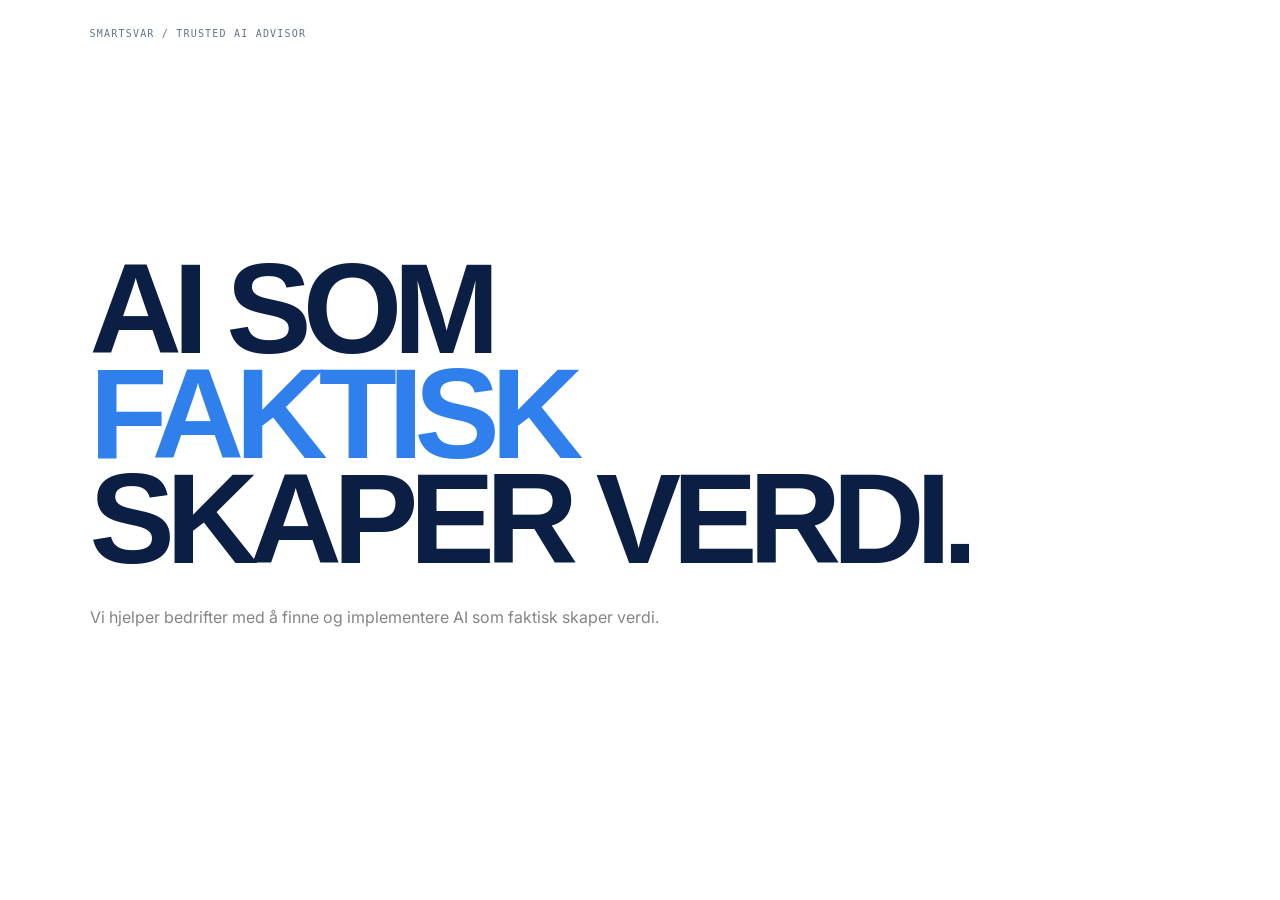
<file: index.html>
<!doctype html>
<html lang="no">
  <head>
    <meta charset="UTF-8" />
    <meta name="viewport" content="width=device-width, initial-scale=1.0" />
    <meta name="theme-color" content="#FFFFFF" />
    <meta name="description" content="SmartSvar hjelper bedrifter med å finne, bygge og implementere AI som skaper målbar verdi." />
    <meta name="robots" content="index,follow" />
    <link rel="canonical" href="https://smartsvar.no/" />
    <meta property="og:type" content="website" />
    <meta property="og:title" content="SmartSvar | AI Consulting og AI Agent Development" />
    <meta property="og:description" content="AI som faktisk skaper verdi." />
    <meta property="og:site_name" content="SmartSvar" />
    <meta property="og:locale" content="nb_NO" />
    <meta property="og:url" content="https://smartsvar.no/" />
    <meta name="twitter:card" content="summary" />
    <meta name="twitter:title" content="SmartSvar | AI-løsninger for bedrifter" />
    <meta name="twitter:description" content="AI consulting, AI-agenter og automatisering for moderne virksomheter." />
    <link rel="preconnect" href="https://fonts.googleapis.com" />
    <link rel="preconnect" href="https://fonts.gstatic.com" crossorigin />
    <link rel="preload" as="style" href="https://fonts.googleapis.com/css2?family=DM+Mono:wght@400&family=Inter:wght@400;500;600&family=Space+Grotesk:wght@500;600;700&display=swap" onload="this.onload=null;this.rel='stylesheet'" />
    <noscript><link rel="stylesheet" href="https://fonts.googleapis.com/css2?family=DM+Mono:wght@400&family=Inter:wght@400;500;600&family=Space+Grotesk:wght@500;600;700&display=swap" /></noscript>
    <link rel="icon" href="data:image/svg+xml,%3Csvg xmlns='http://www.w3.org/2000/svg' viewBox='0 0 64 64'%3E%3Crect width='64' height='64' rx='12' fill='%230B1F44'/%3E%3Cpath d='M43 17c-4-3-8-4-13-4-12 0-21 8-21 19s9 19 21 19c5 0 10-1 13-4l-5-6c-2 2-5 3-8 3-6 0-11-5-11-12s5-12 11-12c3 0 6 1 8 3z' fill='%232F80ED'/%3E%3C/svg%3E" />
    <script type="application/ld+json">{"@context":"https://schema.org","@type":"ProfessionalService","name":"SmartSvar","description":"SmartSvar hjelper bedrifter med å finne, bygge og implementere AI som skaper målbar verdi.","url":"https://smartsvar.no/","areaServed":"Worldwide","address":{"@type":"PostalAddress","addressLocality":"Oslo","addressCountry":"NO"}}</script>
    <script type="application/ld+json">{"@context":"https://schema.org","@type":"WebSite","name":"SmartSvar","url":"https://smartsvar.no/","description":"SmartSvar tilbyr AI-rådgivning, AI-agentutvikling og automatisering for bedrifter.","inLanguage":"nb"}</script>
    <title>SmartSvar | AI Consulting og AI Agent Development</title>
  <style>#boot-fallback{position:fixed;inset:0;z-index:9999;background:#fff;color:#0B1F44;padding:28px 7vw;display:flex;flex-direction:column;justify-content:center;font-family:Inter,Arial,sans-serif}#boot-fallback span{position:absolute;top:28px;left:7vw;font:10px monospace;letter-spacing:.12em;color:#63748D}#boot-fallback strong{font:600 clamp(4.5rem,10vw,10rem)/.82 Arial,sans-serif;letter-spacing:-.07em}#boot-fallback em{font-style:normal;color:#2F80ED}#boot-fallback p{margin-top:35px;color:#858585;font-size:16px}</style></head>
  <body>
    <script>window.dataLayer=window.dataLayer||[];</script>
    <div id="boot-fallback"><span>SMARTSVAR / TRUSTED AI ADVISOR</span><strong>AI SOM<br><em>FAKTISK</em><br>SKAPER VERDI.</strong><p>Vi hjelper bedrifter med å finne og implementere AI som faktisk skaper verdi.</p></div>
    <div id="root"></div>
    <script type="module" src="/src/main-ai.jsx"></script>
  </body>
</html>
</file>
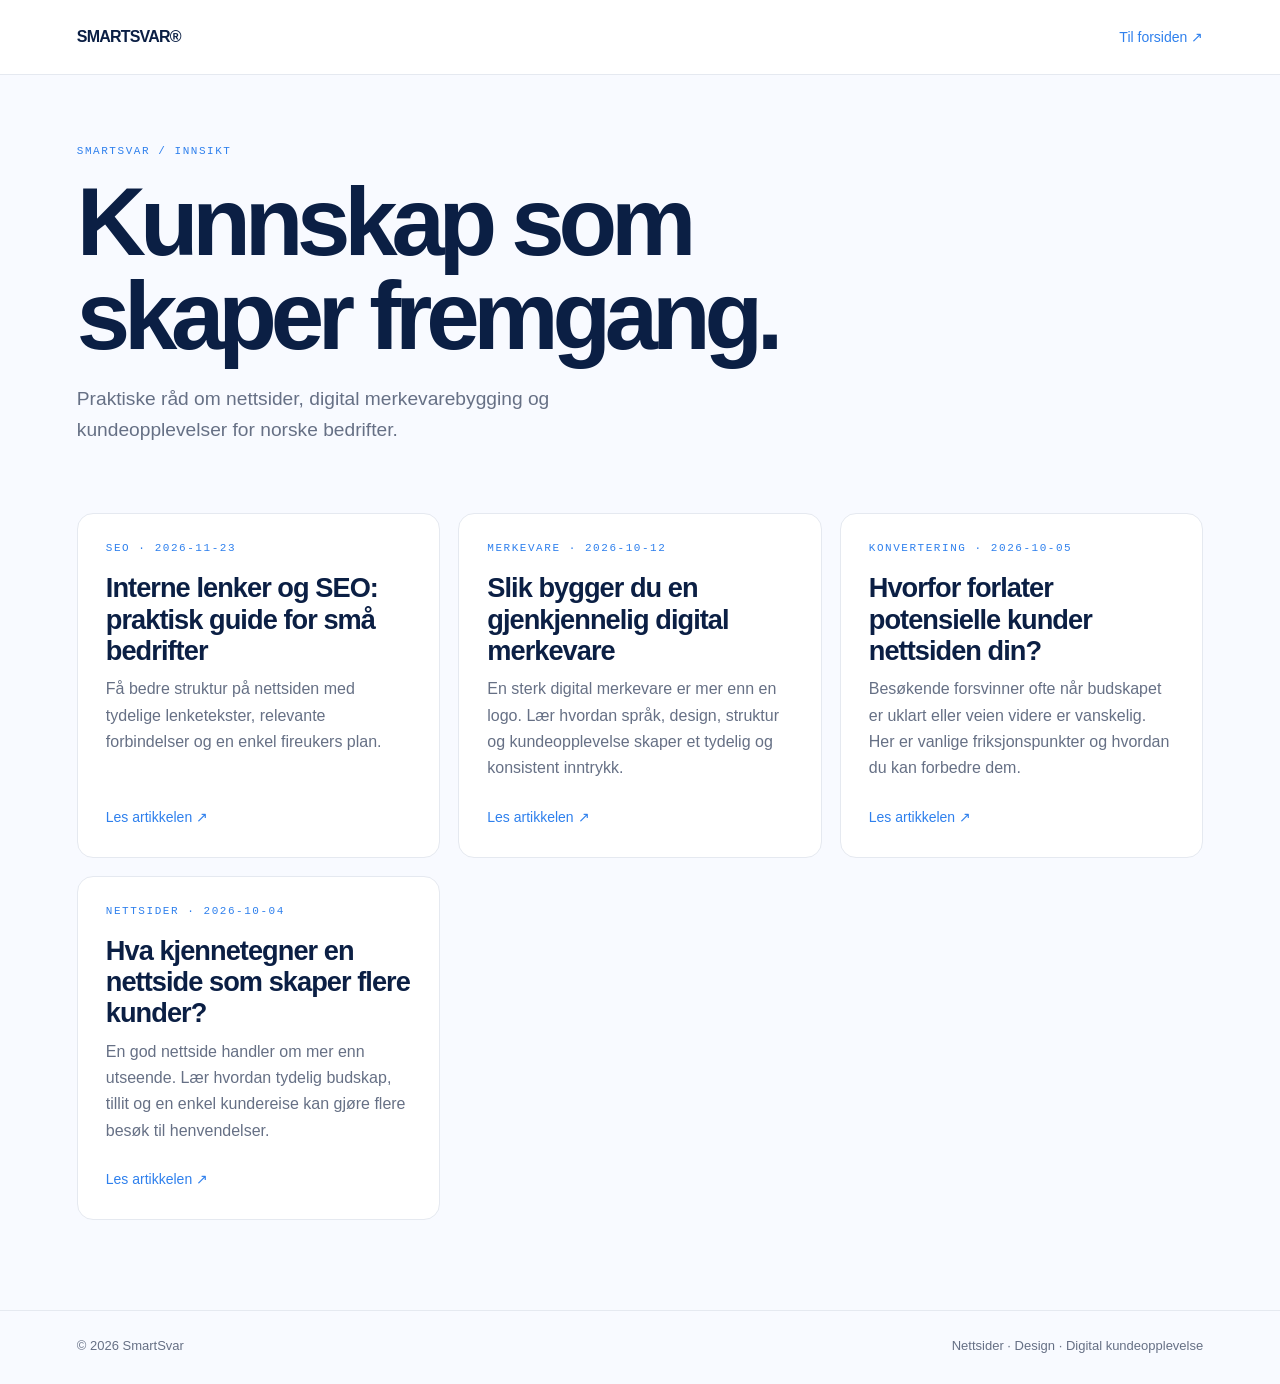
<file: public/blog/index.html>
<!doctype html>
<html lang="no"><head><meta charset="utf-8"><meta name="viewport" content="width=device-width, initial-scale=1"><title>Artikler og innsikt | SmartSvar</title><meta name="description" content="Praktiske råd om nettsider, digital merkevarebygging og kundeopplevelser for norske bedrifter."><link rel="canonical" href="https://smartsvar.no/blog/"><meta property="og:title" content="Artikler og innsikt | SmartSvar"><meta property="og:description" content="Praktiske råd om nettsider, digital merkevarebygging og kundeopplevelser."><style>
:root{--ink:#0b1f44;--blue:#2f80ed;--muted:#667085;--line:#e5e9f0}*{box-sizing:border-box}body{margin:0;background:#f8faff;color:var(--ink);font-family:Inter,Arial,sans-serif;line-height:1.65}.top{padding:24px 6vw;border-bottom:1px solid var(--line);display:flex;justify-content:space-between;align-items:center;background:#fff}.brand{font-weight:800;letter-spacing:-.05em;color:var(--ink);text-decoration:none}.top a:last-child{color:var(--blue);text-decoration:none;font-size:14px}.hero{padding:70px 6vw 48px;max-width:1000px}.eyebrow{text-transform:uppercase;letter-spacing:.14em;font:11px monospace;color:var(--blue)}h1{font-size:clamp(3rem,8vw,6rem);line-height:.98;letter-spacing:-.065em;margin:18px 0}.hero p{font-size:1.2rem;color:#667085;max-width:620px}.grid{display:grid;grid-template-columns:repeat(auto-fit,minmax(280px,1fr));gap:18px;padding:0 6vw 90px}.card{display:flex;flex-direction:column;min-height:270px;background:#fff;border:1px solid var(--line);border-radius:16px;padding:28px;color:inherit;text-decoration:none;transition:transform .2s,border-color .2s}.card:hover{transform:translateY(-3px);border-color:#9bbdf4}.card h2{font-size:1.7rem;line-height:1.15;letter-spacing:-.035em;margin:18px 0 10px}.card p{color:#667085;margin:0 0 24px}.card span{color:var(--blue);margin-top:auto;font-size:14px}.empty{color:var(--muted)}.footer{border-top:1px solid var(--line);padding:24px 6vw;color:var(--muted);font-size:13px;display:flex;justify-content:space-between;gap:16px;flex-wrap:wrap}
</style></head><body><header class="top"><a class="brand" href="/">SMARTSVAR®</a><a href="/">Til forsiden ↗</a></header><main><section class="hero"><div class="eyebrow">SMARTSVAR / INNSIKT</div><h1>Kunnskap som<br>skaper fremgang.</h1><p>Praktiske råd om nettsider, digital merkevarebygging og kundeopplevelser for norske bedrifter.</p></section><section class="grid"><a class="card" href="/blog/interne-lenker-seo/"><div class="eyebrow">SEO · 2026-11-23</div><h2>Interne lenker og SEO: praktisk guide for små bedrifter</h2><p>Få bedre struktur på nettsiden med tydelige lenketekster, relevante forbindelser og en enkel fireukers plan.</p><span>Les artikkelen ↗</span></a>
<a class="card" href="/blog/slik-bygger-du-en-gjenkjennelig-merkevare/"><div class="eyebrow">Merkevare · 2026-10-12</div><h2>Slik bygger du en gjenkjennelig digital merkevare</h2><p>En sterk digital merkevare er mer enn en logo. Lær hvordan språk, design, struktur og kundeopplevelse skaper et tydelig og konsistent inntrykk.</p><span>Les artikkelen ↗</span></a>
<a class="card" href="/blog/derfor-forlater-kunder-nettsiden/"><div class="eyebrow">Konvertering · 2026-10-05</div><h2>Hvorfor forlater potensielle kunder nettsiden din?</h2><p>Besøkende forsvinner ofte når budskapet er uklart eller veien videre er vanskelig. Her er vanlige friksjonspunkter og hvordan du kan forbedre dem.</p><span>Les artikkelen ↗</span></a>
<a class="card" href="/blog/nettside-som-skaper-kunder/"><div class="eyebrow">Nettsider · 2026-10-04</div><h2>Hva kjennetegner en nettside som skaper flere kunder?</h2><p>En god nettside handler om mer enn utseende. Lær hvordan tydelig budskap, tillit og en enkel kundereise kan gjøre flere besøk til henvendelser.</p><span>Les artikkelen ↗</span></a></section></main><footer class="footer"><span>© 2026 SmartSvar</span><span>Nettsider · Design · Digital kundeopplevelse</span></footer></body></html>
</file>
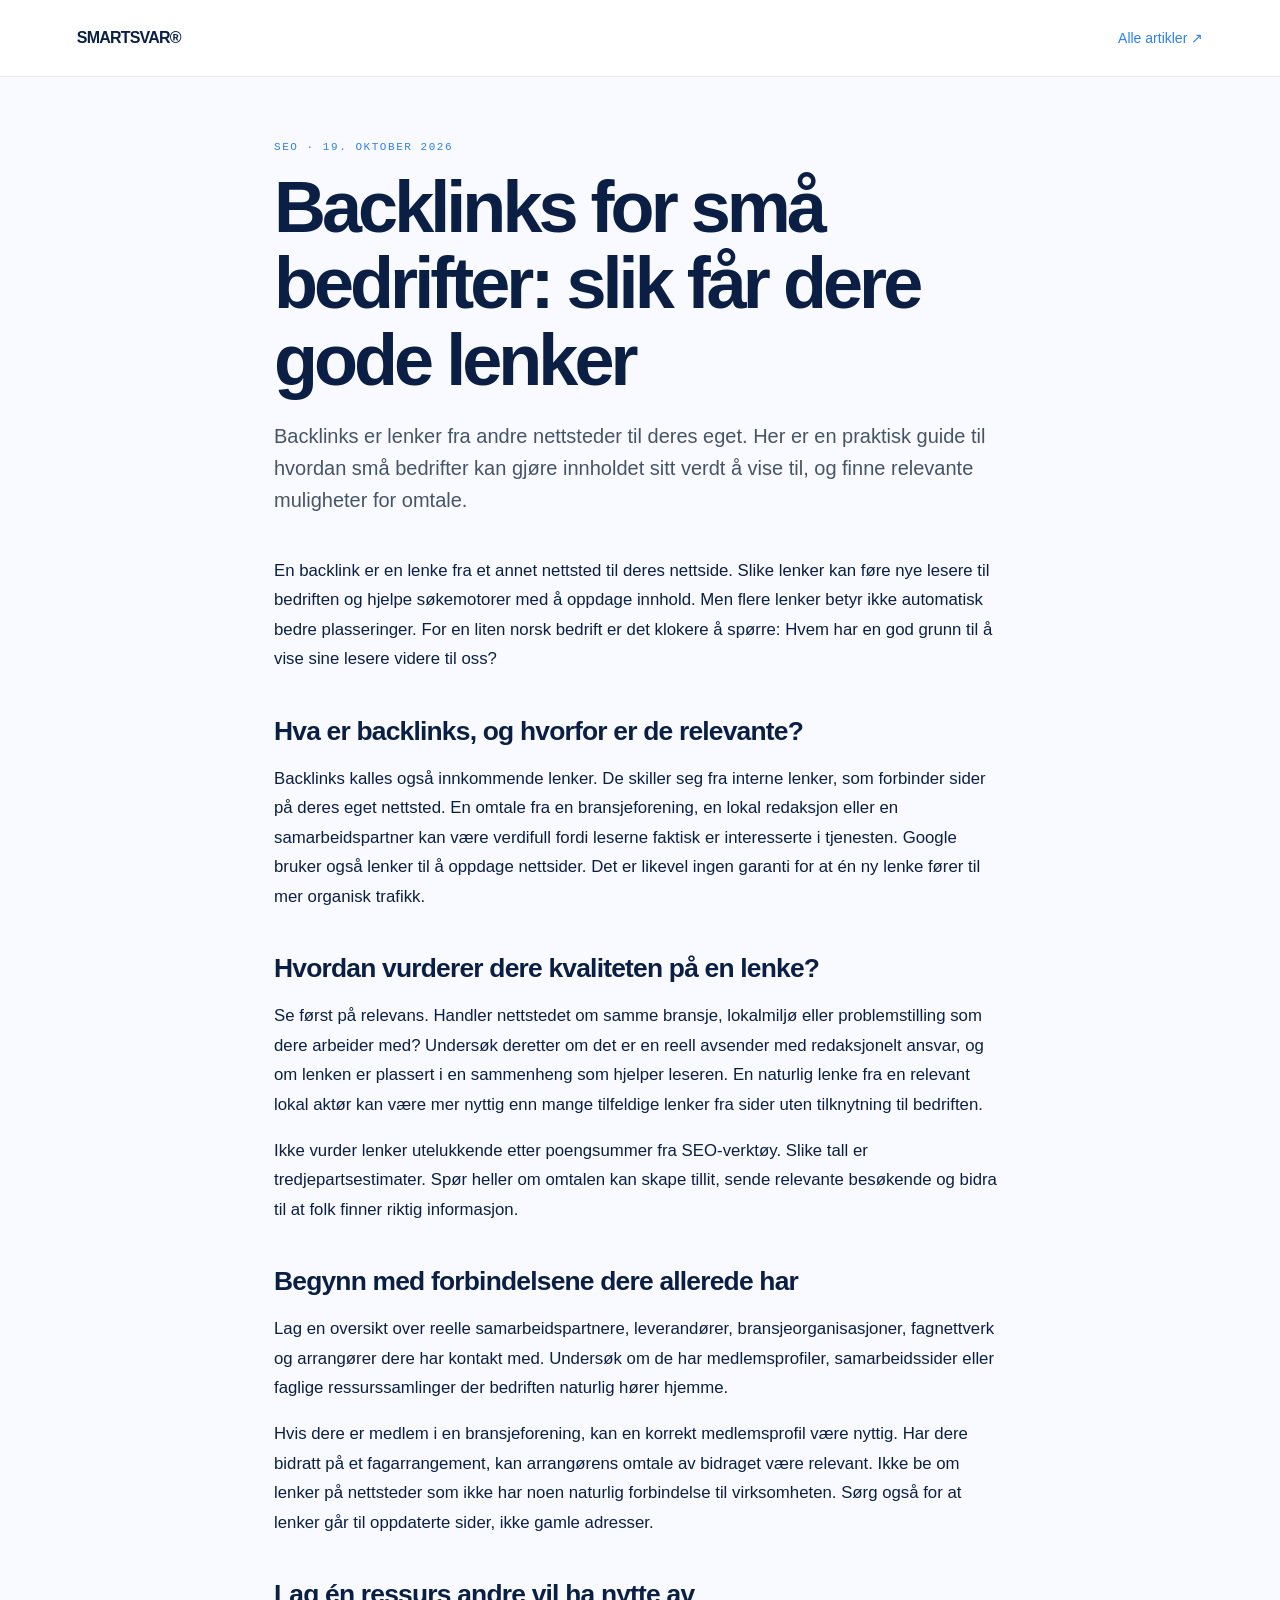
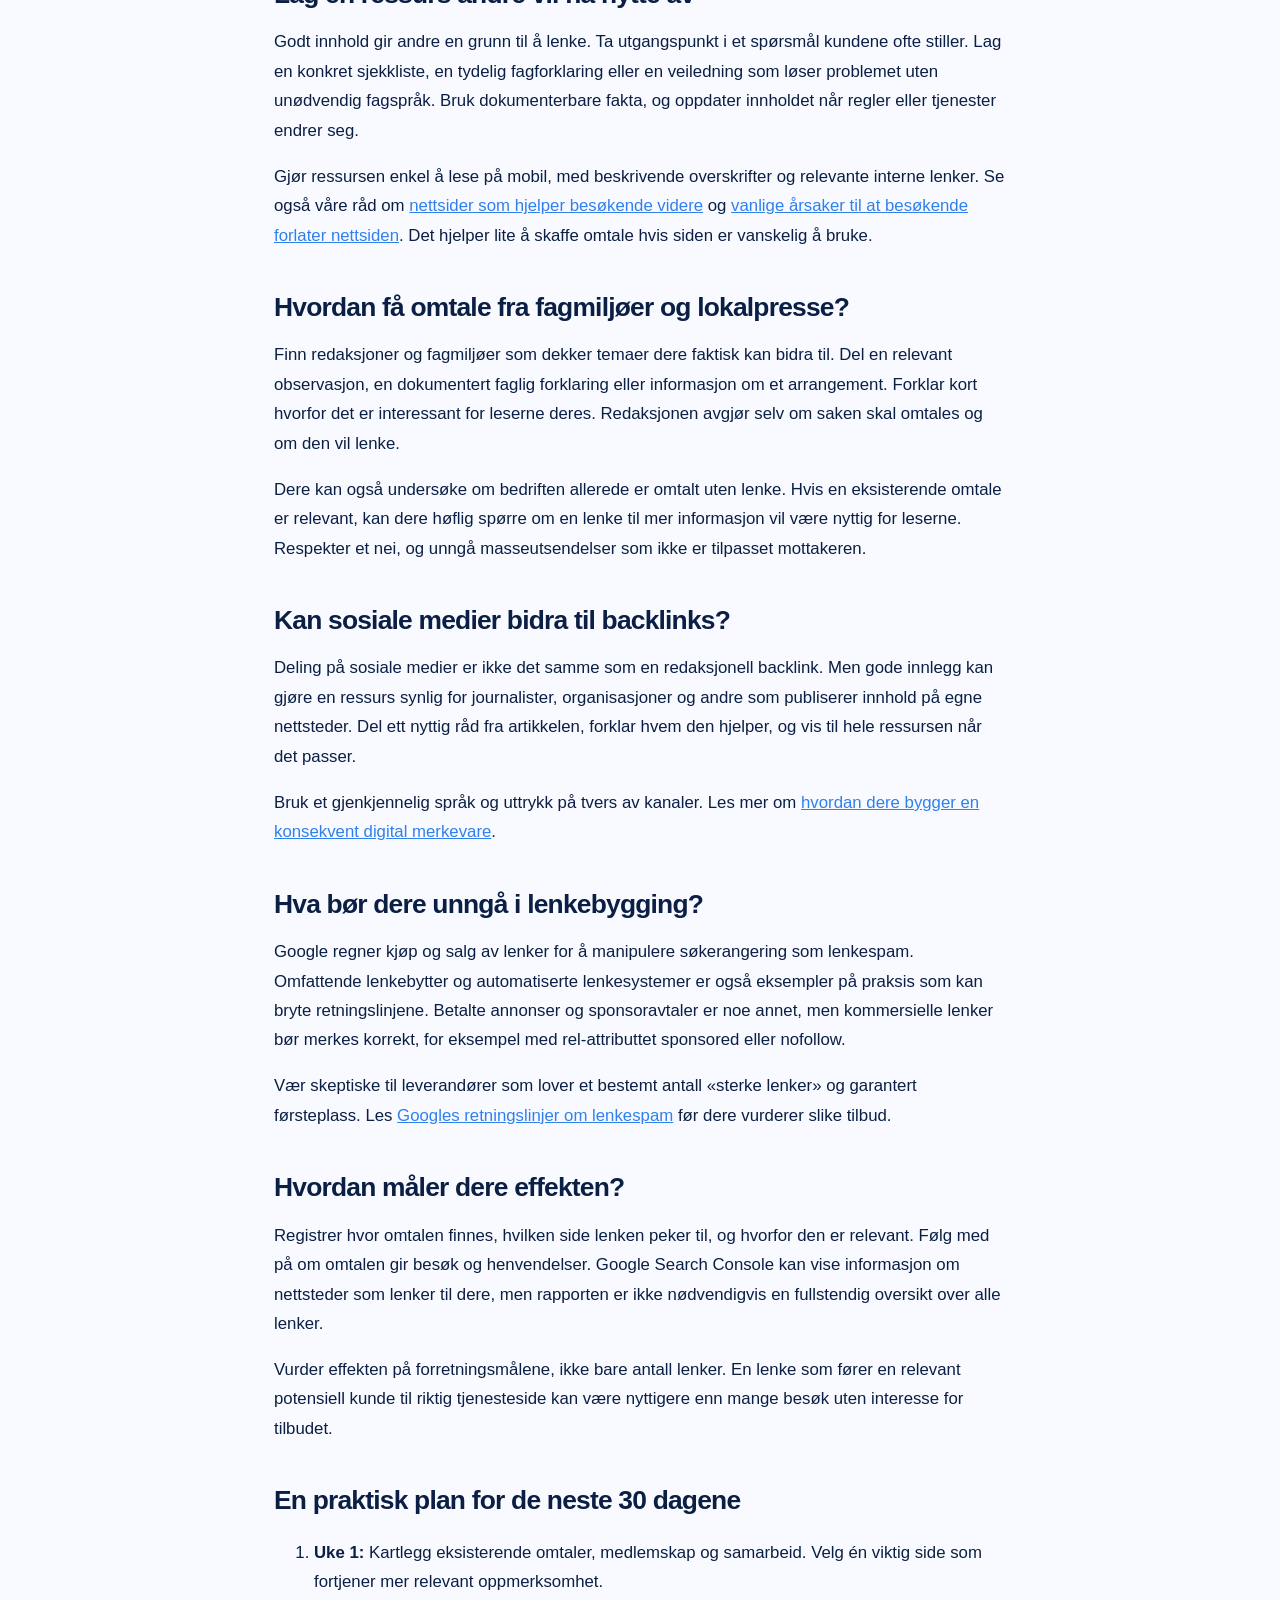
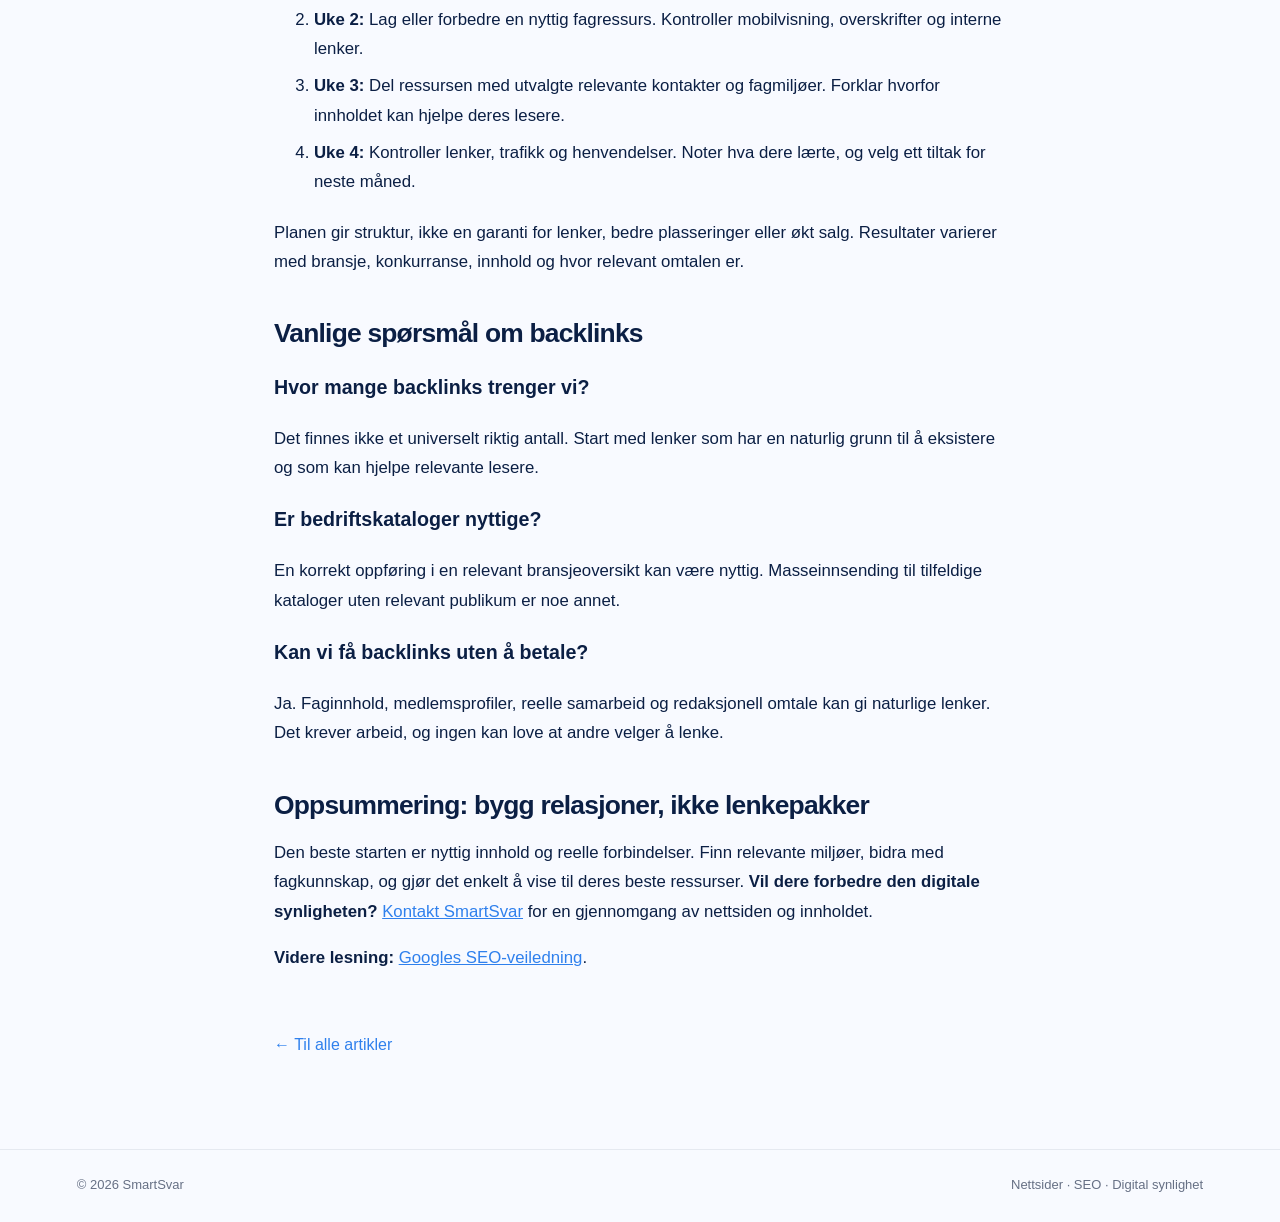
<file: public/blog/backlinks-for-sma-bedrifter/index.html>
<!doctype html><html lang="no"><head><meta charset="utf-8"><meta name="viewport" content="width=device-width, initial-scale=1"><title>Backlinks for små bedrifter: slik får dere gode lenker | SmartSvar</title><meta name="description" content="Lær hvordan små norske bedrifter kan skaffe relevante backlinks gjennom samarbeid, faginnhold og lokal omtale, uten kjøpte lenker eller snarveier."><meta name="robots" content="index,follow"><link rel="canonical" href="https://smartsvar.no/blog/backlinks-for-sma-bedrifter/"><meta property="og:type" content="article"><meta property="og:title" content="Backlinks for små bedrifter: slik får dere gode lenker"><meta property="og:description" content="Lær hvordan små norske bedrifter kan skaffe relevante backlinks gjennom samarbeid, faginnhold og lokal omtale, uten kjøpte lenker eller snarveier."><meta property="og:url" content="https://smartsvar.no/blog/backlinks-for-sma-bedrifter/"><meta property="og:site_name" content="SmartSvar"><meta property="og:locale" content="nb_NO"><style>
:root{color-scheme:light;--ink:#0b1f44;--blue:#2f80ed;--muted:#667085;--line:#e5e9f0}*{box-sizing:border-box}body{margin:0;background:#f8faff;color:var(--ink);font-family:Inter,Arial,sans-serif;line-height:1.75}.top{padding:24px 6vw;border-bottom:1px solid var(--line);display:flex;justify-content:space-between;align-items:center;background:#fff}.brand{font-weight:800;letter-spacing:-.05em;color:var(--ink);text-decoration:none}.top a:last-child{color:var(--blue);text-decoration:none;font-size:14px}.article{max-width:780px;margin:0 auto;padding:64px 24px 90px}.eyebrow{text-transform:uppercase;letter-spacing:.14em;font:11px monospace;color:var(--blue)}h1{font-size:clamp(2.4rem,6vw,4.5rem);line-height:1.06;letter-spacing:-.055em;margin:16px 0 22px} .intro{font-size:1.25rem;color:#475467;line-height:1.6}.body{margin-top:40px;font-size:1.05rem}.body h2{font-size:1.65rem;letter-spacing:-.03em;line-height:1.2;margin:42px 0 14px}.body a{color:var(--blue)}.body li{padding:4px 0}.back{display:inline-block;margin-top:42px;color:var(--blue);text-decoration:none}.footer{border-top:1px solid var(--line);padding:24px 6vw;color:var(--muted);font-size:13px;display:flex;justify-content:space-between;gap:16px;flex-wrap:wrap}@media(max-width:600px){.article{padding-top:40px}.top{padding:18px 22px}}
</style><script type="application/ld+json">{"@context":"https://schema.org","@type":"Article","headline":"Backlinks for små bedrifter: slik får dere gode lenker","description":"Lær hvordan små norske bedrifter kan skaffe relevante backlinks gjennom samarbeid, faginnhold og lokal omtale, uten kjøpte lenker eller snarveier.","datePublished":"2026-10-19","dateModified":"2026-10-19","inLanguage":"nb-NO","mainEntityOfPage":{"@type":"WebPage","@id":"https://smartsvar.no/blog/backlinks-for-sma-bedrifter/"},"author":{"@type":"Organization","name":"SmartSvar","url":"https://smartsvar.no/"},"publisher":{"@type":"Organization","name":"SmartSvar","url":"https://smartsvar.no/"}}</script></head><body><header class="top"><a class="brand" href="/">SMARTSVAR®</a><a href="/blog/">Alle artikler ↗</a></header><main class="article"><div class="eyebrow">SEO · <time datetime="2026-10-19">19. oktober 2026</time></div><h1>Backlinks for små bedrifter: slik får dere gode lenker</h1><p class="intro">Backlinks er lenker fra andre nettsteder til deres eget. Her er en praktisk guide til hvordan små bedrifter kan gjøre innholdet sitt verdt å vise til, og finne relevante muligheter for omtale.</p><div class="body">
<p>En backlink er en lenke fra et annet nettsted til deres nettside. Slike lenker kan føre nye lesere til bedriften og hjelpe søkemotorer med å oppdage innhold. Men flere lenker betyr ikke automatisk bedre plasseringer. For en liten norsk bedrift er det klokere å spørre: Hvem har en god grunn til å vise sine lesere videre til oss?</p>
<h2>Hva er backlinks, og hvorfor er de relevante?</h2>
<p>Backlinks kalles også innkommende lenker. De skiller seg fra interne lenker, som forbinder sider på deres eget nettsted. En omtale fra en bransjeforening, en lokal redaksjon eller en samarbeidspartner kan være verdifull fordi leserne faktisk er interesserte i tjenesten. Google bruker også lenker til å oppdage nettsider. Det er likevel ingen garanti for at én ny lenke fører til mer organisk trafikk.</p>
<h2>Hvordan vurderer dere kvaliteten på en lenke?</h2>
<p>Se først på relevans. Handler nettstedet om samme bransje, lokalmiljø eller problemstilling som dere arbeider med? Undersøk deretter om det er en reell avsender med redaksjonelt ansvar, og om lenken er plassert i en sammenheng som hjelper leseren. En naturlig lenke fra en relevant lokal aktør kan være mer nyttig enn mange tilfeldige lenker fra sider uten tilknytning til bedriften.</p>
<p>Ikke vurder lenker utelukkende etter poengsummer fra SEO-verktøy. Slike tall er tredjepartsestimater. Spør heller om omtalen kan skape tillit, sende relevante besøkende og bidra til at folk finner riktig informasjon.</p>
<h2>Begynn med forbindelsene dere allerede har</h2>
<p>Lag en oversikt over reelle samarbeidspartnere, leverandører, bransjeorganisasjoner, fagnettverk og arrangører dere har kontakt med. Undersøk om de har medlemsprofiler, samarbeidssider eller faglige ressurssamlinger der bedriften naturlig hører hjemme.</p>
<p>Hvis dere er medlem i en bransjeforening, kan en korrekt medlemsprofil være nyttig. Har dere bidratt på et fagarrangement, kan arrangørens omtale av bidraget være relevant. Ikke be om lenker på nettsteder som ikke har noen naturlig forbindelse til virksomheten. Sørg også for at lenker går til oppdaterte sider, ikke gamle adresser.</p>
<h2>Lag én ressurs andre vil ha nytte av</h2>
<p>Godt innhold gir andre en grunn til å lenke. Ta utgangspunkt i et spørsmål kundene ofte stiller. Lag en konkret sjekkliste, en tydelig fagforklaring eller en veiledning som løser problemet uten unødvendig fagspråk. Bruk dokumenterbare fakta, og oppdater innholdet når regler eller tjenester endrer seg.</p>
<p>Gjør ressursen enkel å lese på mobil, med beskrivende overskrifter og relevante interne lenker. Se også våre råd om <a href="/blog/nettside-som-skaper-kunder/">nettsider som hjelper besøkende videre</a> og <a href="/blog/derfor-forlater-kunder-nettsiden/">vanlige årsaker til at besøkende forlater nettsiden</a>. Det hjelper lite å skaffe omtale hvis siden er vanskelig å bruke.</p>
<h2>Hvordan få omtale fra fagmiljøer og lokalpresse?</h2>
<p>Finn redaksjoner og fagmiljøer som dekker temaer dere faktisk kan bidra til. Del en relevant observasjon, en dokumentert faglig forklaring eller informasjon om et arrangement. Forklar kort hvorfor det er interessant for leserne deres. Redaksjonen avgjør selv om saken skal omtales og om den vil lenke.</p>
<p>Dere kan også undersøke om bedriften allerede er omtalt uten lenke. Hvis en eksisterende omtale er relevant, kan dere høflig spørre om en lenke til mer informasjon vil være nyttig for leserne. Respekter et nei, og unngå masseutsendelser som ikke er tilpasset mottakeren.</p>
<h2>Kan sosiale medier bidra til backlinks?</h2>
<p>Deling på sosiale medier er ikke det samme som en redaksjonell backlink. Men gode innlegg kan gjøre en ressurs synlig for journalister, organisasjoner og andre som publiserer innhold på egne nettsteder. Del ett nyttig råd fra artikkelen, forklar hvem den hjelper, og vis til hele ressursen når det passer.</p>
<p>Bruk et gjenkjennelig språk og uttrykk på tvers av kanaler. Les mer om <a href="/blog/slik-bygger-du-en-gjenkjennelig-merkevare/">hvordan dere bygger en konsekvent digital merkevare</a>.</p>
<h2>Hva bør dere unngå i lenkebygging?</h2>
<p>Google regner kjøp og salg av lenker for å manipulere søkerangering som lenkespam. Omfattende lenkebytter og automatiserte lenkesystemer er også eksempler på praksis som kan bryte retningslinjene. Betalte annonser og sponsoravtaler er noe annet, men kommersielle lenker bør merkes korrekt, for eksempel med rel-attributtet sponsored eller nofollow.</p>
<p>Vær skeptiske til leverandører som lover et bestemt antall «sterke lenker» og garantert førsteplass. Les <a href="https://developers.google.com/search/docs/essentials/spam-policies">Googles retningslinjer om lenkespam</a> før dere vurderer slike tilbud.</p>
<h2>Hvordan måler dere effekten?</h2>
<p>Registrer hvor omtalen finnes, hvilken side lenken peker til, og hvorfor den er relevant. Følg med på om omtalen gir besøk og henvendelser. Google Search Console kan vise informasjon om nettsteder som lenker til dere, men rapporten er ikke nødvendigvis en fullstendig oversikt over alle lenker.</p>
<p>Vurder effekten på forretningsmålene, ikke bare antall lenker. En lenke som fører en relevant potensiell kunde til riktig tjenesteside kan være nyttigere enn mange besøk uten interesse for tilbudet.</p>
<h2>En praktisk plan for de neste 30 dagene</h2>
<ol>
<li><strong>Uke 1:</strong> Kartlegg eksisterende omtaler, medlemskap og samarbeid. Velg én viktig side som fortjener mer relevant oppmerksomhet.</li>
<li><strong>Uke 2:</strong> Lag eller forbedre en nyttig fagressurs. Kontroller mobilvisning, overskrifter og interne lenker.</li>
<li><strong>Uke 3:</strong> Del ressursen med utvalgte relevante kontakter og fagmiljøer. Forklar hvorfor innholdet kan hjelpe deres lesere.</li>
<li><strong>Uke 4:</strong> Kontroller lenker, trafikk og henvendelser. Noter hva dere lærte, og velg ett tiltak for neste måned.</li>
</ol>
<p>Planen gir struktur, ikke en garanti for lenker, bedre plasseringer eller økt salg. Resultater varierer med bransje, konkurranse, innhold og hvor relevant omtalen er.</p>
<h2>Vanlige spørsmål om backlinks</h2>
<h3>Hvor mange backlinks trenger vi?</h3><p>Det finnes ikke et universelt riktig antall. Start med lenker som har en naturlig grunn til å eksistere og som kan hjelpe relevante lesere.</p>
<h3>Er bedriftskataloger nyttige?</h3><p>En korrekt oppføring i en relevant bransjeoversikt kan være nyttig. Masseinnsending til tilfeldige kataloger uten relevant publikum er noe annet.</p>
<h3>Kan vi få backlinks uten å betale?</h3><p>Ja. Faginnhold, medlemsprofiler, reelle samarbeid og redaksjonell omtale kan gi naturlige lenker. Det krever arbeid, og ingen kan love at andre velger å lenke.</p>
<h2>Oppsummering: bygg relasjoner, ikke lenkepakker</h2>
<p>Den beste starten er nyttig innhold og reelle forbindelser. Finn relevante miljøer, bidra med fagkunnskap, og gjør det enkelt å vise til deres beste ressurser. <strong>Vil dere forbedre den digitale synligheten?</strong> <a href="/#contact">Kontakt SmartSvar</a> for en gjennomgang av nettsiden og innholdet.</p>
<p><strong>Videre lesning:</strong> <a href="https://developers.google.com/search/docs/fundamentals/seo-starter-guide">Googles SEO-veiledning</a>.</p></div><a class="back" href="/blog/">← Til alle artikler</a></main><footer class="footer"><span>© 2026 SmartSvar</span><span>Nettsider · SEO · Digital synlighet</span></footer></body></html>
</file>
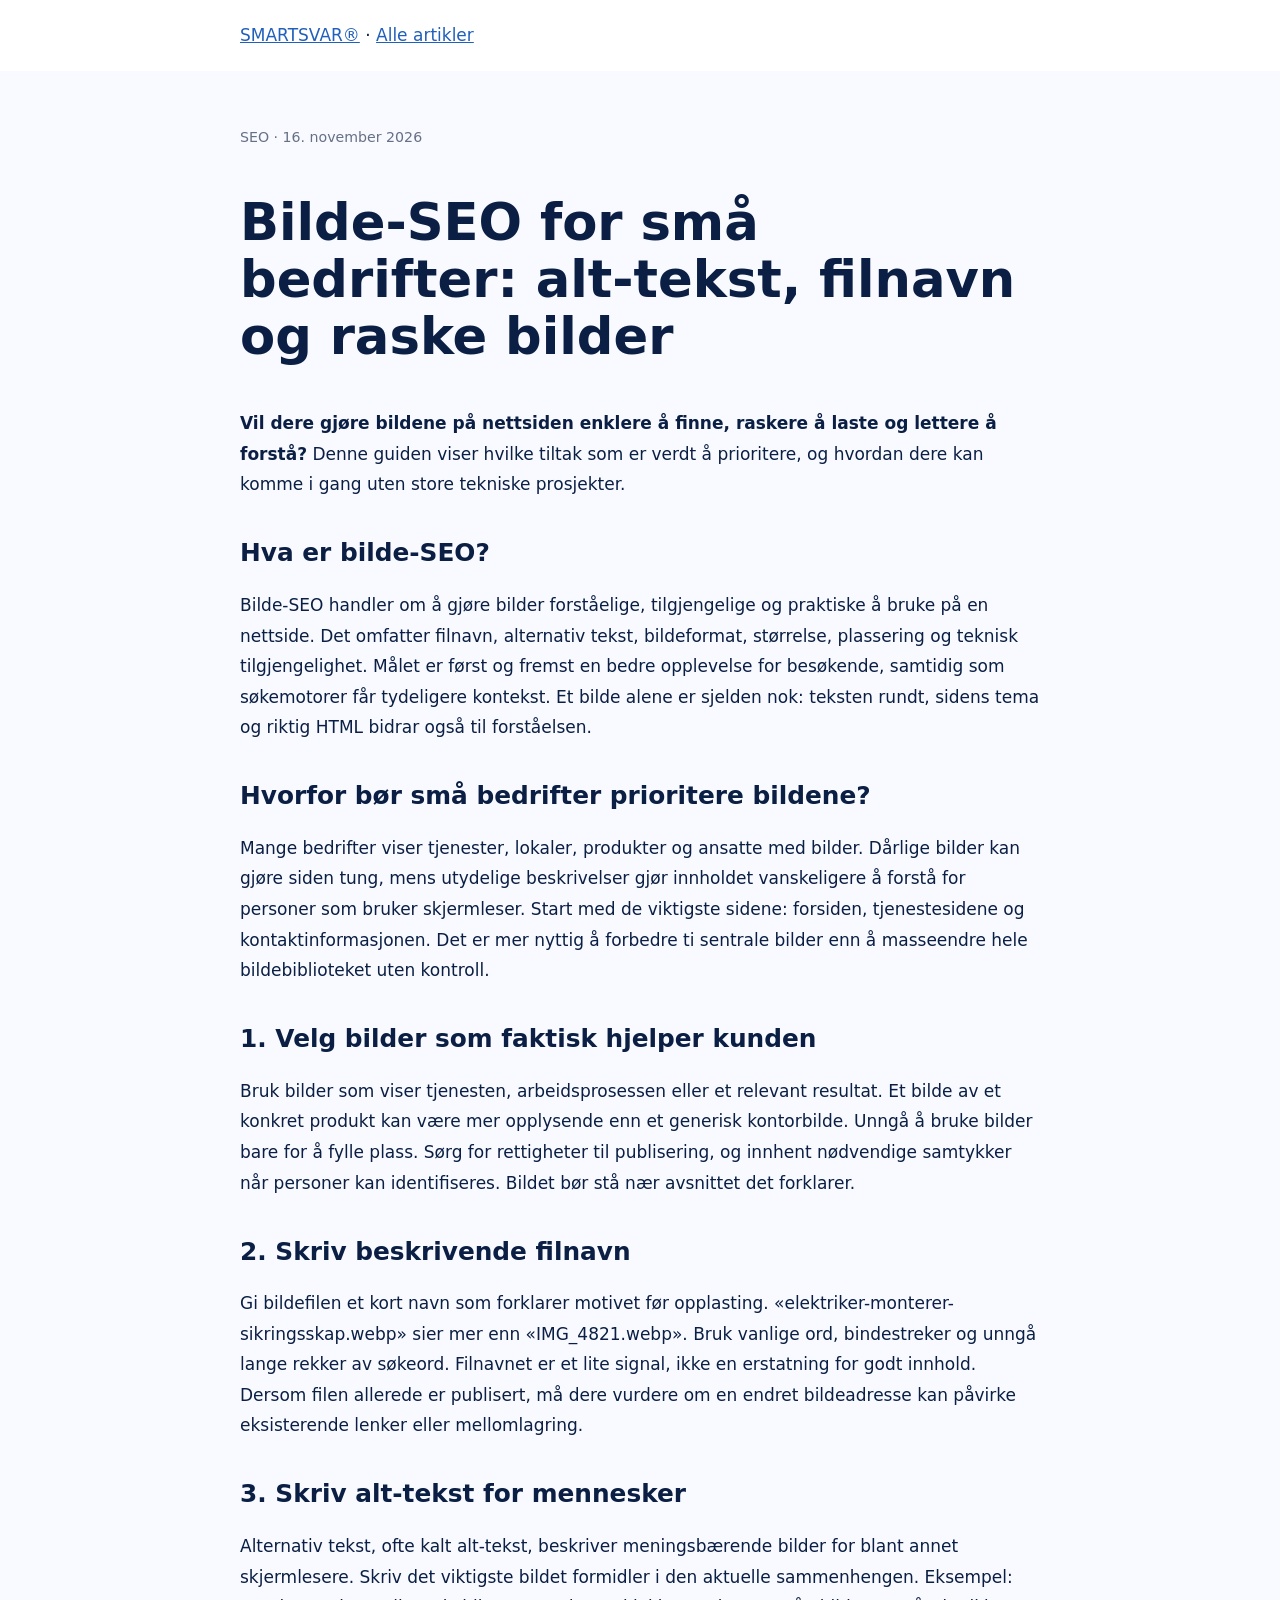
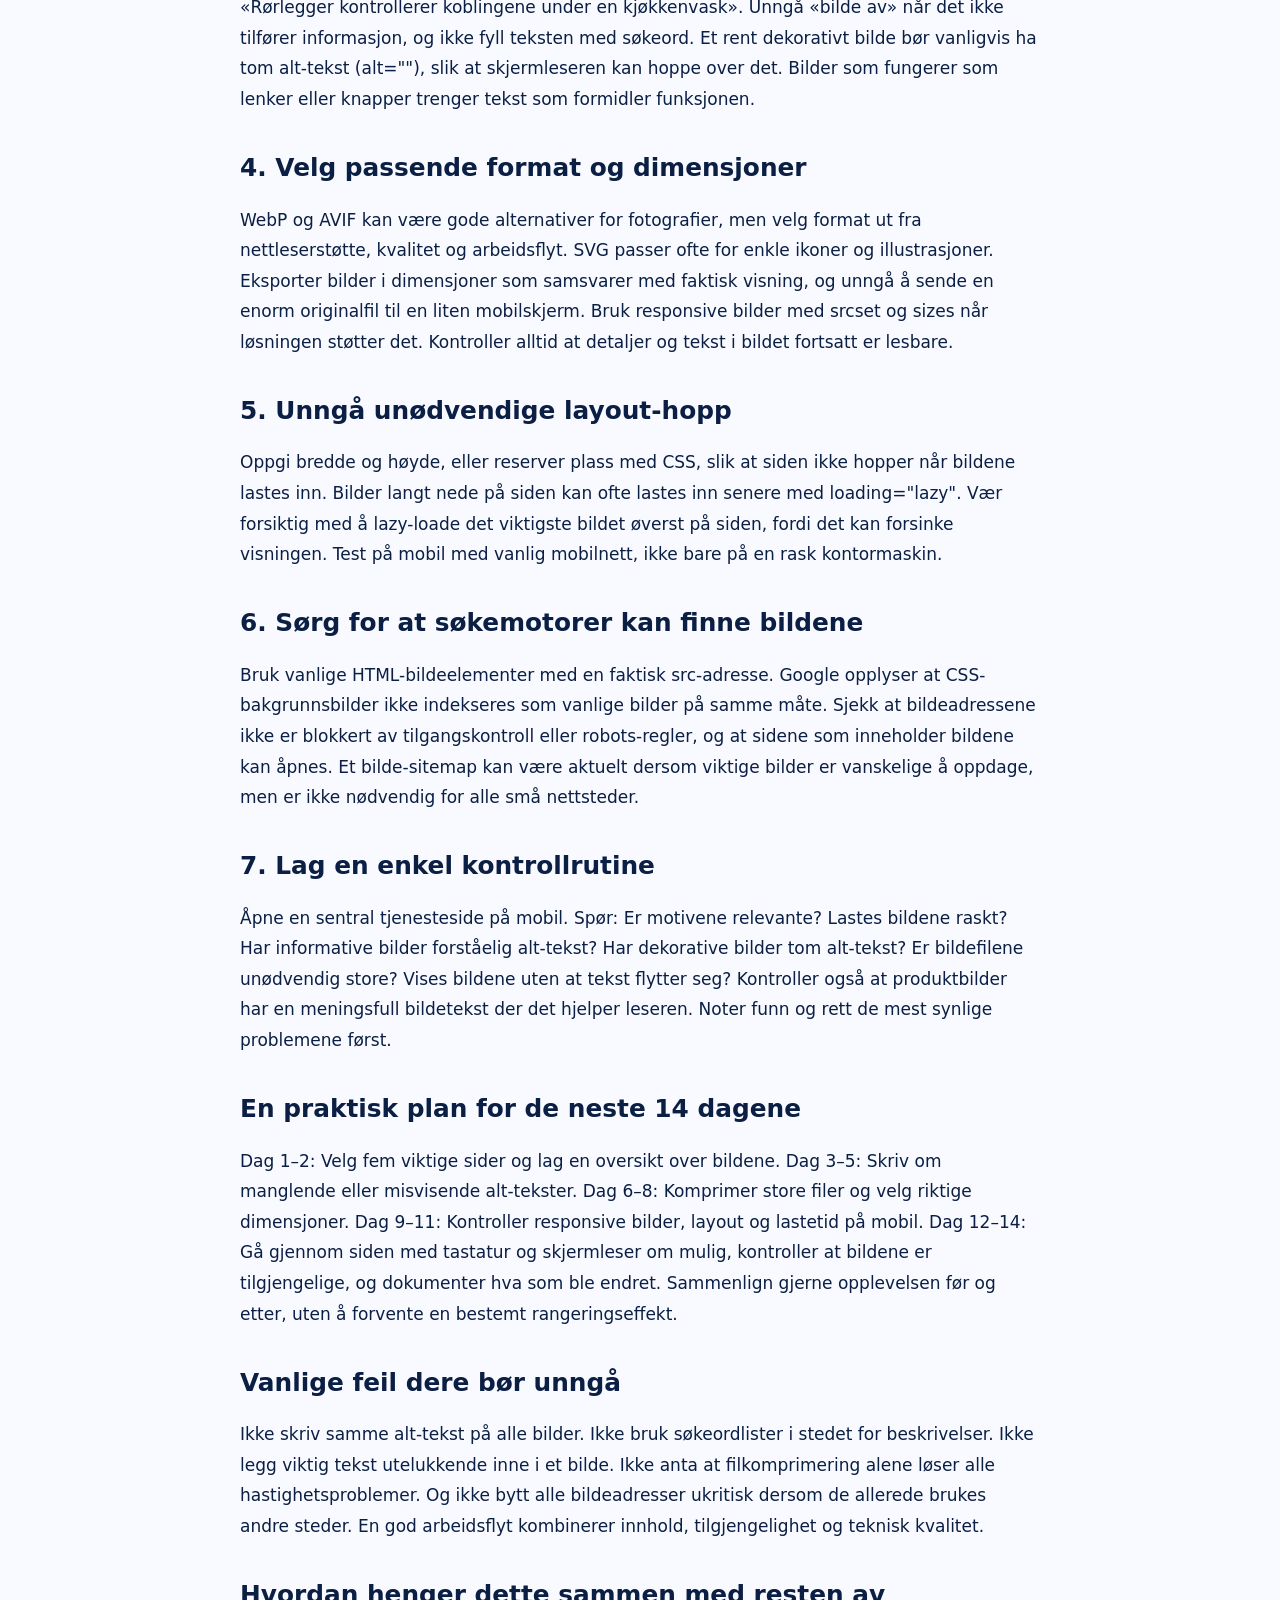
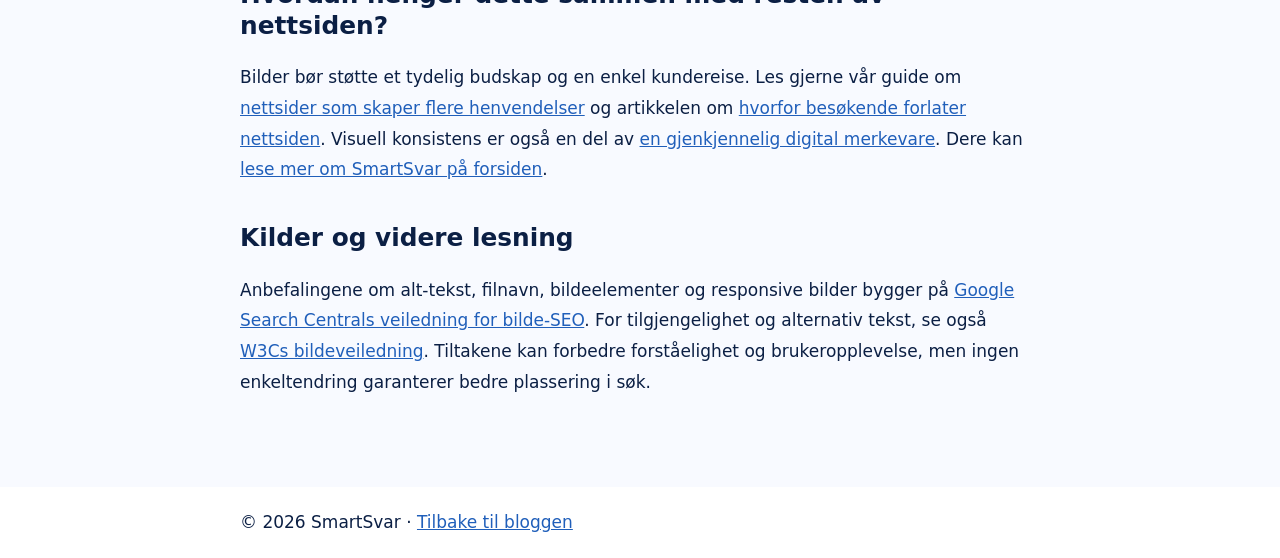
<file: public/blog/bilde-seo-alt-tekst-nettside/index.html>
<!doctype html><html lang="no"><head><meta charset="utf-8"><meta name="viewport" content="width=device-width,initial-scale=1"><title>Bilde-SEO for små bedrifter: alt-tekst og raske bilder | SmartSvar</title><meta name="description" content="Lær bilde-SEO for nettsiden: skriv god alt-tekst, velg filnavn og bildeformat, forbedre hastigheten og følg en praktisk 14-dagers sjekkliste."><link rel="canonical" href="https://smartsvar.no/blog/bilde-seo-alt-tekst-nettside/"><meta property="og:title" content="Bilde-SEO for små bedrifter: alt-tekst og raske bilder | SmartSvar"><meta property="og:description" content="Lær bilde-SEO for nettsiden: skriv god alt-tekst, velg filnavn og bildeformat, forbedre hastigheten og følg en praktisk 14-dagers sjekkliste."><meta property="og:type" content="article"><meta property="og:url" content="https://smartsvar.no/blog/bilde-seo-alt-tekst-nettside/"><script type="application/ld+json">{"@context":"https://schema.org","@type":"Article","headline":"Bilde-SEO for små bedrifter: alt-tekst, filnavn og raske bilder","description":"Lær bilde-SEO for nettsiden: skriv god alt-tekst, velg filnavn og bildeformat, forbedre hastigheten og følg en praktisk 14-dagers sjekkliste.","datePublished":"2026-11-16","dateModified":"2026-11-16","inLanguage":"nb-NO","author":{"@type":"Organization","name":"SmartSvar"},"publisher":{"@type":"Organization","name":"SmartSvar"},"mainEntityOfPage":{"@type":"WebPage","@id":"https://smartsvar.no/blog/bilde-seo-alt-tekst-nettside/"}}</script><style>body{margin:0;background:#f8faff;color:#0b1f44;font:17px/1.8 system-ui,Arial,sans-serif}header,footer{padding:20px max(20px,calc((100% - 800px)/2));background:white}a{color:#205fba}main{max-width:800px;margin:50px auto 90px;padding:0 20px}h1{font-size:clamp(2rem,5vw,3.2rem);line-height:1.12}h2{font-size:1.55rem;margin-top:2.4rem;line-height:1.25}p{margin:1rem 0}small{color:#667085}</style></head><body><header><a href="/">SMARTSVAR®</a> · <a href="/blog/">Alle artikler</a></header><main><article><small>SEO · 16. november 2026</small><h1>Bilde-SEO for små bedrifter: alt-tekst, filnavn og raske bilder</h1><p><strong>Vil dere gjøre bildene på nettsiden enklere å finne, raskere å laste og lettere å forstå?</strong> Denne guiden viser hvilke tiltak som er verdt å prioritere, og hvordan dere kan komme i gang uten store tekniske prosjekter.</p><section><h2>Hva er bilde-SEO?</h2><p>Bilde-SEO handler om å gjøre bilder forståelige, tilgjengelige og praktiske å bruke på en nettside. Det omfatter filnavn, alternativ tekst, bildeformat, størrelse, plassering og teknisk tilgjengelighet. Målet er først og fremst en bedre opplevelse for besøkende, samtidig som søkemotorer får tydeligere kontekst. Et bilde alene er sjelden nok: teksten rundt, sidens tema og riktig HTML bidrar også til forståelsen.</p></section><section><h2>Hvorfor bør små bedrifter prioritere bildene?</h2><p>Mange bedrifter viser tjenester, lokaler, produkter og ansatte med bilder. Dårlige bilder kan gjøre siden tung, mens utydelige beskrivelser gjør innholdet vanskeligere å forstå for personer som bruker skjermleser. Start med de viktigste sidene: forsiden, tjenestesidene og kontaktinformasjonen. Det er mer nyttig å forbedre ti sentrale bilder enn å masseendre hele bildebiblioteket uten kontroll.</p></section><section><h2>1. Velg bilder som faktisk hjelper kunden</h2><p>Bruk bilder som viser tjenesten, arbeidsprosessen eller et relevant resultat. Et bilde av et konkret produkt kan være mer opplysende enn et generisk kontorbilde. Unngå å bruke bilder bare for å fylle plass. Sørg for rettigheter til publisering, og innhent nødvendige samtykker når personer kan identifiseres. Bildet bør stå nær avsnittet det forklarer.</p></section><section><h2>2. Skriv beskrivende filnavn</h2><p>Gi bildefilen et kort navn som forklarer motivet før opplasting. «elektriker-monterer-sikringsskap.webp» sier mer enn «IMG_4821.webp». Bruk vanlige ord, bindestreker og unngå lange rekker av søkeord. Filnavnet er et lite signal, ikke en erstatning for godt innhold. Dersom filen allerede er publisert, må dere vurdere om en endret bildeadresse kan påvirke eksisterende lenker eller mellomlagring.</p></section><section><h2>3. Skriv alt-tekst for mennesker</h2><p>Alternativ tekst, ofte kalt alt-tekst, beskriver meningsbærende bilder for blant annet skjermlesere. Skriv det viktigste bildet formidler i den aktuelle sammenhengen. Eksempel: «Rørlegger kontrollerer koblingene under en kjøkkenvask». Unngå «bilde av» når det ikke tilfører informasjon, og ikke fyll teksten med søkeord. Et rent dekorativt bilde bør vanligvis ha tom alt-tekst (alt=""), slik at skjermleseren kan hoppe over det. Bilder som fungerer som lenker eller knapper trenger tekst som formidler funksjonen.</p></section><section><h2>4. Velg passende format og dimensjoner</h2><p>WebP og AVIF kan være gode alternativer for fotografier, men velg format ut fra nettleserstøtte, kvalitet og arbeidsflyt. SVG passer ofte for enkle ikoner og illustrasjoner. Eksporter bilder i dimensjoner som samsvarer med faktisk visning, og unngå å sende en enorm originalfil til en liten mobilskjerm. Bruk responsive bilder med srcset og sizes når løsningen støtter det. Kontroller alltid at detaljer og tekst i bildet fortsatt er lesbare.</p></section><section><h2>5. Unngå unødvendige layout-hopp</h2><p>Oppgi bredde og høyde, eller reserver plass med CSS, slik at siden ikke hopper når bildene lastes inn. Bilder langt nede på siden kan ofte lastes inn senere med loading="lazy". Vær forsiktig med å lazy-loade det viktigste bildet øverst på siden, fordi det kan forsinke visningen. Test på mobil med vanlig mobilnett, ikke bare på en rask kontormaskin.</p></section><section><h2>6. Sørg for at søkemotorer kan finne bildene</h2><p>Bruk vanlige HTML-bildeelementer med en faktisk src-adresse. Google opplyser at CSS-bakgrunnsbilder ikke indekseres som vanlige bilder på samme måte. Sjekk at bildeadressene ikke er blokkert av tilgangskontroll eller robots-regler, og at sidene som inneholder bildene kan åpnes. Et bilde-sitemap kan være aktuelt dersom viktige bilder er vanskelige å oppdage, men er ikke nødvendig for alle små nettsteder.</p></section><section><h2>7. Lag en enkel kontrollrutine</h2><p>Åpne en sentral tjenesteside på mobil. Spør: Er motivene relevante? Lastes bildene raskt? Har informative bilder forståelig alt-tekst? Har dekorative bilder tom alt-tekst? Er bildefilene unødvendig store? Vises bildene uten at tekst flytter seg? Kontroller også at produktbilder har en meningsfull bildetekst der det hjelper leseren. Noter funn og rett de mest synlige problemene først.</p></section><section><h2>En praktisk plan for de neste 14 dagene</h2><p>Dag 1–2: Velg fem viktige sider og lag en oversikt over bildene. Dag 3–5: Skriv om manglende eller misvisende alt-tekster. Dag 6–8: Komprimer store filer og velg riktige dimensjoner. Dag 9–11: Kontroller responsive bilder, layout og lastetid på mobil. Dag 12–14: Gå gjennom siden med tastatur og skjermleser om mulig, kontroller at bildene er tilgjengelige, og dokumenter hva som ble endret. Sammenlign gjerne opplevelsen før og etter, uten å forvente en bestemt rangeringseffekt.</p></section><section><h2>Vanlige feil dere bør unngå</h2><p>Ikke skriv samme alt-tekst på alle bilder. Ikke bruk søkeordlister i stedet for beskrivelser. Ikke legg viktig tekst utelukkende inne i et bilde. Ikke anta at filkomprimering alene løser alle hastighetsproblemer. Og ikke bytt alle bildeadresser ukritisk dersom de allerede brukes andre steder. En god arbeidsflyt kombinerer innhold, tilgjengelighet og teknisk kvalitet.</p></section><section><h2>Hvordan henger dette sammen med resten av nettsiden?</h2><p>Bilder bør støtte et tydelig budskap og en enkel kundereise. Les gjerne vår guide om <a href="/blog/nettside-som-skaper-kunder/">nettsider som skaper flere henvendelser</a> og artikkelen om <a href="/blog/derfor-forlater-kunder-nettsiden/">hvorfor besøkende forlater nettsiden</a>. Visuell konsistens er også en del av <a href="/blog/slik-bygger-du-en-gjenkjennelig-merkevare/">en gjenkjennelig digital merkevare</a>. Dere kan <a href="/">lese mer om SmartSvar på forsiden</a>.</p></section><section><h2>Kilder og videre lesning</h2><p>Anbefalingene om alt-tekst, filnavn, bildeelementer og responsive bilder bygger på <a href="https://developers.google.com/search/docs/appearance/google-images">Google Search Centrals veiledning for bilde-SEO</a>. For tilgjengelighet og alternativ tekst, se også <a href="https://www.w3.org/WAI/tutorials/images/">W3Cs bildeveiledning</a>. Tiltakene kan forbedre forståelighet og brukeropplevelse, men ingen enkeltendring garanterer bedre plassering i søk.</p></section></article></main><footer>© 2026 SmartSvar · <a href="/blog/">Tilbake til bloggen</a></footer></body></html>
</file>
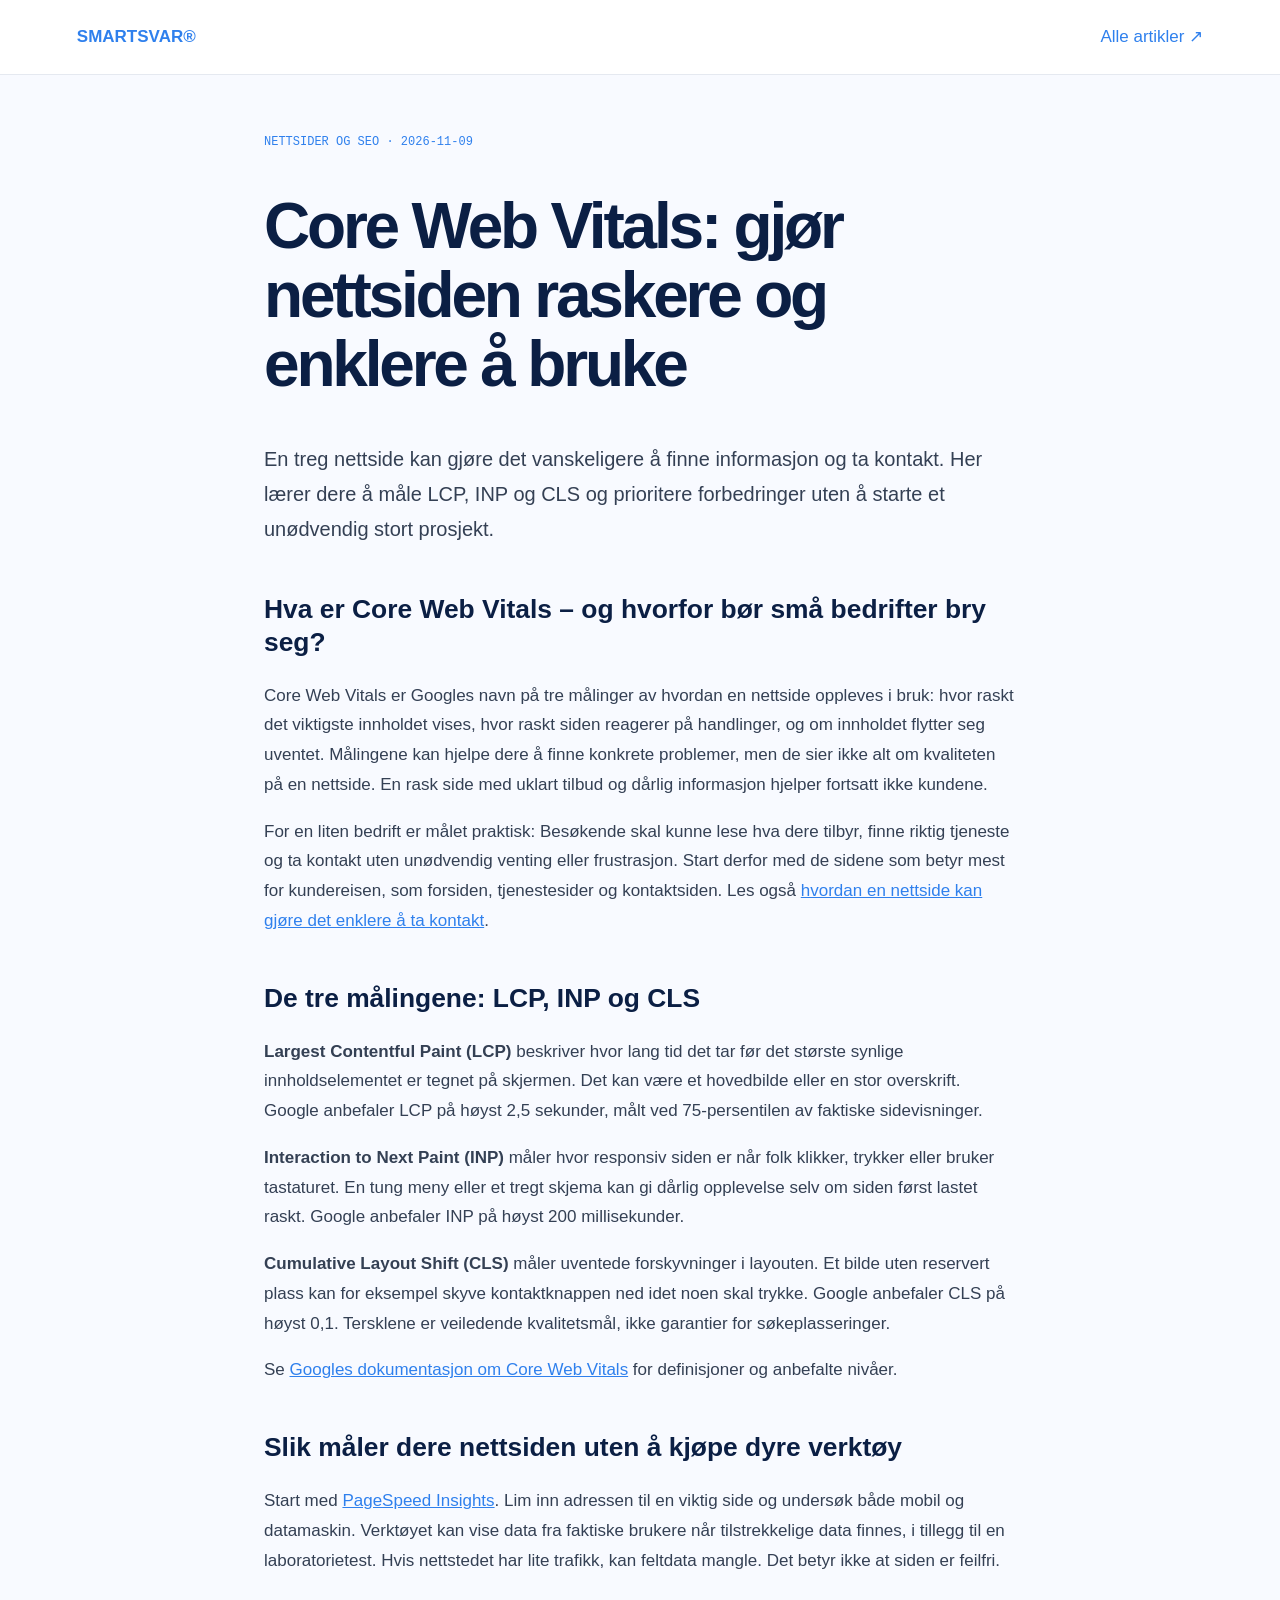
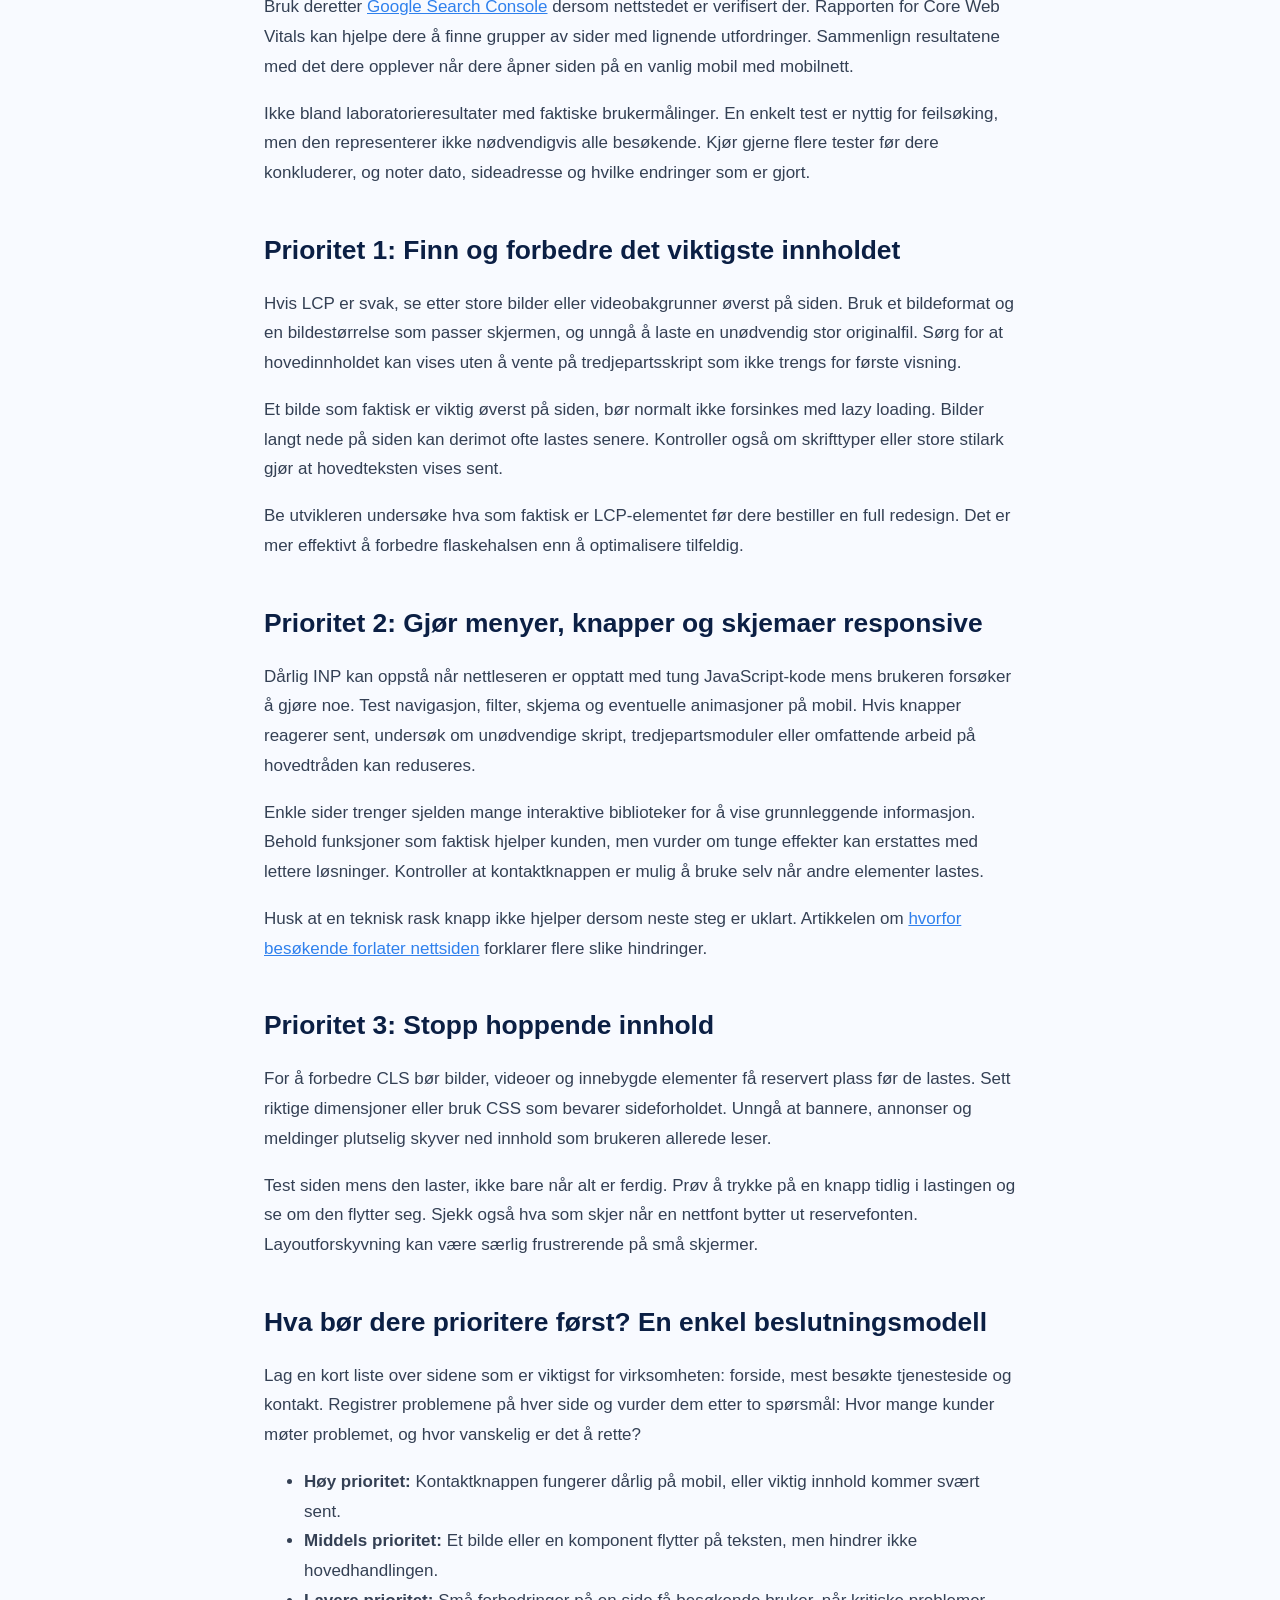
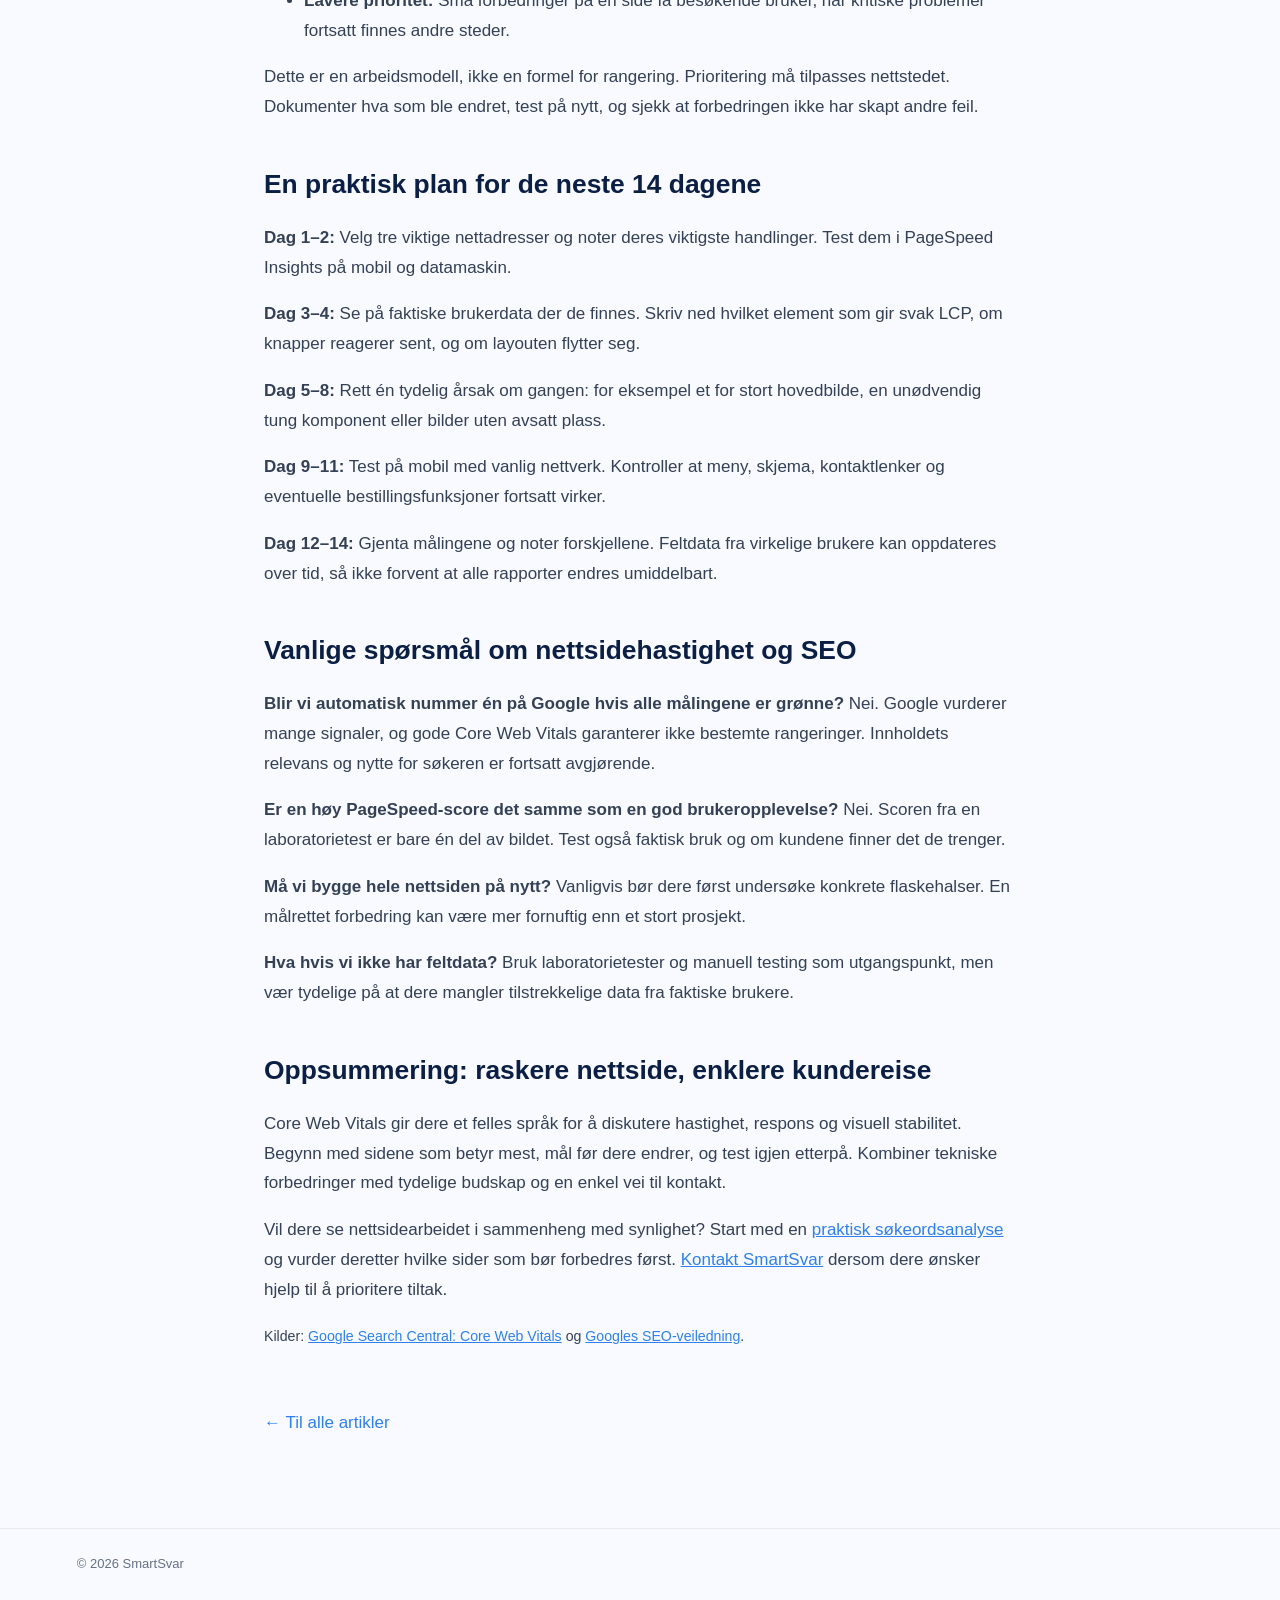
<file: public/blog/core-web-vitals-nettside-hastighet/index.html>
<!doctype html><html lang="no"><head><meta charset="utf-8"><meta name="viewport" content="width=device-width,initial-scale=1"><title>Core Web Vitals: gjør nettsiden raskere og enklere å bruke | SmartSvar</title><meta name="description" content="Lær hva LCP, INP og CLS betyr, hvordan dere måler nettsidens hastighet, og hvilke forbedringer små bedrifter bør prioritere."><meta name="robots" content="index,follow"><link rel="canonical" href="https://smartsvar.no/blog/core-web-vitals-nettside-hastighet/"><meta property="og:type" content="article"><meta property="og:title" content="Core Web Vitals: gjør nettsiden raskere og enklere å bruke"><meta property="og:description" content="Lær hva LCP, INP og CLS betyr, hvordan dere måler nettsidens hastighet, og hvilke forbedringer små bedrifter bør prioritere."><meta property="og:url" content="https://smartsvar.no/blog/core-web-vitals-nettside-hastighet/"><meta property="og:locale" content="nb_NO"><script type="application/ld+json">{"@context":"https://schema.org","@type":"Article","headline":"Core Web Vitals: gjør nettsiden raskere og enklere å bruke","description":"Lær hva LCP, INP og CLS betyr, hvordan dere måler nettsidens hastighet, og hvilke forbedringer små bedrifter bør prioritere.","inLanguage":"nb-NO","datePublished":"2026-11-09","dateModified":"2026-11-09","author":{"@type":"Organization","name":"SmartSvar","url":"https://smartsvar.no/"},"publisher":{"@type":"Organization","name":"SmartSvar","url":"https://smartsvar.no/"},"mainEntityOfPage":{"@type":"WebPage","@id":"https://smartsvar.no/blog/core-web-vitals-nettside-hastighet/"}}</script><style>:root{--ink:#0b1f44;--blue:#2f80ed;--line:#e5e9f0}*{box-sizing:border-box}body{margin:0;background:#f8faff;color:var(--ink);font:17px/1.75 Inter,Arial,sans-serif}.top{padding:22px 6vw;border-bottom:1px solid var(--line);display:flex;justify-content:space-between;background:white}.top a,.back{color:var(--blue);text-decoration:none}.brand{font-weight:800}.article{max-width:800px;margin:auto;padding:60px 24px 90px}.eyebrow{font:12px monospace;color:var(--blue);text-transform:uppercase}h1{font-size:clamp(2.3rem,6vw,4rem);line-height:1.08;letter-spacing:-.05em}h2{font-size:1.65rem;line-height:1.25;margin-top:46px}p,li{color:#344054}a{color:var(--blue)}.intro{font-size:1.25rem}.back{display:inline-block;margin-top:40px}.footer{border-top:1px solid var(--line);padding:24px 6vw;color:#667085;font-size:13px}</style></head><body><header class="top"><a class="brand" href="/">SMARTSVAR®</a><a href="/blog/">Alle artikler ↗</a></header><main class="article"><div class="eyebrow">Nettsider og SEO · 2026-11-09</div><h1>Core Web Vitals: gjør nettsiden raskere og enklere å bruke</h1><p class="intro">En treg nettside kan gjøre det vanskeligere å finne informasjon og ta kontakt. Her lærer dere å måle LCP, INP og CLS og prioritere forbedringer uten å starte et unødvendig stort prosjekt.</p><div class="body"><h2>Hva er Core Web Vitals – og hvorfor bør små bedrifter bry seg?</h2><p>Core Web Vitals er Googles navn på tre målinger av hvordan en nettside oppleves i bruk: hvor raskt det viktigste innholdet vises, hvor raskt siden reagerer på handlinger, og om innholdet flytter seg uventet. Målingene kan hjelpe dere å finne konkrete problemer, men de sier ikke alt om kvaliteten på en nettside. En rask side med uklart tilbud og dårlig informasjon hjelper fortsatt ikke kundene.</p><p>For en liten bedrift er målet praktisk: Besøkende skal kunne lese hva dere tilbyr, finne riktig tjeneste og ta kontakt uten unødvendig venting eller frustrasjon. Start derfor med de sidene som betyr mest for kundereisen, som forsiden, tjenestesider og kontaktsiden. Les også <a href="/blog/nettside-som-skaper-kunder/">hvordan en nettside kan gjøre det enklere å ta kontakt</a>.</p>
<h2>De tre målingene: LCP, INP og CLS</h2><p><strong>Largest Contentful Paint (LCP)</strong> beskriver hvor lang tid det tar før det største synlige innholdselementet er tegnet på skjermen. Det kan være et hovedbilde eller en stor overskrift. Google anbefaler LCP på høyst 2,5 sekunder, målt ved 75-persentilen av faktiske sidevisninger.</p><p><strong>Interaction to Next Paint (INP)</strong> måler hvor responsiv siden er når folk klikker, trykker eller bruker tastaturet. En tung meny eller et tregt skjema kan gi dårlig opplevelse selv om siden først lastet raskt. Google anbefaler INP på høyst 200 millisekunder.</p><p><strong>Cumulative Layout Shift (CLS)</strong> måler uventede forskyvninger i layouten. Et bilde uten reservert plass kan for eksempel skyve kontaktknappen ned idet noen skal trykke. Google anbefaler CLS på høyst 0,1. Tersklene er veiledende kvalitetsmål, ikke garantier for søkeplasseringer.</p><p>Se <a href="https://developers.google.com/search/docs/appearance/core-web-vitals" rel="noopener noreferrer">Googles dokumentasjon om Core Web Vitals</a> for definisjoner og anbefalte nivåer.</p>
<h2>Slik måler dere nettsiden uten å kjøpe dyre verktøy</h2><p>Start med <a href="https://pagespeed.web.dev/" rel="noopener noreferrer">PageSpeed Insights</a>. Lim inn adressen til en viktig side og undersøk både mobil og datamaskin. Verktøyet kan vise data fra faktiske brukere når tilstrekkelige data finnes, i tillegg til en laboratorietest. Hvis nettstedet har lite trafikk, kan feltdata mangle. Det betyr ikke at siden er feilfri.</p><p>Bruk deretter <a href="https://search.google.com/search-console/about" rel="noopener noreferrer">Google Search Console</a> dersom nettstedet er verifisert der. Rapporten for Core Web Vitals kan hjelpe dere å finne grupper av sider med lignende utfordringer. Sammenlign resultatene med det dere opplever når dere åpner siden på en vanlig mobil med mobilnett.</p><p>Ikke bland laboratorieresultater med faktiske brukermålinger. En enkelt test er nyttig for feilsøking, men den representerer ikke nødvendigvis alle besøkende. Kjør gjerne flere tester før dere konkluderer, og noter dato, sideadresse og hvilke endringer som er gjort.</p>
<h2>Prioritet 1: Finn og forbedre det viktigste innholdet</h2><p>Hvis LCP er svak, se etter store bilder eller videobakgrunner øverst på siden. Bruk et bildeformat og en bildestørrelse som passer skjermen, og unngå å laste en unødvendig stor originalfil. Sørg for at hovedinnholdet kan vises uten å vente på tredjepartsskript som ikke trengs for første visning.</p><p>Et bilde som faktisk er viktig øverst på siden, bør normalt ikke forsinkes med lazy loading. Bilder langt nede på siden kan derimot ofte lastes senere. Kontroller også om skrifttyper eller store stilark gjør at hovedteksten vises sent.</p><p>Be utvikleren undersøke hva som faktisk er LCP-elementet før dere bestiller en full redesign. Det er mer effektivt å forbedre flaskehalsen enn å optimalisere tilfeldig.</p>
<h2>Prioritet 2: Gjør menyer, knapper og skjemaer responsive</h2><p>Dårlig INP kan oppstå når nettleseren er opptatt med tung JavaScript-kode mens brukeren forsøker å gjøre noe. Test navigasjon, filter, skjema og eventuelle animasjoner på mobil. Hvis knapper reagerer sent, undersøk om unødvendige skript, tredjepartsmoduler eller omfattende arbeid på hovedtråden kan reduseres.</p><p>Enkle sider trenger sjelden mange interaktive biblioteker for å vise grunnleggende informasjon. Behold funksjoner som faktisk hjelper kunden, men vurder om tunge effekter kan erstattes med lettere løsninger. Kontroller at kontaktknappen er mulig å bruke selv når andre elementer lastes.</p><p>Husk at en teknisk rask knapp ikke hjelper dersom neste steg er uklart. Artikkelen om <a href="/blog/derfor-forlater-kunder-nettsiden/">hvorfor besøkende forlater nettsiden</a> forklarer flere slike hindringer.</p>
<h2>Prioritet 3: Stopp hoppende innhold</h2><p>For å forbedre CLS bør bilder, videoer og innebygde elementer få reservert plass før de lastes. Sett riktige dimensjoner eller bruk CSS som bevarer sideforholdet. Unngå at bannere, annonser og meldinger plutselig skyver ned innhold som brukeren allerede leser.</p><p>Test siden mens den laster, ikke bare når alt er ferdig. Prøv å trykke på en knapp tidlig i lastingen og se om den flytter seg. Sjekk også hva som skjer når en nettfont bytter ut reservefonten. Layoutforskyvning kan være særlig frustrerende på små skjermer.</p>
<h2>Hva bør dere prioritere først? En enkel beslutningsmodell</h2><p>Lag en kort liste over sidene som er viktigst for virksomheten: forside, mest besøkte tjenesteside og kontakt. Registrer problemene på hver side og vurder dem etter to spørsmål: Hvor mange kunder møter problemet, og hvor vanskelig er det å rette?</p><ul><li><strong>Høy prioritet:</strong> Kontaktknappen fungerer dårlig på mobil, eller viktig innhold kommer svært sent.</li><li><strong>Middels prioritet:</strong> Et bilde eller en komponent flytter på teksten, men hindrer ikke hovedhandlingen.</li><li><strong>Lavere prioritet:</strong> Små forbedringer på en side få besøkende bruker, når kritiske problemer fortsatt finnes andre steder.</li></ul><p>Dette er en arbeidsmodell, ikke en formel for rangering. Prioritering må tilpasses nettstedet. Dokumenter hva som ble endret, test på nytt, og sjekk at forbedringen ikke har skapt andre feil.</p>
<h2>En praktisk plan for de neste 14 dagene</h2><p><strong>Dag 1–2:</strong> Velg tre viktige nettadresser og noter deres viktigste handlinger. Test dem i PageSpeed Insights på mobil og datamaskin.</p><p><strong>Dag 3–4:</strong> Se på faktiske brukerdata der de finnes. Skriv ned hvilket element som gir svak LCP, om knapper reagerer sent, og om layouten flytter seg.</p><p><strong>Dag 5–8:</strong> Rett én tydelig årsak om gangen: for eksempel et for stort hovedbilde, en unødvendig tung komponent eller bilder uten avsatt plass.</p><p><strong>Dag 9–11:</strong> Test på mobil med vanlig nettverk. Kontroller at meny, skjema, kontaktlenker og eventuelle bestillingsfunksjoner fortsatt virker.</p><p><strong>Dag 12–14:</strong> Gjenta målingene og noter forskjellene. Feltdata fra virkelige brukere kan oppdateres over tid, så ikke forvent at alle rapporter endres umiddelbart.</p>
<h2>Vanlige spørsmål om nettsidehastighet og SEO</h2><p><strong>Blir vi automatisk nummer én på Google hvis alle målingene er grønne?</strong> Nei. Google vurderer mange signaler, og gode Core Web Vitals garanterer ikke bestemte rangeringer. Innholdets relevans og nytte for søkeren er fortsatt avgjørende.</p><p><strong>Er en høy PageSpeed-score det samme som en god brukeropplevelse?</strong> Nei. Scoren fra en laboratorietest er bare én del av bildet. Test også faktisk bruk og om kundene finner det de trenger.</p><p><strong>Må vi bygge hele nettsiden på nytt?</strong> Vanligvis bør dere først undersøke konkrete flaskehalser. En målrettet forbedring kan være mer fornuftig enn et stort prosjekt.</p><p><strong>Hva hvis vi ikke har feltdata?</strong> Bruk laboratorietester og manuell testing som utgangspunkt, men vær tydelige på at dere mangler tilstrekkelige data fra faktiske brukere.</p>
<h2>Oppsummering: raskere nettside, enklere kundereise</h2><p>Core Web Vitals gir dere et felles språk for å diskutere hastighet, respons og visuell stabilitet. Begynn med sidene som betyr mest, mål før dere endrer, og test igjen etterpå. Kombiner tekniske forbedringer med tydelige budskap og en enkel vei til kontakt.</p><p>Vil dere se nettsidearbeidet i sammenheng med synlighet? Start med en <a href="/blog/sokeordsanalyse-sma-bedrifter/">praktisk søkeordsanalyse</a> og vurder deretter hvilke sider som bør forbedres først. <a href="/#contact">Kontakt SmartSvar</a> dersom dere ønsker hjelp til å prioritere tiltak.</p><p><small>Kilder: <a href="https://developers.google.com/search/docs/appearance/core-web-vitals" rel="noopener noreferrer">Google Search Central: Core Web Vitals</a> og <a href="https://developers.google.com/search/docs/fundamentals/seo-starter-guide" rel="noopener noreferrer">Googles SEO-veiledning</a>.</small></p></div><a class="back" href="/blog/">← Til alle artikler</a></main><footer class="footer">© 2026 SmartSvar</footer></body></html>
</file>
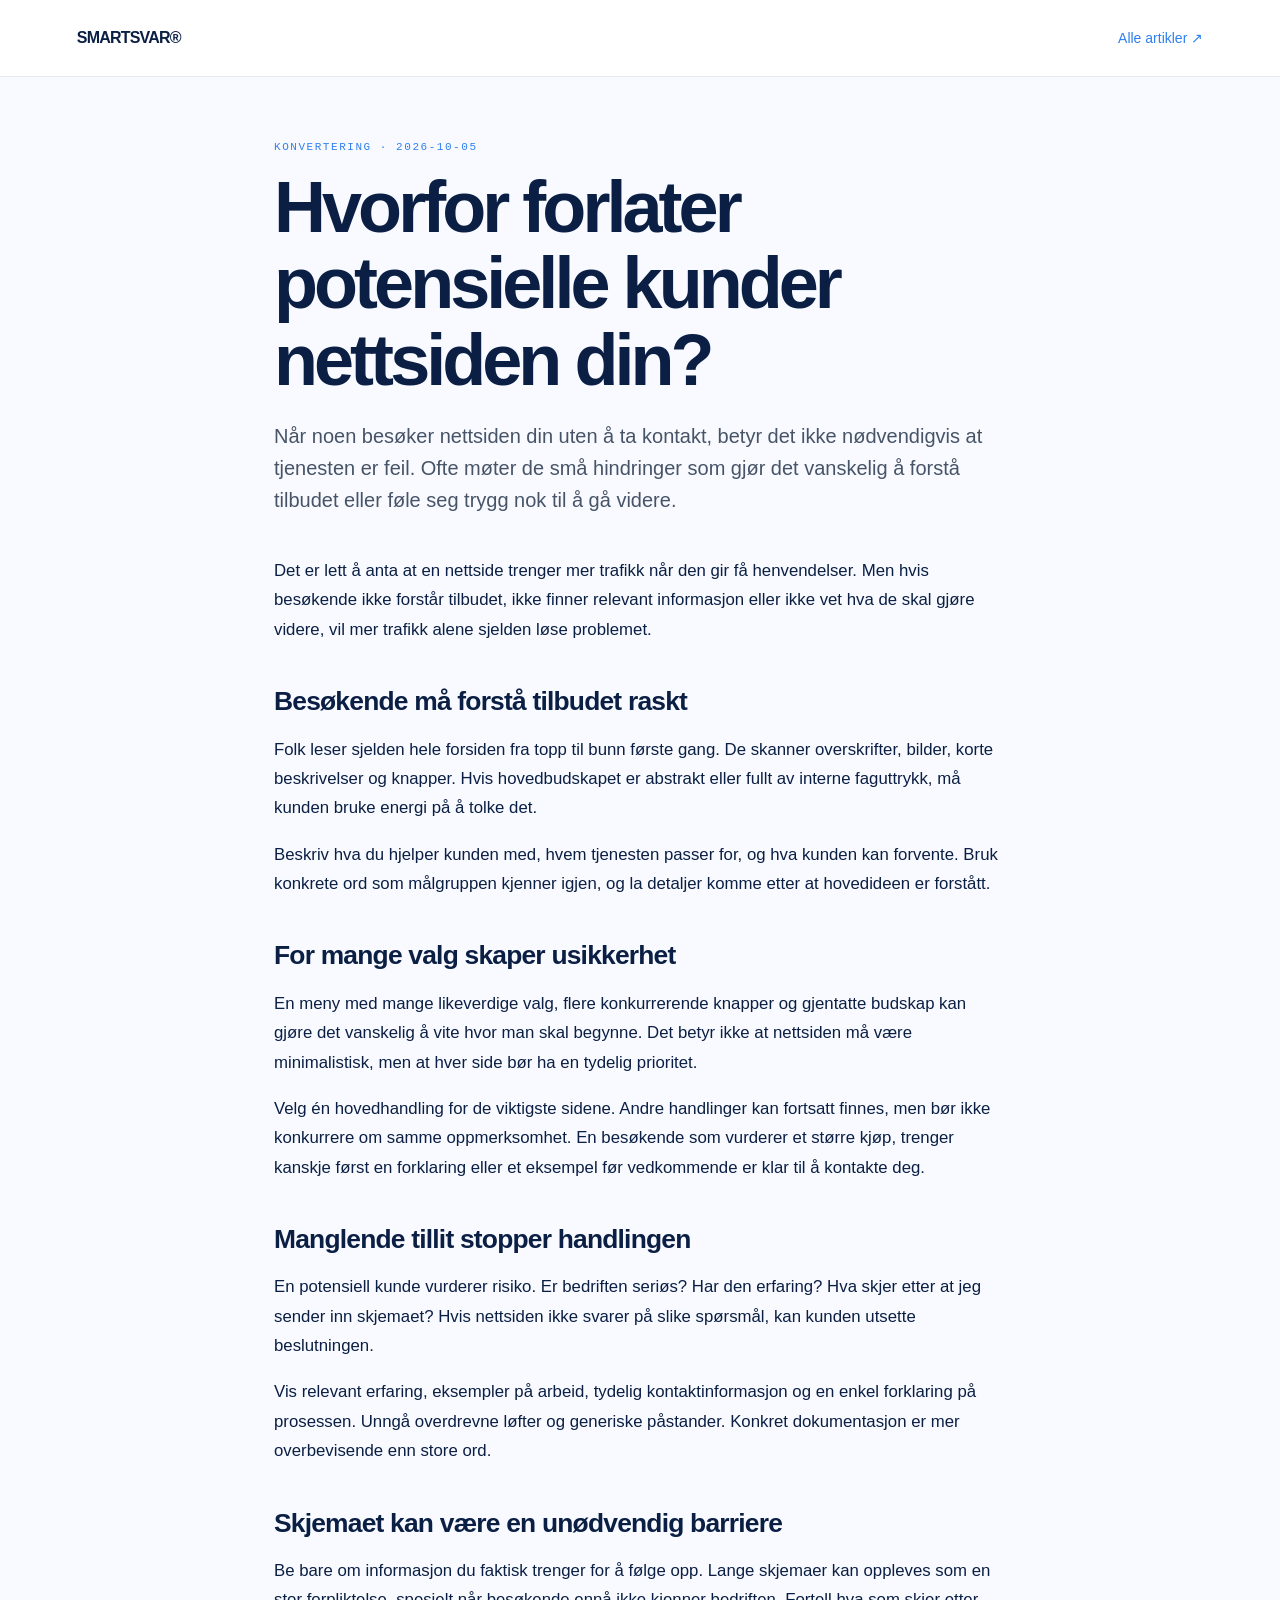
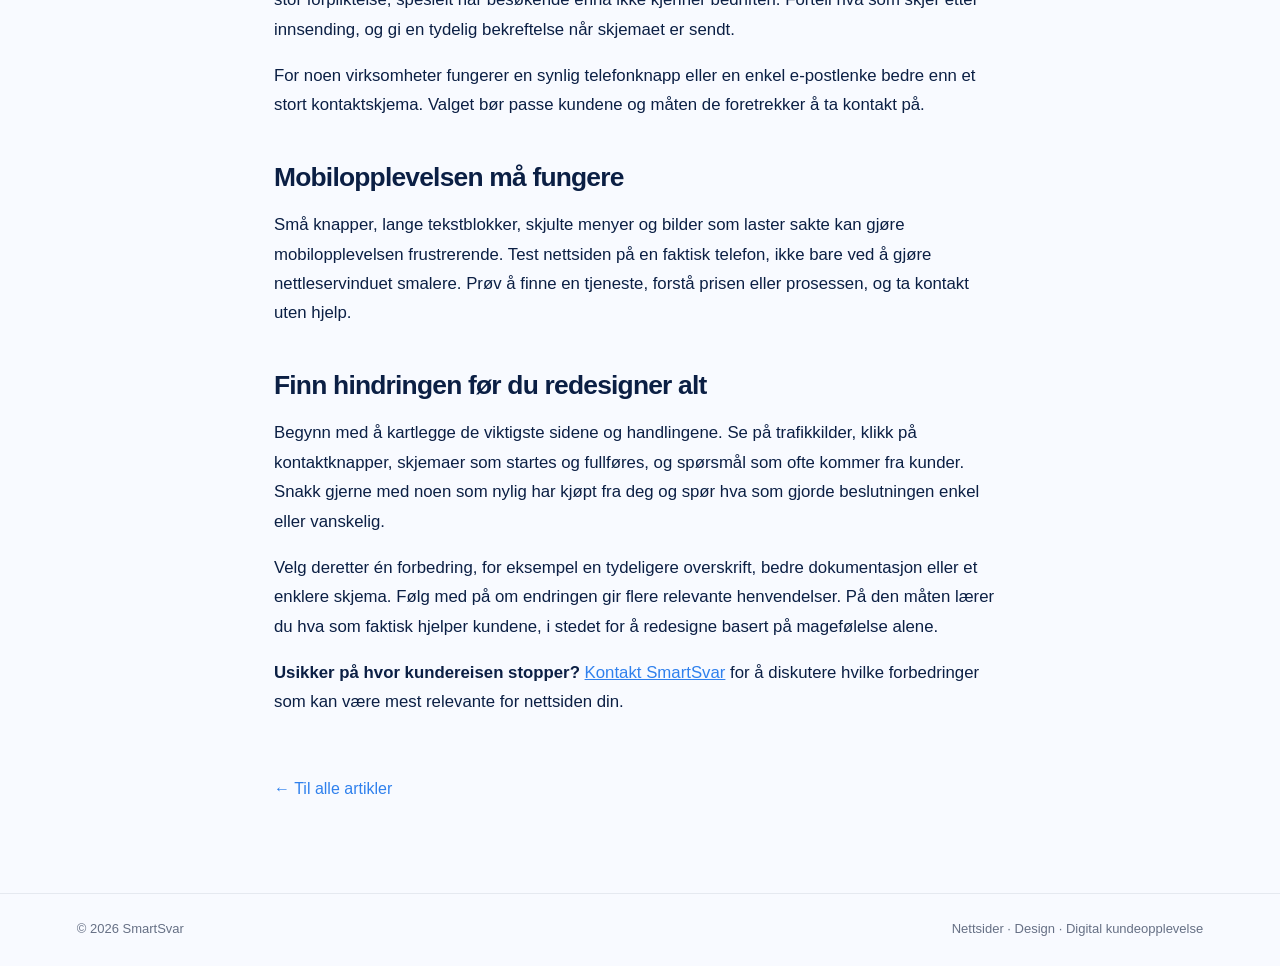
<file: public/blog/derfor-forlater-kunder-nettsiden/index.html>
<!doctype html>
<html lang="no">
<head>
<meta charset="utf-8"><meta name="viewport" content="width=device-width, initial-scale=1">
<title>Hvorfor forlater potensielle kunder nettsiden din? | SmartSvar</title>
<meta name="description" content="Besøkende forsvinner ofte når budskapet er uklart eller veien videre er vanskelig. Her er vanlige friksjonspunkter og hvordan du kan forbedre dem."><meta name="robots" content="index,follow">
<link rel="canonical" href="https://smartsvar.no/blog/derfor-forlater-kunder-nettsiden/">
<meta property="og:type" content="article"><meta property="og:title" content="Hvorfor forlater potensielle kunder nettsiden din?"><meta property="og:description" content="Besøkende forsvinner ofte når budskapet er uklart eller veien videre er vanskelig. Her er vanlige friksjonspunkter og hvordan du kan forbedre dem."><meta property="og:url" content="https://smartsvar.no/blog/derfor-forlater-kunder-nettsiden/"><meta property="og:site_name" content="SmartSvar"><meta property="og:locale" content="nb_NO">
<style>
:root{color-scheme:light;--ink:#0b1f44;--blue:#2f80ed;--muted:#667085;--line:#e5e9f0}*{box-sizing:border-box}body{margin:0;background:#f8faff;color:var(--ink);font-family:Inter,Arial,sans-serif;line-height:1.75}.top{padding:24px 6vw;border-bottom:1px solid var(--line);display:flex;justify-content:space-between;align-items:center;background:#fff}.brand{font-weight:800;letter-spacing:-.05em;color:var(--ink);text-decoration:none}.top a:last-child{color:var(--blue);text-decoration:none;font-size:14px}.article{max-width:780px;margin:0 auto;padding:64px 24px 90px}.eyebrow{text-transform:uppercase;letter-spacing:.14em;font:11px monospace;color:var(--blue)}h1{font-size:clamp(2.4rem,6vw,4.5rem);line-height:1.06;letter-spacing:-.055em;margin:16px 0 22px} .intro{font-size:1.25rem;color:#475467;line-height:1.6}.body{margin-top:40px;font-size:1.05rem}.body h2{font-size:1.65rem;letter-spacing:-.03em;line-height:1.2;margin:42px 0 14px}.body a{color:var(--blue)}.body li{padding:4px 0}.back{display:inline-block;margin-top:42px;color:var(--blue);text-decoration:none}.footer{border-top:1px solid var(--line);padding:24px 6vw;color:var(--muted);font-size:13px;display:flex;justify-content:space-between;gap:16px;flex-wrap:wrap}@media(max-width:600px){.article{padding-top:40px}.top{padding:18px 22px}}
</style>
</head><body><header class="top"><a class="brand" href="/">SMARTSVAR®</a><a href="/blog/">Alle artikler ↗</a></header>
<main class="article"><div class="eyebrow">Konvertering · 2026-10-05</div><h1>Hvorfor forlater potensielle kunder nettsiden din?</h1><p class="intro">Når noen besøker nettsiden din uten å ta kontakt, betyr det ikke nødvendigvis at tjenesten er feil. Ofte møter de små hindringer som gjør det vanskelig å forstå tilbudet eller føle seg trygg nok til å gå videre.</p><div class="body"><p>Det er lett å anta at en nettside trenger mer trafikk når den gir få henvendelser. Men hvis besøkende ikke forstår tilbudet, ikke finner relevant informasjon eller ikke vet hva de skal gjøre videre, vil mer trafikk alene sjelden løse problemet.</p>
<h2>Besøkende må forstå tilbudet raskt</h2>
<p>Folk leser sjelden hele forsiden fra topp til bunn første gang. De skanner overskrifter, bilder, korte beskrivelser og knapper. Hvis hovedbudskapet er abstrakt eller fullt av interne faguttrykk, må kunden bruke energi på å tolke det.</p>
<p>Beskriv hva du hjelper kunden med, hvem tjenesten passer for, og hva kunden kan forvente. Bruk konkrete ord som målgruppen kjenner igjen, og la detaljer komme etter at hovedideen er forstått.</p>
<h2>For mange valg skaper usikkerhet</h2>
<p>En meny med mange likeverdige valg, flere konkurrerende knapper og gjentatte budskap kan gjøre det vanskelig å vite hvor man skal begynne. Det betyr ikke at nettsiden må være minimalistisk, men at hver side bør ha en tydelig prioritet.</p>
<p>Velg én hovedhandling for de viktigste sidene. Andre handlinger kan fortsatt finnes, men bør ikke konkurrere om samme oppmerksomhet. En besøkende som vurderer et større kjøp, trenger kanskje først en forklaring eller et eksempel før vedkommende er klar til å kontakte deg.</p>
<h2>Manglende tillit stopper handlingen</h2>
<p>En potensiell kunde vurderer risiko. Er bedriften seriøs? Har den erfaring? Hva skjer etter at jeg sender inn skjemaet? Hvis nettsiden ikke svarer på slike spørsmål, kan kunden utsette beslutningen.</p>
<p>Vis relevant erfaring, eksempler på arbeid, tydelig kontaktinformasjon og en enkel forklaring på prosessen. Unngå overdrevne løfter og generiske påstander. Konkret dokumentasjon er mer overbevisende enn store ord.</p>
<h2>Skjemaet kan være en unødvendig barriere</h2>
<p>Be bare om informasjon du faktisk trenger for å følge opp. Lange skjemaer kan oppleves som en stor forpliktelse, spesielt når besøkende ennå ikke kjenner bedriften. Fortell hva som skjer etter innsending, og gi en tydelig bekreftelse når skjemaet er sendt.</p>
<p>For noen virksomheter fungerer en synlig telefonknapp eller en enkel e-postlenke bedre enn et stort kontaktskjema. Valget bør passe kundene og måten de foretrekker å ta kontakt på.</p>
<h2>Mobilopplevelsen må fungere</h2>
<p>Små knapper, lange tekstblokker, skjulte menyer og bilder som laster sakte kan gjøre mobilopplevelsen frustrerende. Test nettsiden på en faktisk telefon, ikke bare ved å gjøre nettleservinduet smalere. Prøv å finne en tjeneste, forstå prisen eller prosessen, og ta kontakt uten hjelp.</p>
<h2>Finn hindringen før du redesigner alt</h2>
<p>Begynn med å kartlegge de viktigste sidene og handlingene. Se på trafikkilder, klikk på kontaktknapper, skjemaer som startes og fullføres, og spørsmål som ofte kommer fra kunder. Snakk gjerne med noen som nylig har kjøpt fra deg og spør hva som gjorde beslutningen enkel eller vanskelig.</p>
<p>Velg deretter én forbedring, for eksempel en tydeligere overskrift, bedre dokumentasjon eller et enklere skjema. Følg med på om endringen gir flere relevante henvendelser. På den måten lærer du hva som faktisk hjelper kundene, i stedet for å redesigne basert på magefølelse alene.</p>
<p><strong>Usikker på hvor kundereisen stopper?</strong> <a href="/#contact">Kontakt SmartSvar</a> for å diskutere hvilke forbedringer som kan være mest relevante for nettsiden din.</p></div><a class="back" href="/blog/">← Til alle artikler</a></main>
<footer class="footer"><span>© 2026 SmartSvar</span><span>Nettsider · Design · Digital kundeopplevelse</span></footer></body></html>
</file>
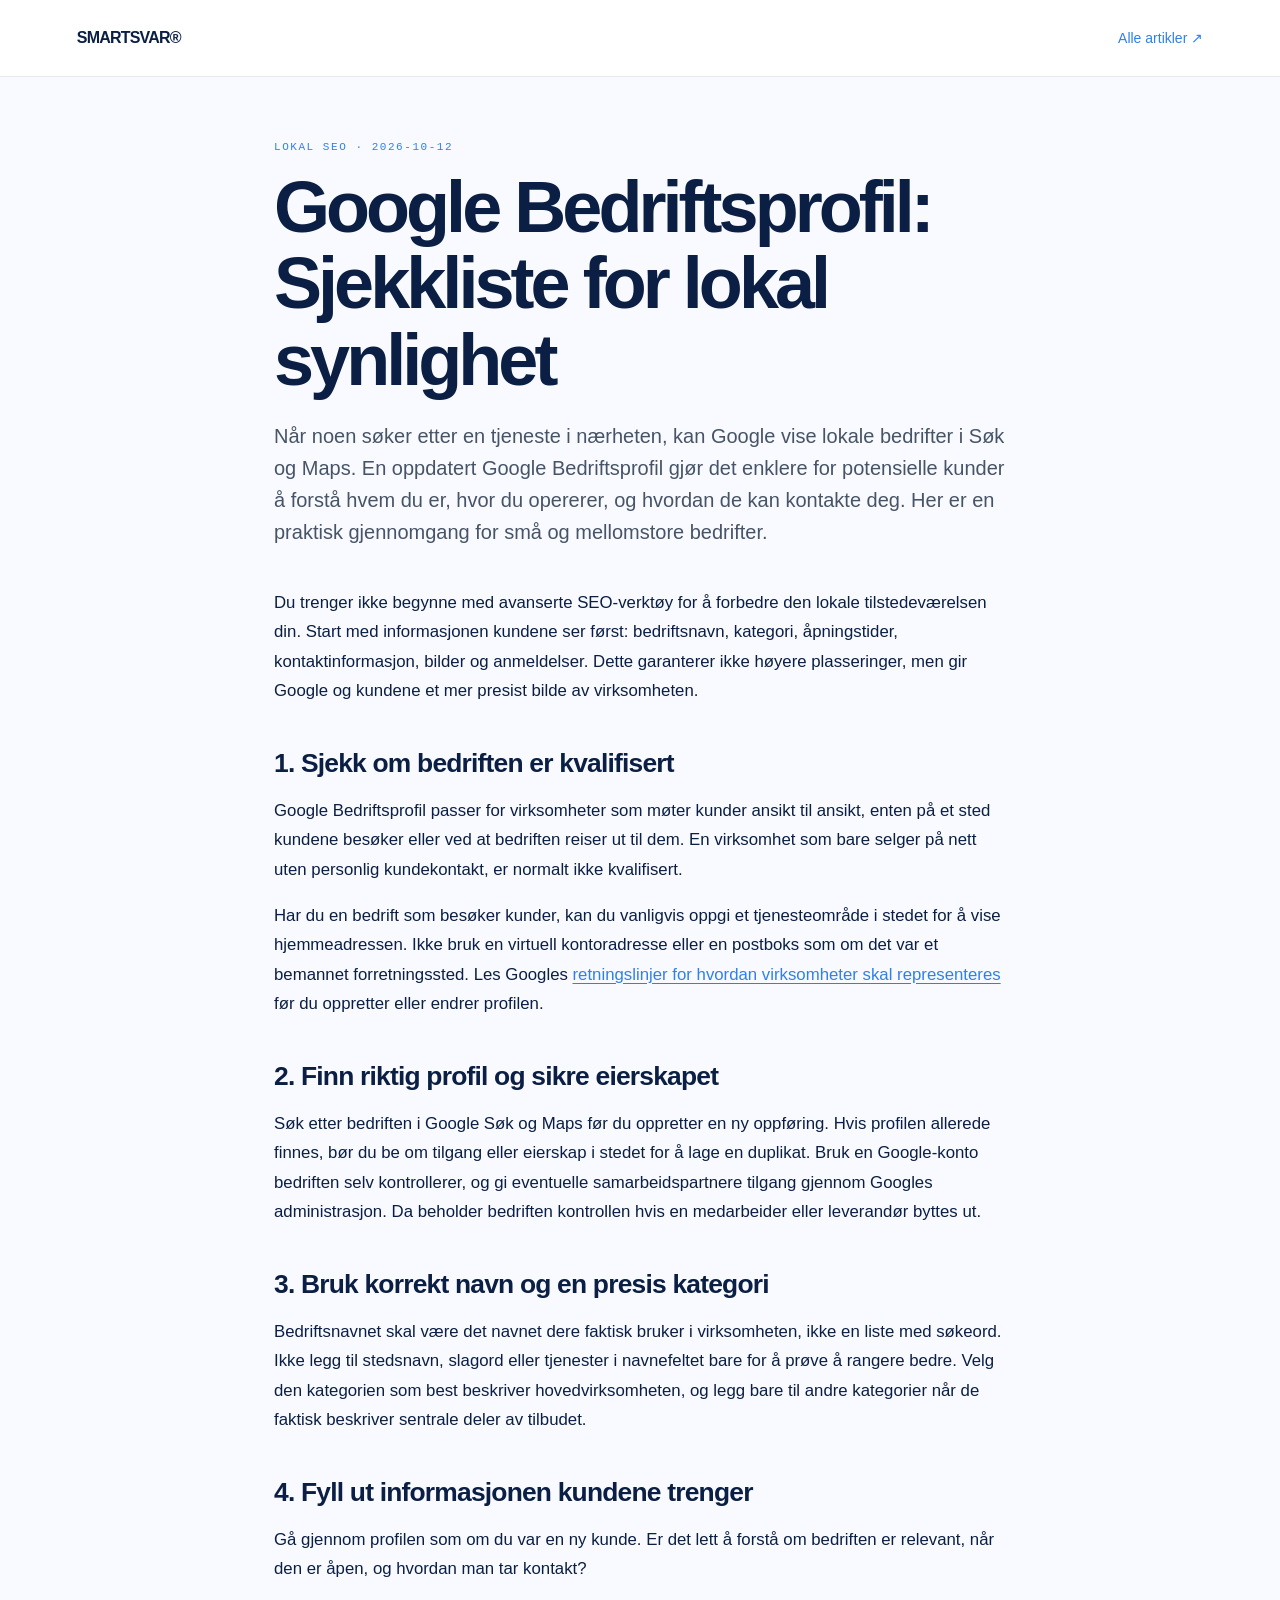
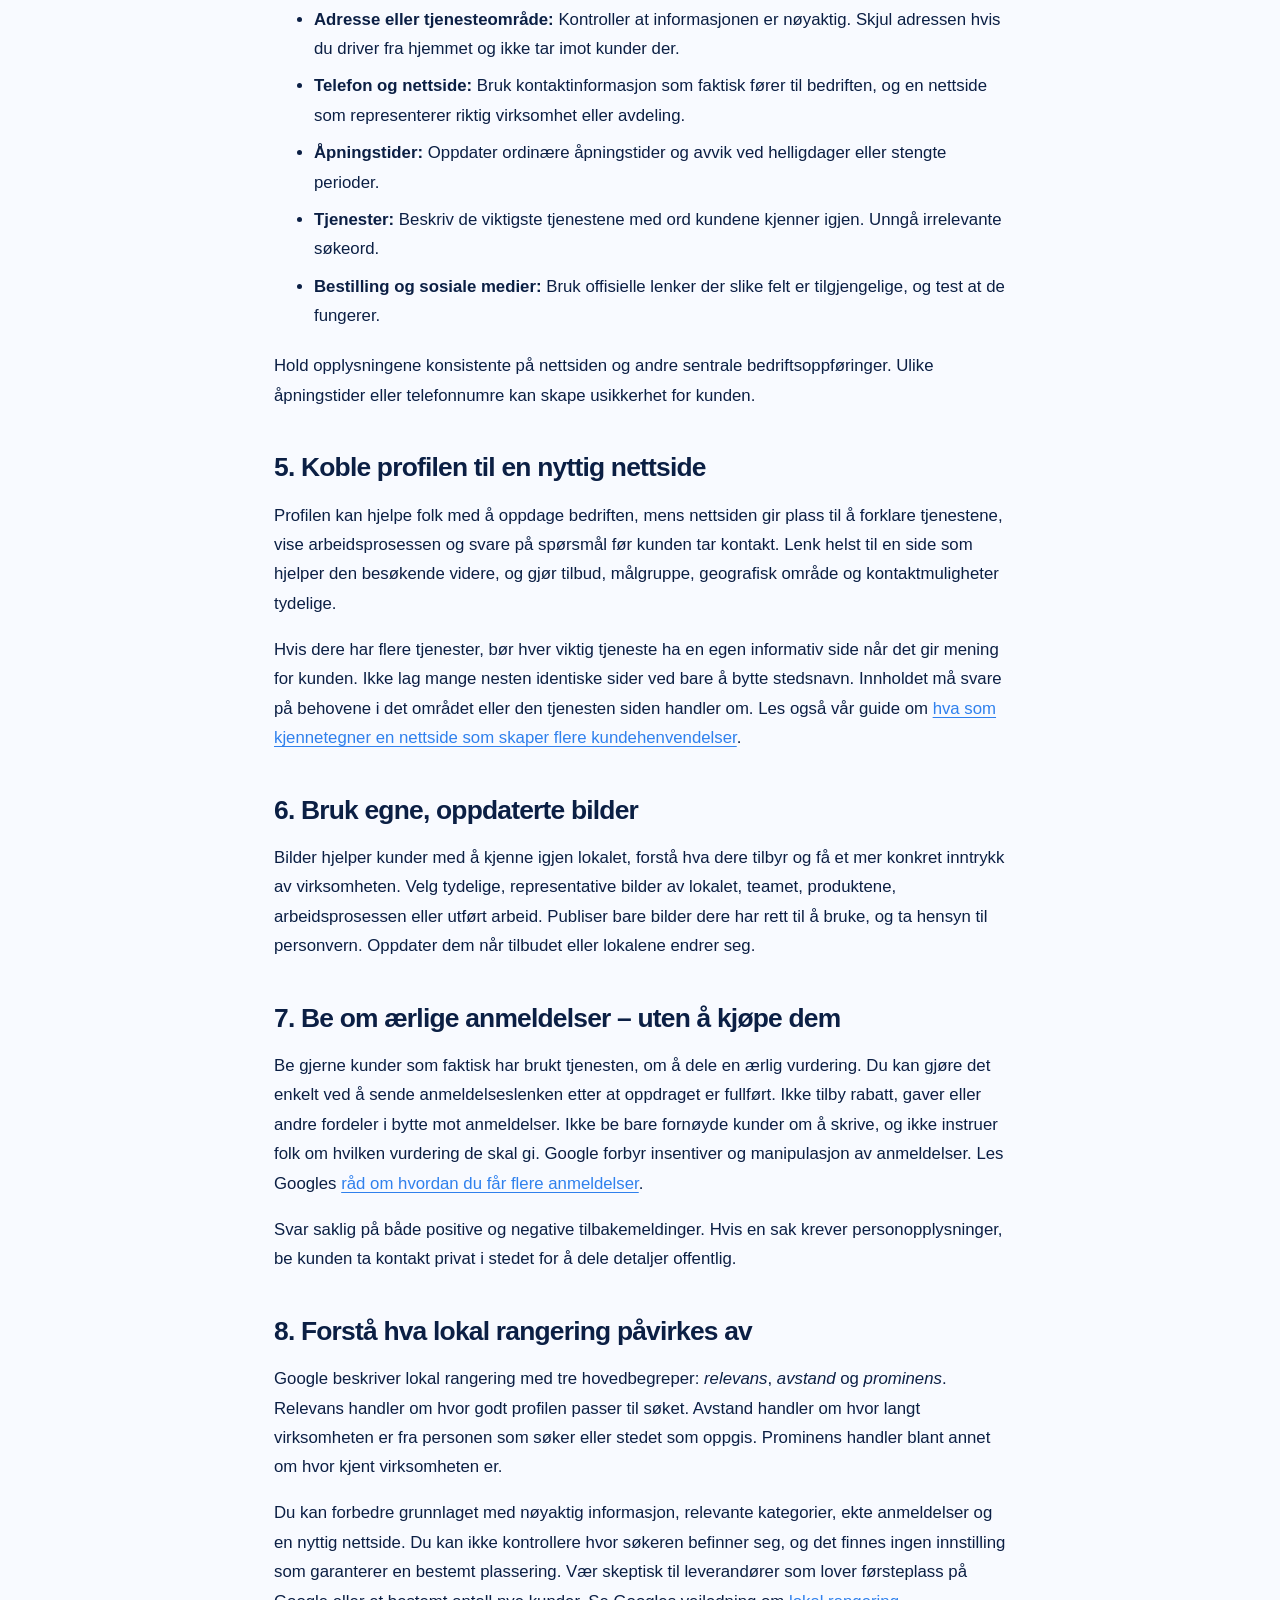
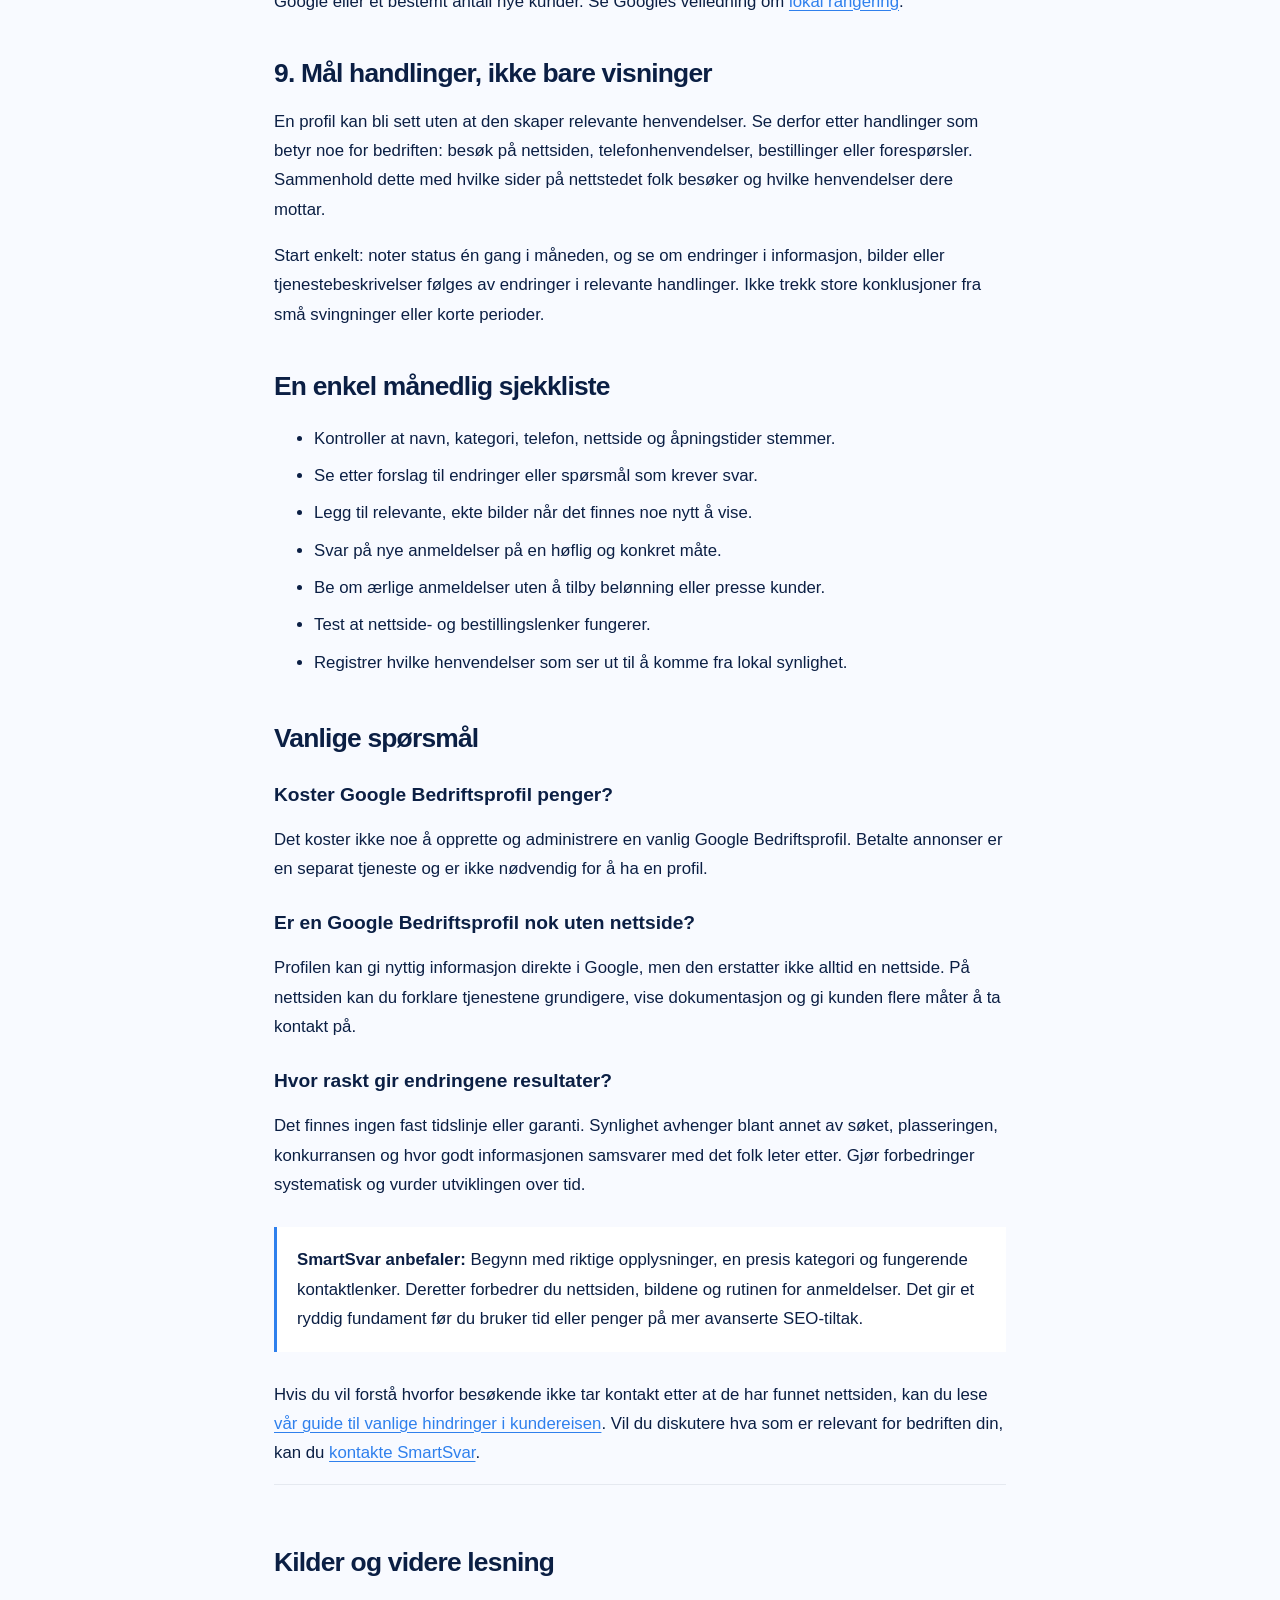
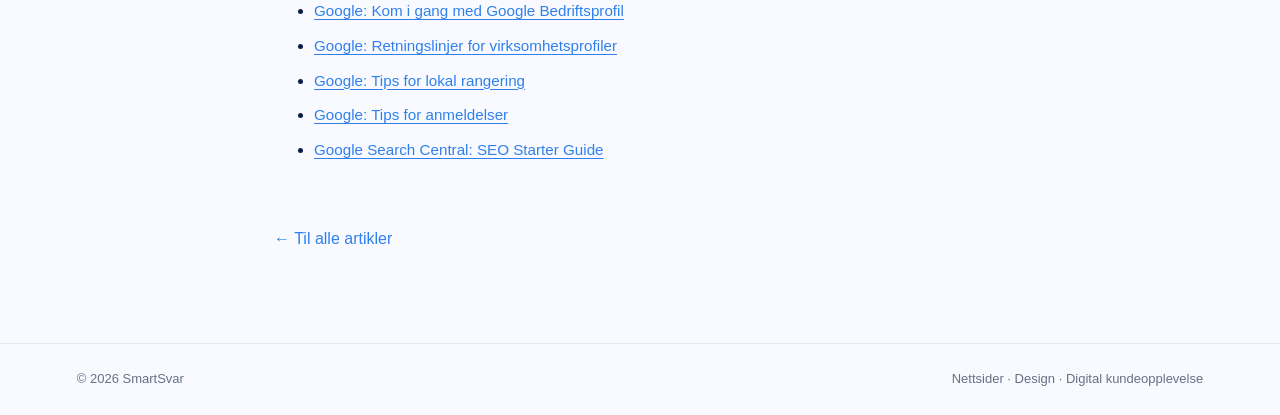
<file: public/blog/google-bedriftsprofil-lokal-synlighet/index.html>
<!doctype html>
<html lang="no">
<head>
<meta charset="utf-8"><meta name="viewport" content="width=device-width, initial-scale=1">
<title>Google Bedriftsprofil: Sjekkliste for lokal SEO | SmartSvar</title>
<meta name="description" content="Slik bruker små bedrifter Google Bedriftsprofil bedre: kategori, åpningstider, bilder, anmeldelser, nettside og måling – uten SEO-løfter.">
<meta name="robots" content="index,follow">
<link rel="canonical" href="https://smartsvar.no/blog/google-bedriftsprofil-lokal-synlighet/">
<meta property="og:type" content="article"><meta property="og:title" content="Google Bedriftsprofil: Sjekkliste for lokal SEO"><meta property="og:description" content="En praktisk sjekkliste for norske småbedrifter som vil gjøre Google Bedriftsprofilen mer komplett, troverdig og nyttig for lokale kunder."><meta property="og:url" content="https://smartsvar.no/blog/google-bedriftsprofil-lokal-synlighet/"><meta property="og:site_name" content="SmartSvar"><meta property="og:locale" content="nb_NO">
<style>
:root{color-scheme:light;--ink:#0b1f44;--blue:#2f80ed;--muted:#667085;--line:#e5e9f0}*{box-sizing:border-box}body{margin:0;background:#f8faff;color:var(--ink);font-family:Inter,Arial,sans-serif;line-height:1.75}.top{padding:24px 6vw;border-bottom:1px solid var(--line);display:flex;justify-content:space-between;align-items:center;background:#fff}.brand{font-weight:800;letter-spacing:-.05em;color:var(--ink);text-decoration:none}.top a:last-child{color:var(--blue);text-decoration:none;font-size:14px}.article{max-width:780px;margin:0 auto;padding:64px 24px 90px}.eyebrow{text-transform:uppercase;letter-spacing:.14em;font:11px monospace;color:var(--blue)}h1{font-size:clamp(2.4rem,6vw,4.5rem);line-height:1.06;letter-spacing:-.055em;margin:16px 0 22px}.intro{font-size:1.25rem;color:#475467;line-height:1.6}.body{margin-top:40px;font-size:1.05rem}.body h2{font-size:1.65rem;letter-spacing:-.03em;line-height:1.2;margin:42px 0 14px}.body h3{font-size:1.2rem;line-height:1.3;margin:28px 0 10px}.body a{color:var(--blue);text-underline-offset:3px}.body li{padding:4px 0}.note{padding:18px 20px;border-left:3px solid var(--blue);background:#fff;margin:28px 0}.sources{padding-top:20px;border-top:1px solid var(--line);font-size:.95rem}.back{display:inline-block;margin-top:42px;color:var(--blue);text-decoration:none}.footer{border-top:1px solid var(--line);padding:24px 6vw;color:var(--muted);font-size:13px;display:flex;justify-content:space-between;gap:16px;flex-wrap:wrap}@media(max-width:600px){.article{padding-top:40px}.top{padding:18px 22px}}
</style>
<script type="application/ld+json">{"@context":"https://schema.org","@type":"Article","mainEntityOfPage":{"@type":"WebPage","@id":"https://smartsvar.no/blog/google-bedriftsprofil-lokal-synlighet/"},"headline":"Google Bedriftsprofil: Sjekkliste for lokal SEO","description":"En praktisk sjekkliste for norske småbedrifter som vil gjøre Google Bedriftsprofilen mer komplett, troverdig og nyttig for lokale kunder.","datePublished":"2026-10-12","dateModified":"2026-10-12","inLanguage":"nb-NO","articleSection":"Lokal SEO","keywords":["Google Bedriftsprofil","lokal SEO","synlig på Google","Google Maps","små bedrifter"],"author":{"@type":"Organization","name":"SmartSvar","url":"https://smartsvar.no/"},"publisher":{"@type":"Organization","name":"SmartSvar","url":"https://smartsvar.no/"}}</script>
</head>
<body><header class="top"><a class="brand" href="/">SMARTSVAR®</a><a href="/blog/">Alle artikler ↗</a></header>
<main class="article"><div class="eyebrow">Lokal SEO · 2026-10-12</div>
<h1>Google Bedriftsprofil: Sjekkliste for lokal synlighet</h1>
<p class="intro">Når noen søker etter en tjeneste i nærheten, kan Google vise lokale bedrifter i Søk og Maps. En oppdatert Google Bedriftsprofil gjør det enklere for potensielle kunder å forstå hvem du er, hvor du opererer, og hvordan de kan kontakte deg. Her er en praktisk gjennomgang for små og mellomstore bedrifter.</p>
<div class="body">
<p>Du trenger ikke begynne med avanserte SEO-verktøy for å forbedre den lokale tilstedeværelsen din. Start med informasjonen kundene ser først: bedriftsnavn, kategori, åpningstider, kontaktinformasjon, bilder og anmeldelser. Dette garanterer ikke høyere plasseringer, men gir Google og kundene et mer presist bilde av virksomheten.</p>
<h2>1. Sjekk om bedriften er kvalifisert</h2>
<p>Google Bedriftsprofil passer for virksomheter som møter kunder ansikt til ansikt, enten på et sted kundene besøker eller ved at bedriften reiser ut til dem. En virksomhet som bare selger på nett uten personlig kundekontakt, er normalt ikke kvalifisert.</p>
<p>Har du en bedrift som besøker kunder, kan du vanligvis oppgi et tjenesteområde i stedet for å vise hjemmeadressen. Ikke bruk en virtuell kontoradresse eller en postboks som om det var et bemannet forretningssted. Les Googles <a href="https://support.google.com/business/answer/3038177?hl=en" target="_blank" rel="noopener noreferrer">retningslinjer for hvordan virksomheter skal representeres</a> før du oppretter eller endrer profilen.</p>
<h2>2. Finn riktig profil og sikre eierskapet</h2>
<p>Søk etter bedriften i Google Søk og Maps før du oppretter en ny oppføring. Hvis profilen allerede finnes, bør du be om tilgang eller eierskap i stedet for å lage en duplikat. Bruk en Google-konto bedriften selv kontrollerer, og gi eventuelle samarbeidspartnere tilgang gjennom Googles administrasjon. Da beholder bedriften kontrollen hvis en medarbeider eller leverandør byttes ut.</p>
<h2>3. Bruk korrekt navn og en presis kategori</h2>
<p>Bedriftsnavnet skal være det navnet dere faktisk bruker i virksomheten, ikke en liste med søkeord. Ikke legg til stedsnavn, slagord eller tjenester i navnefeltet bare for å prøve å rangere bedre. Velg den kategorien som best beskriver hovedvirksomheten, og legg bare til andre kategorier når de faktisk beskriver sentrale deler av tilbudet.</p>
<h2>4. Fyll ut informasjonen kundene trenger</h2>
<p>Gå gjennom profilen som om du var en ny kunde. Er det lett å forstå om bedriften er relevant, når den er åpen, og hvordan man tar kontakt?</p>
<ul>
<li><strong>Adresse eller tjenesteområde:</strong> Kontroller at informasjonen er nøyaktig. Skjul adressen hvis du driver fra hjemmet og ikke tar imot kunder der.</li>
<li><strong>Telefon og nettside:</strong> Bruk kontaktinformasjon som faktisk fører til bedriften, og en nettside som representerer riktig virksomhet eller avdeling.</li>
<li><strong>Åpningstider:</strong> Oppdater ordinære åpningstider og avvik ved helligdager eller stengte perioder.</li>
<li><strong>Tjenester:</strong> Beskriv de viktigste tjenestene med ord kundene kjenner igjen. Unngå irrelevante søkeord.</li>
<li><strong>Bestilling og sosiale medier:</strong> Bruk offisielle lenker der slike felt er tilgjengelige, og test at de fungerer.</li>
</ul>
<p>Hold opplysningene konsistente på nettsiden og andre sentrale bedriftsoppføringer. Ulike åpningstider eller telefonnumre kan skape usikkerhet for kunden.</p>
<h2>5. Koble profilen til en nyttig nettside</h2>
<p>Profilen kan hjelpe folk med å oppdage bedriften, mens nettsiden gir plass til å forklare tjenestene, vise arbeidsprosessen og svare på spørsmål før kunden tar kontakt. Lenk helst til en side som hjelper den besøkende videre, og gjør tilbud, målgruppe, geografisk område og kontaktmuligheter tydelige.</p>
<p>Hvis dere har flere tjenester, bør hver viktig tjeneste ha en egen informativ side når det gir mening for kunden. Ikke lag mange nesten identiske sider ved bare å bytte stedsnavn. Innholdet må svare på behovene i det området eller den tjenesten siden handler om. Les også vår guide om <a href="/blog/nettside-som-skaper-kunder/">hva som kjennetegner en nettside som skaper flere kundehenvendelser</a>.</p>
<h2>6. Bruk egne, oppdaterte bilder</h2>
<p>Bilder hjelper kunder med å kjenne igjen lokalet, forstå hva dere tilbyr og få et mer konkret inntrykk av virksomheten. Velg tydelige, representative bilder av lokalet, teamet, produktene, arbeidsprosessen eller utført arbeid. Publiser bare bilder dere har rett til å bruke, og ta hensyn til personvern. Oppdater dem når tilbudet eller lokalene endrer seg.</p>
<h2>7. Be om ærlige anmeldelser – uten å kjøpe dem</h2>
<p>Be gjerne kunder som faktisk har brukt tjenesten, om å dele en ærlig vurdering. Du kan gjøre det enkelt ved å sende anmeldelseslenken etter at oppdraget er fullført. Ikke tilby rabatt, gaver eller andre fordeler i bytte mot anmeldelser. Ikke be bare fornøyde kunder om å skrive, og ikke instruer folk om hvilken vurdering de skal gi. Google forbyr insentiver og manipulasjon av anmeldelser. Les Googles <a href="https://support.google.com/business/answer/3474122?hl=en" target="_blank" rel="noopener noreferrer">råd om hvordan du får flere anmeldelser</a>.</p>
<p>Svar saklig på både positive og negative tilbakemeldinger. Hvis en sak krever personopplysninger, be kunden ta kontakt privat i stedet for å dele detaljer offentlig.</p>
<h2>8. Forstå hva lokal rangering påvirkes av</h2>
<p>Google beskriver lokal rangering med tre hovedbegreper: <em>relevans</em>, <em>avstand</em> og <em>prominens</em>. Relevans handler om hvor godt profilen passer til søket. Avstand handler om hvor langt virksomheten er fra personen som søker eller stedet som oppgis. Prominens handler blant annet om hvor kjent virksomheten er.</p>
<p>Du kan forbedre grunnlaget med nøyaktig informasjon, relevante kategorier, ekte anmeldelser og en nyttig nettside. Du kan ikke kontrollere hvor søkeren befinner seg, og det finnes ingen innstilling som garanterer en bestemt plassering. Vær skeptisk til leverandører som lover førsteplass på Google eller et bestemt antall nye kunder. Se Googles veiledning om <a href="https://support.google.com/business/answer/7091?hl=en" target="_blank" rel="noopener noreferrer">lokal rangering</a>.</p>
<h2>9. Mål handlinger, ikke bare visninger</h2>
<p>En profil kan bli sett uten at den skaper relevante henvendelser. Se derfor etter handlinger som betyr noe for bedriften: besøk på nettsiden, telefonhenvendelser, bestillinger eller forespørsler. Sammenhold dette med hvilke sider på nettstedet folk besøker og hvilke henvendelser dere mottar.</p>
<p>Start enkelt: noter status én gang i måneden, og se om endringer i informasjon, bilder eller tjenestebeskrivelser følges av endringer i relevante handlinger. Ikke trekk store konklusjoner fra små svingninger eller korte perioder.</p>
<h2>En enkel månedlig sjekkliste</h2>
<ul><li>Kontroller at navn, kategori, telefon, nettside og åpningstider stemmer.</li><li>Se etter forslag til endringer eller spørsmål som krever svar.</li><li>Legg til relevante, ekte bilder når det finnes noe nytt å vise.</li><li>Svar på nye anmeldelser på en høflig og konkret måte.</li><li>Be om ærlige anmeldelser uten å tilby belønning eller presse kunder.</li><li>Test at nettside- og bestillingslenker fungerer.</li><li>Registrer hvilke henvendelser som ser ut til å komme fra lokal synlighet.</li></ul>
<h2>Vanlige spørsmål</h2>
<h3>Koster Google Bedriftsprofil penger?</h3><p>Det koster ikke noe å opprette og administrere en vanlig Google Bedriftsprofil. Betalte annonser er en separat tjeneste og er ikke nødvendig for å ha en profil.</p>
<h3>Er en Google Bedriftsprofil nok uten nettside?</h3><p>Profilen kan gi nyttig informasjon direkte i Google, men den erstatter ikke alltid en nettside. På nettsiden kan du forklare tjenestene grundigere, vise dokumentasjon og gi kunden flere måter å ta kontakt på.</p>
<h3>Hvor raskt gir endringene resultater?</h3><p>Det finnes ingen fast tidslinje eller garanti. Synlighet avhenger blant annet av søket, plasseringen, konkurransen og hvor godt informasjonen samsvarer med det folk leter etter. Gjør forbedringer systematisk og vurder utviklingen over tid.</p>
<div class="note"><strong>SmartSvar anbefaler:</strong> Begynn med riktige opplysninger, en presis kategori og fungerende kontaktlenker. Deretter forbedrer du nettsiden, bildene og rutinen for anmeldelser. Det gir et ryddig fundament før du bruker tid eller penger på mer avanserte SEO-tiltak.</div>
<p>Hvis du vil forstå hvorfor besøkende ikke tar kontakt etter at de har funnet nettsiden, kan du lese <a href="/blog/derfor-forlater-kunder-nettsiden/">vår guide til vanlige hindringer i kundereisen</a>. Vil du diskutere hva som er relevant for bedriften din, kan du <a href="/#contact">kontakte SmartSvar</a>.</p>
<div class="sources"><h2>Kilder og videre lesning</h2><ul>
<li><a href="https://support.google.com/business/answer/7039811" target="_blank" rel="noopener noreferrer">Google: Kom i gang med Google Bedriftsprofil</a></li>
<li><a href="https://support.google.com/business/answer/3038177?hl=en" target="_blank" rel="noopener noreferrer">Google: Retningslinjer for virksomhetsprofiler</a></li>
<li><a href="https://support.google.com/business/answer/7091?hl=en" target="_blank" rel="noopener noreferrer">Google: Tips for lokal rangering</a></li>
<li><a href="https://support.google.com/business/answer/3474122?hl=en" target="_blank" rel="noopener noreferrer">Google: Tips for anmeldelser</a></li>
<li><a href="https://developers.google.com/search/docs/fundamentals/seo-starter-guide" target="_blank" rel="noopener noreferrer">Google Search Central: SEO Starter Guide</a></li>
</ul></div>
</div><a class="back" href="/blog/">← Til alle artikler</a></main>
<footer class="footer"><span>© 2026 SmartSvar</span><span>Nettsider · Design · Digital kundeopplevelse</span></footer>
</body></html>
</file>
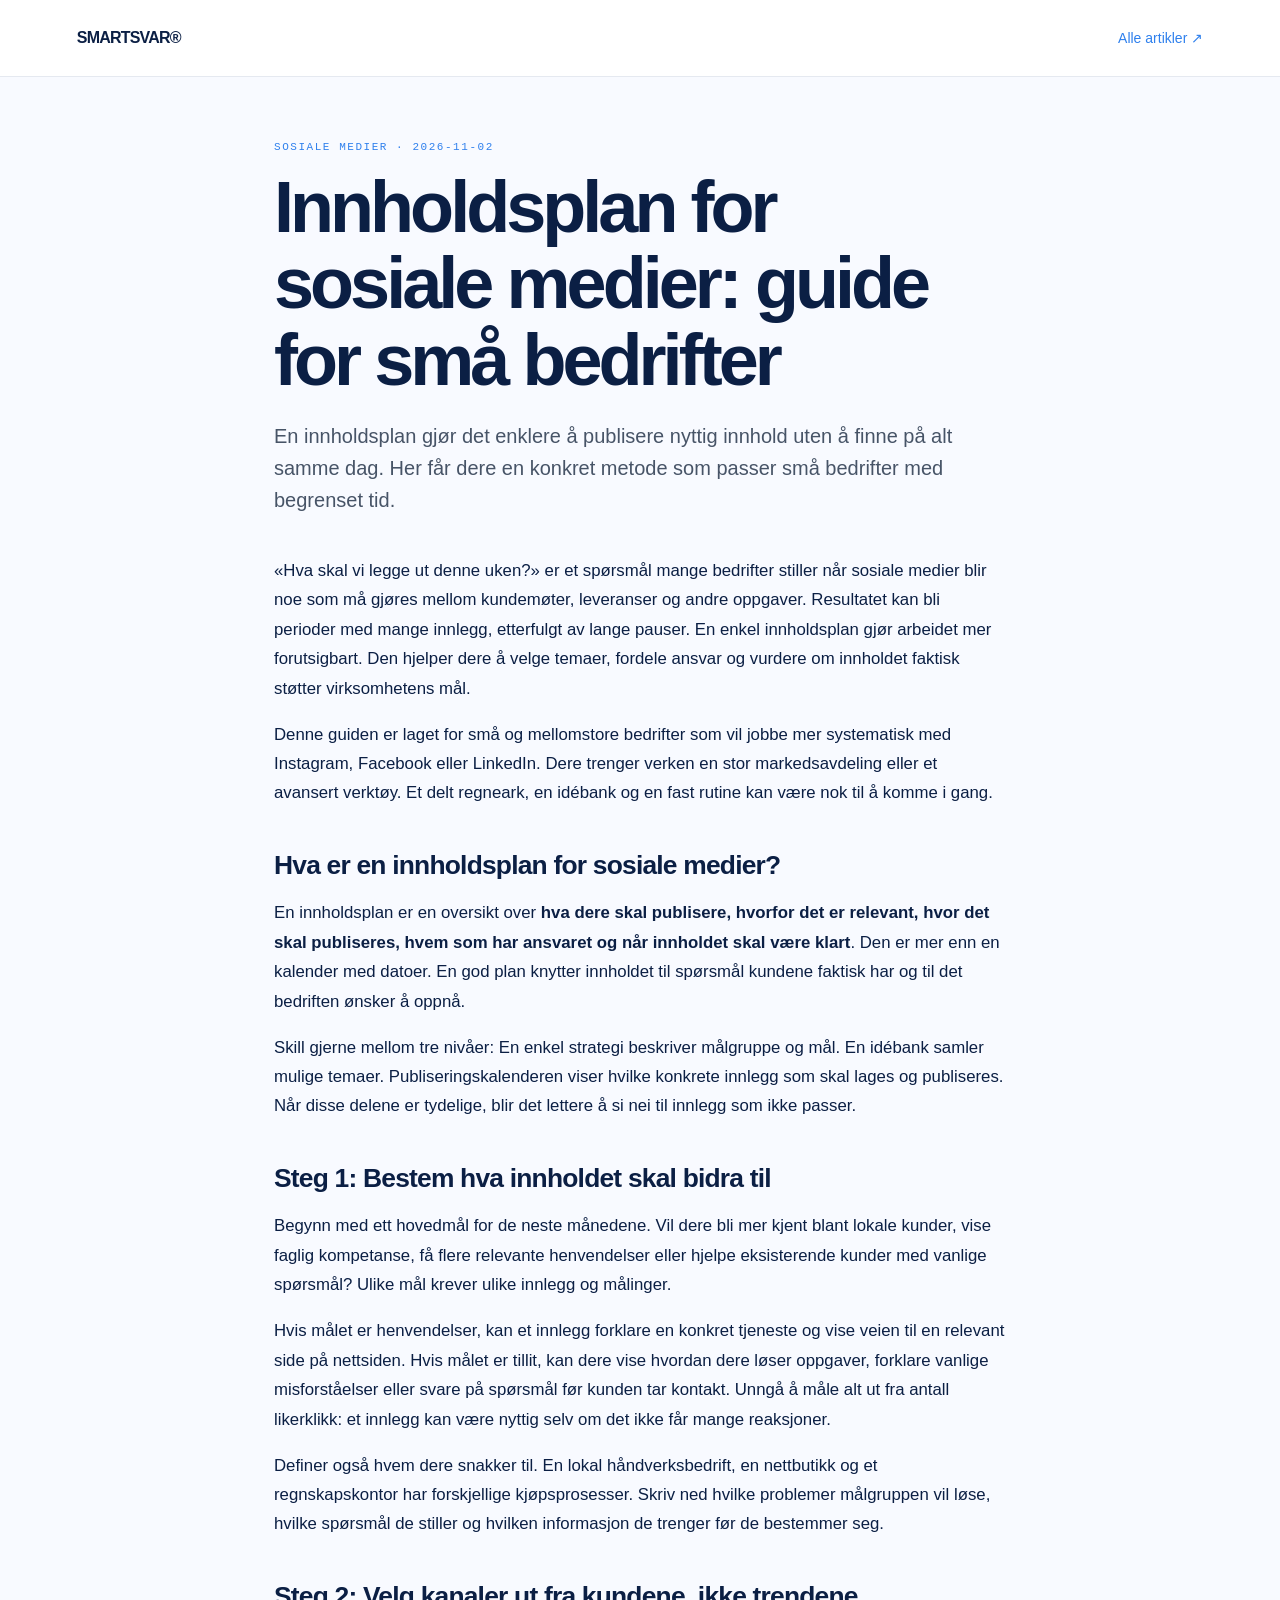
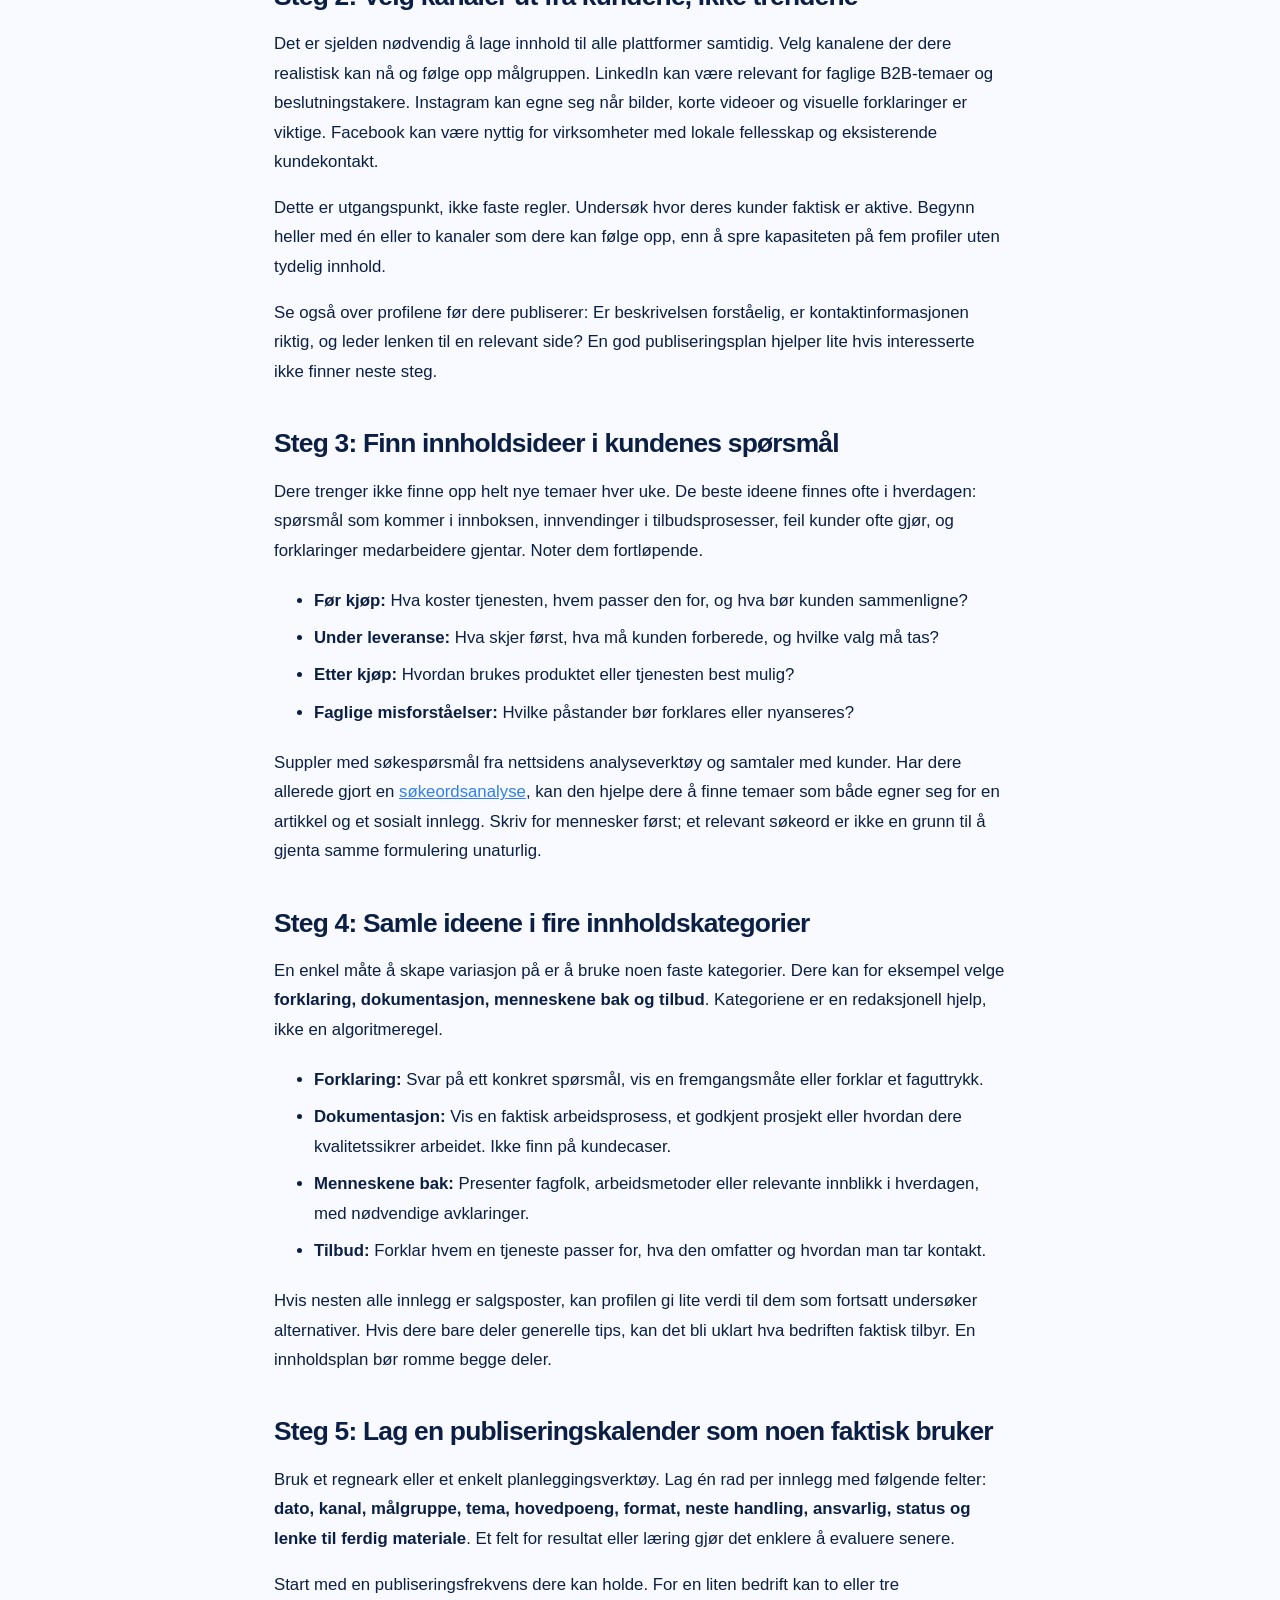
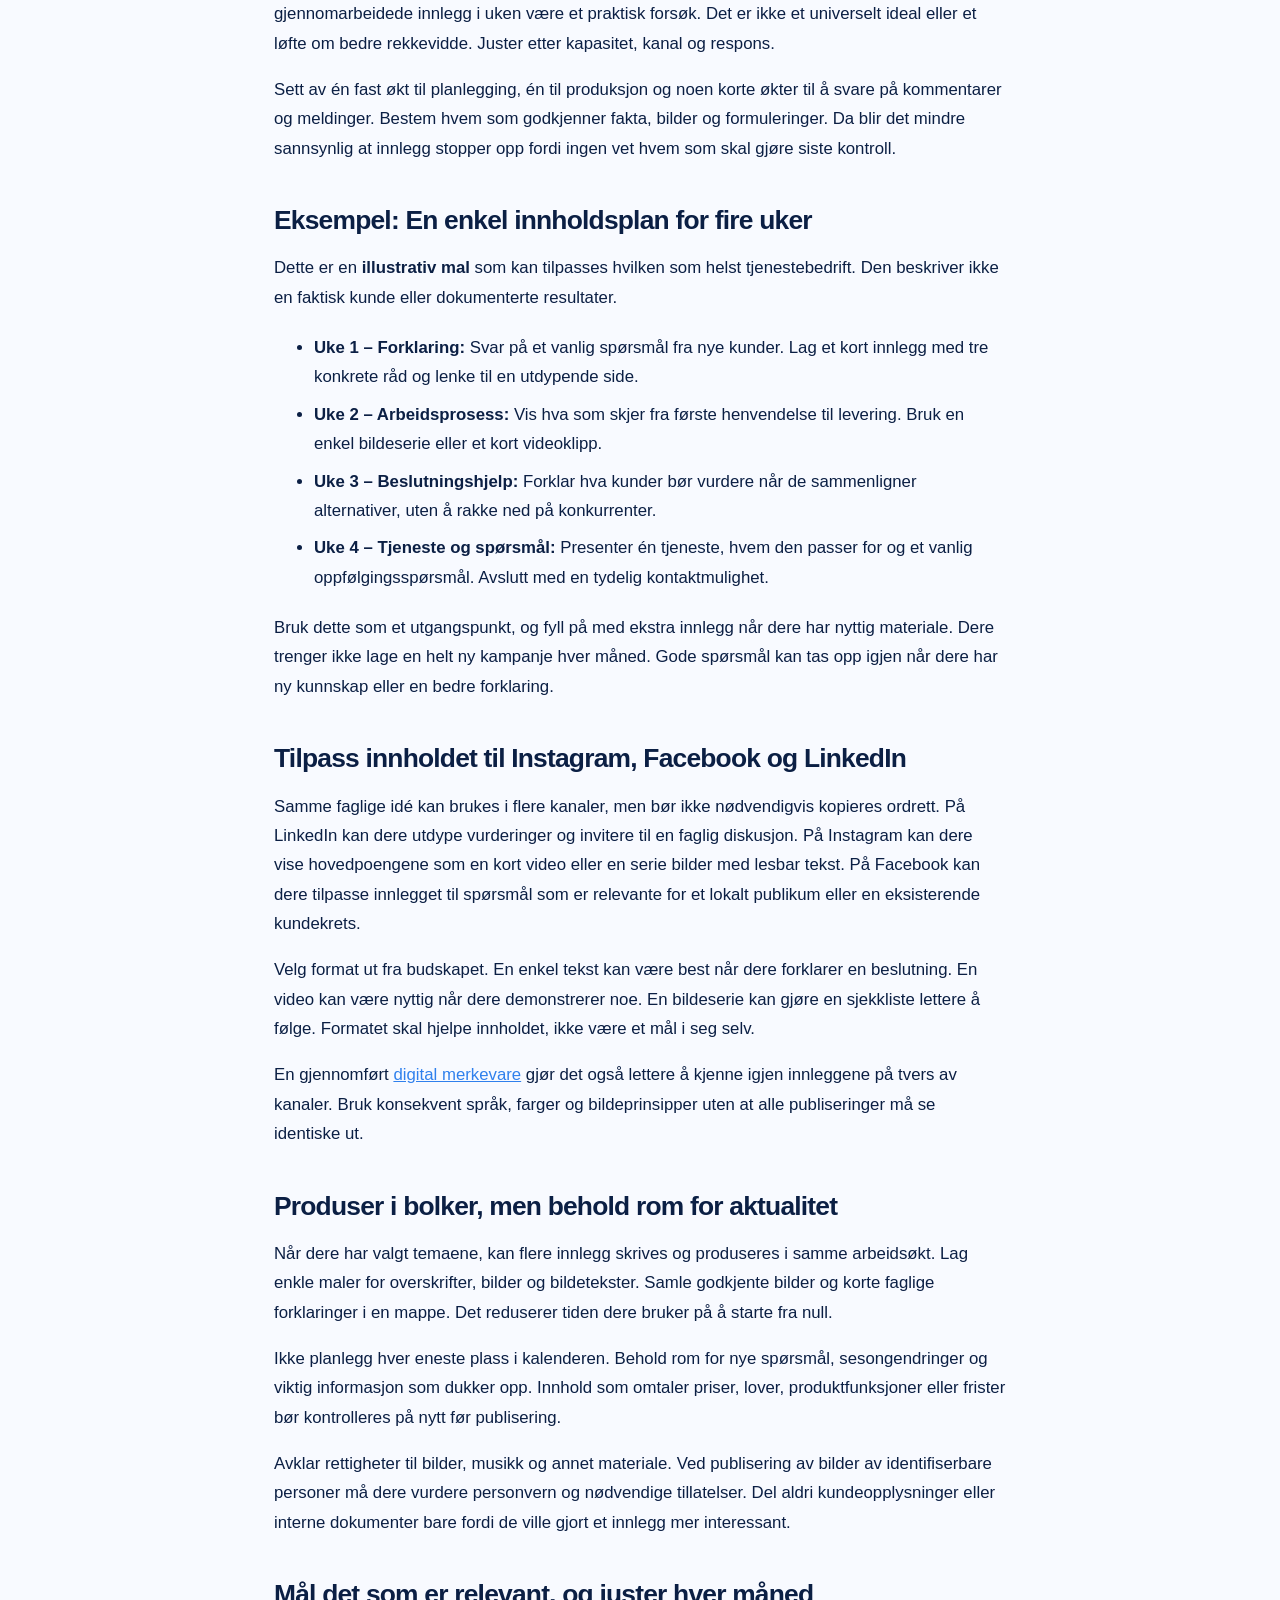
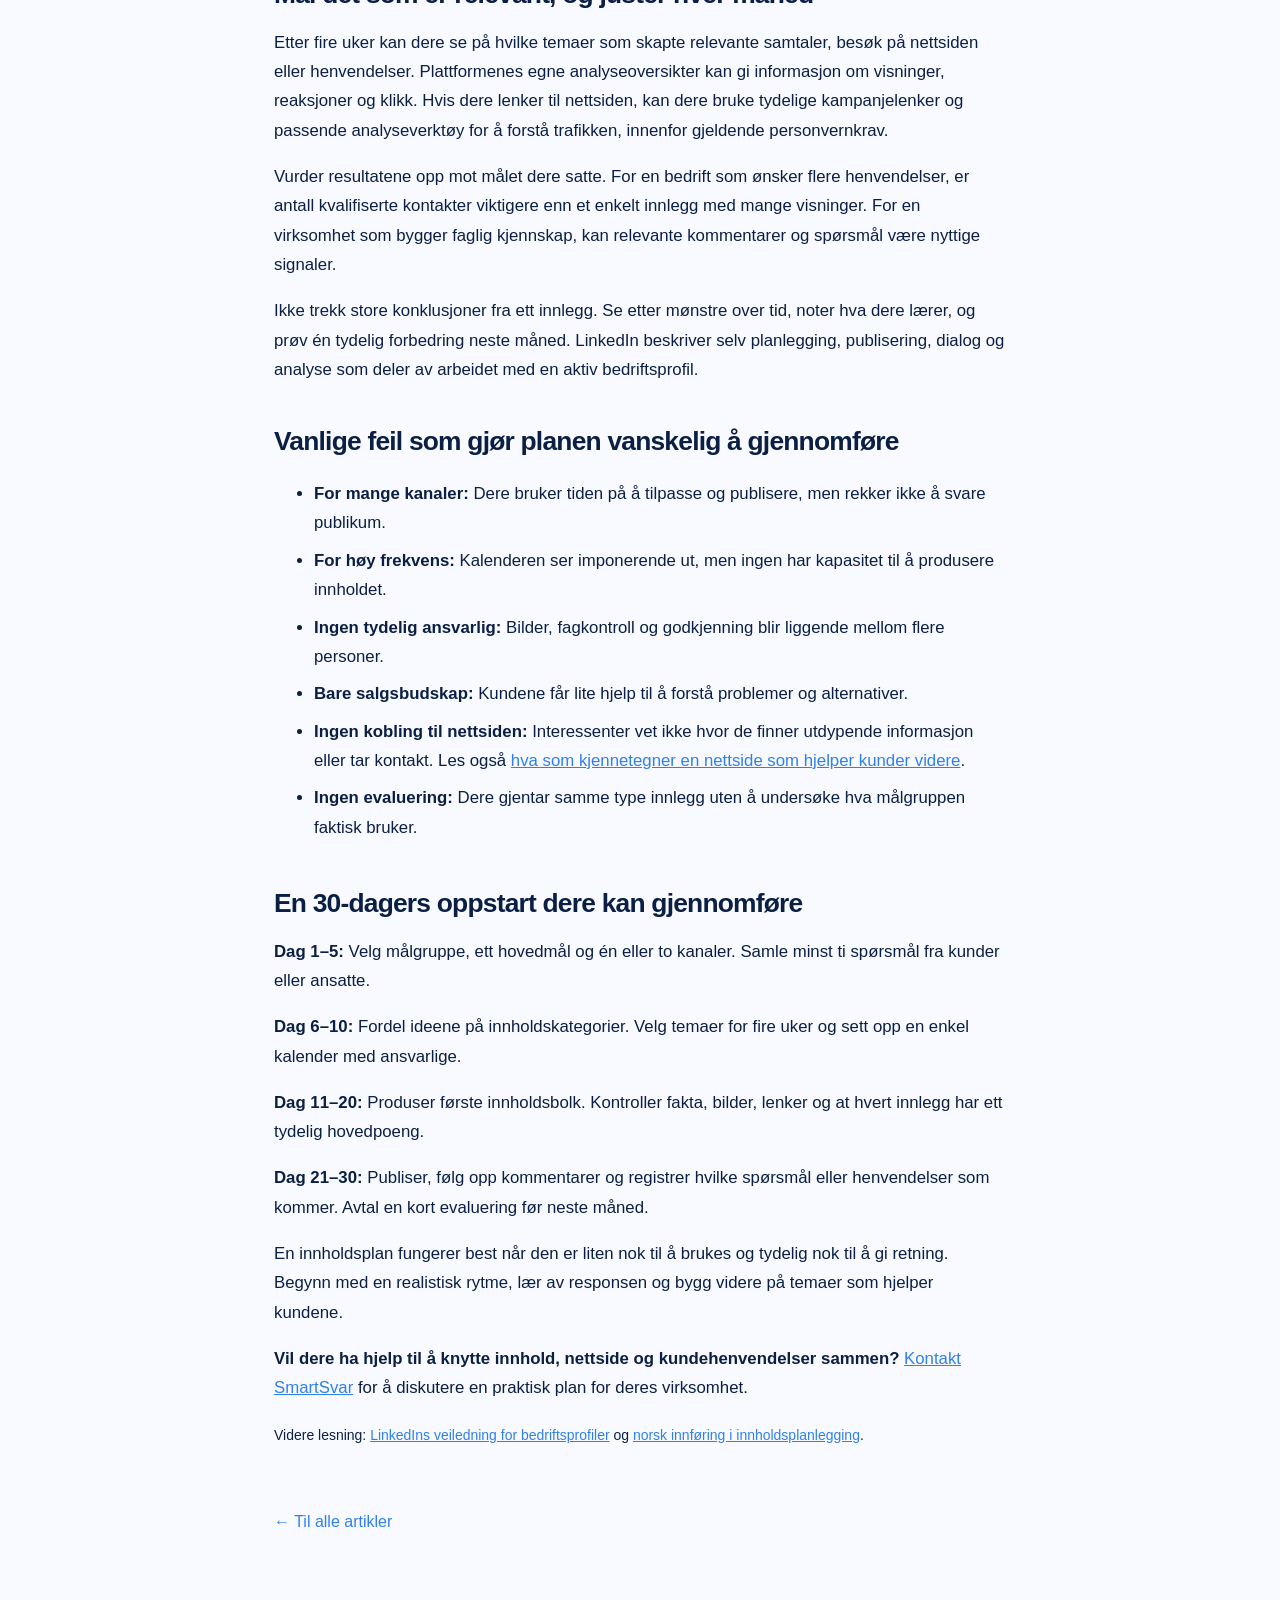
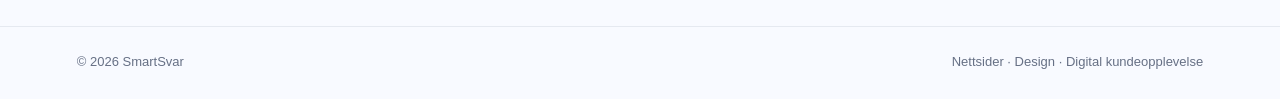
<file: public/blog/innholdsplan-sosiale-medier-bedrifter/index.html>
<!doctype html>
<html lang="no">
<head>
<meta charset="utf-8"><meta name="viewport" content="width=device-width, initial-scale=1">
<title>Innholdsplan for sosiale medier: guide for små bedrifter | SmartSvar</title>
<meta name="description" content="Lær å lage en praktisk innholdsplan for sosiale medier. Få en enkel publiseringskalender, idébank og metode for å måle hva som fungerer."><meta name="robots" content="index,follow">
<link rel="canonical" href="https://smartsvar.no/blog/innholdsplan-sosiale-medier-bedrifter/">
<meta property="og:type" content="article"><meta property="og:title" content="Innholdsplan for sosiale medier: guide for små bedrifter"><meta property="og:description" content="Lær å lage en praktisk innholdsplan for sosiale medier. Få en enkel publiseringskalender, idébank og metode for å måle hva som fungerer."><meta property="og:url" content="https://smartsvar.no/blog/innholdsplan-sosiale-medier-bedrifter/"><meta property="og:site_name" content="SmartSvar"><meta property="og:locale" content="nb_NO">
<script type="application/ld+json">{"@context":"https://schema.org","@type":"Article","headline":"Innholdsplan for sosiale medier: guide for små bedrifter","description":"Lær å lage en praktisk innholdsplan for sosiale medier. Få en enkel publiseringskalender, idébank og metode for å måle hva som fungerer.","inLanguage":"nb-NO","datePublished":"2026-11-02","dateModified":"2026-11-02","author":{"@type":"Organization","name":"SmartSvar","url":"https://smartsvar.no/"},"publisher":{"@type":"Organization","name":"SmartSvar","url":"https://smartsvar.no/"},"mainEntityOfPage":{"@type":"WebPage","@id":"https://smartsvar.no/blog/innholdsplan-sosiale-medier-bedrifter/"}}</script>
<style>
:root{color-scheme:light;--ink:#0b1f44;--blue:#2f80ed;--muted:#667085;--line:#e5e9f0}*{box-sizing:border-box}body{margin:0;background:#f8faff;color:var(--ink);font-family:Inter,Arial,sans-serif;line-height:1.75}.top{padding:24px 6vw;border-bottom:1px solid var(--line);display:flex;justify-content:space-between;align-items:center;background:#fff}.brand{font-weight:800;letter-spacing:-.05em;color:var(--ink);text-decoration:none}.top a:last-child{color:var(--blue);text-decoration:none;font-size:14px}.article{max-width:780px;margin:0 auto;padding:64px 24px 90px}.eyebrow{text-transform:uppercase;letter-spacing:.14em;font:11px monospace;color:var(--blue)}h1{font-size:clamp(2.4rem,6vw,4.5rem);line-height:1.06;letter-spacing:-.055em;margin:16px 0 22px} .intro{font-size:1.25rem;color:#475467;line-height:1.6}.body{margin-top:40px;font-size:1.05rem}.body h2{font-size:1.65rem;letter-spacing:-.03em;line-height:1.2;margin:42px 0 14px}.body a{color:var(--blue)}.body li{padding:4px 0}.back{display:inline-block;margin-top:42px;color:var(--blue);text-decoration:none}.footer{border-top:1px solid var(--line);padding:24px 6vw;color:var(--muted);font-size:13px;display:flex;justify-content:space-between;gap:16px;flex-wrap:wrap}@media(max-width:600px){.article{padding-top:40px}.top{padding:18px 22px}}
</style>
</head><body><header class="top"><a class="brand" href="/">SMARTSVAR®</a><a href="/blog/">Alle artikler ↗</a></header>
<main class="article"><div class="eyebrow">Sosiale medier · 2026-11-02</div><h1>Innholdsplan for sosiale medier: guide for små bedrifter</h1><p class="intro">En innholdsplan gjør det enklere å publisere nyttig innhold uten å finne på alt samme dag. Her får dere en konkret metode som passer små bedrifter med begrenset tid.</p><div class="body"><p>«Hva skal vi legge ut denne uken?» er et spørsmål mange bedrifter stiller når sosiale medier blir noe som må gjøres mellom kundemøter, leveranser og andre oppgaver. Resultatet kan bli perioder med mange innlegg, etterfulgt av lange pauser. En enkel innholdsplan gjør arbeidet mer forutsigbart. Den hjelper dere å velge temaer, fordele ansvar og vurdere om innholdet faktisk støtter virksomhetens mål.</p>
<p>Denne guiden er laget for små og mellomstore bedrifter som vil jobbe mer systematisk med Instagram, Facebook eller LinkedIn. Dere trenger verken en stor markedsavdeling eller et avansert verktøy. Et delt regneark, en idébank og en fast rutine kan være nok til å komme i gang.</p>

<h2>Hva er en innholdsplan for sosiale medier?</h2>
<p>En innholdsplan er en oversikt over <strong>hva dere skal publisere, hvorfor det er relevant, hvor det skal publiseres, hvem som har ansvaret og når innholdet skal være klart</strong>. Den er mer enn en kalender med datoer. En god plan knytter innholdet til spørsmål kundene faktisk har og til det bedriften ønsker å oppnå.</p>
<p>Skill gjerne mellom tre nivåer: En enkel strategi beskriver målgruppe og mål. En idébank samler mulige temaer. Publiseringskalenderen viser hvilke konkrete innlegg som skal lages og publiseres. Når disse delene er tydelige, blir det lettere å si nei til innlegg som ikke passer.</p>

<h2>Steg 1: Bestem hva innholdet skal bidra til</h2>
<p>Begynn med ett hovedmål for de neste månedene. Vil dere bli mer kjent blant lokale kunder, vise faglig kompetanse, få flere relevante henvendelser eller hjelpe eksisterende kunder med vanlige spørsmål? Ulike mål krever ulike innlegg og målinger.</p>
<p>Hvis målet er henvendelser, kan et innlegg forklare en konkret tjeneste og vise veien til en relevant side på nettsiden. Hvis målet er tillit, kan dere vise hvordan dere løser oppgaver, forklare vanlige misforståelser eller svare på spørsmål før kunden tar kontakt. Unngå å måle alt ut fra antall likerklikk: et innlegg kan være nyttig selv om det ikke får mange reaksjoner.</p>
<p>Definer også hvem dere snakker til. En lokal håndverksbedrift, en nettbutikk og et regnskapskontor har forskjellige kjøpsprosesser. Skriv ned hvilke problemer målgruppen vil løse, hvilke spørsmål de stiller og hvilken informasjon de trenger før de bestemmer seg.</p>

<h2>Steg 2: Velg kanaler ut fra kundene, ikke trendene</h2>
<p>Det er sjelden nødvendig å lage innhold til alle plattformer samtidig. Velg kanalene der dere realistisk kan nå og følge opp målgruppen. LinkedIn kan være relevant for faglige B2B-temaer og beslutningstakere. Instagram kan egne seg når bilder, korte videoer og visuelle forklaringer er viktige. Facebook kan være nyttig for virksomheter med lokale fellesskap og eksisterende kundekontakt.</p>
<p>Dette er utgangspunkt, ikke faste regler. Undersøk hvor deres kunder faktisk er aktive. Begynn heller med én eller to kanaler som dere kan følge opp, enn å spre kapasiteten på fem profiler uten tydelig innhold.</p>
<p>Se også over profilene før dere publiserer: Er beskrivelsen forståelig, er kontaktinformasjonen riktig, og leder lenken til en relevant side? En god publiseringsplan hjelper lite hvis interesserte ikke finner neste steg.</p>

<h2>Steg 3: Finn innholdsideer i kundenes spørsmål</h2>
<p>Dere trenger ikke finne opp helt nye temaer hver uke. De beste ideene finnes ofte i hverdagen: spørsmål som kommer i innboksen, innvendinger i tilbudsprosesser, feil kunder ofte gjør, og forklaringer medarbeidere gjentar. Noter dem fortløpende.</p>
<ul>
<li><strong>Før kjøp:</strong> Hva koster tjenesten, hvem passer den for, og hva bør kunden sammenligne?</li>
<li><strong>Under leveranse:</strong> Hva skjer først, hva må kunden forberede, og hvilke valg må tas?</li>
<li><strong>Etter kjøp:</strong> Hvordan brukes produktet eller tjenesten best mulig?</li>
<li><strong>Faglige misforståelser:</strong> Hvilke påstander bør forklares eller nyanseres?</li>
</ul>
<p>Suppler med søkespørsmål fra nettsidens analyseverktøy og samtaler med kunder. Har dere allerede gjort en <a href="/blog/sokeordsanalyse-sma-bedrifter/">søkeordsanalyse</a>, kan den hjelpe dere å finne temaer som både egner seg for en artikkel og et sosialt innlegg. Skriv for mennesker først; et relevant søkeord er ikke en grunn til å gjenta samme formulering unaturlig.</p>

<h2>Steg 4: Samle ideene i fire innholdskategorier</h2>
<p>En enkel måte å skape variasjon på er å bruke noen faste kategorier. Dere kan for eksempel velge <strong>forklaring, dokumentasjon, menneskene bak og tilbud</strong>. Kategoriene er en redaksjonell hjelp, ikke en algoritmeregel.</p>
<ul>
<li><strong>Forklaring:</strong> Svar på ett konkret spørsmål, vis en fremgangsmåte eller forklar et faguttrykk.</li>
<li><strong>Dokumentasjon:</strong> Vis en faktisk arbeidsprosess, et godkjent prosjekt eller hvordan dere kvalitetssikrer arbeidet. Ikke finn på kundecaser.</li>
<li><strong>Menneskene bak:</strong> Presenter fagfolk, arbeidsmetoder eller relevante innblikk i hverdagen, med nødvendige avklaringer.</li>
<li><strong>Tilbud:</strong> Forklar hvem en tjeneste passer for, hva den omfatter og hvordan man tar kontakt.</li>
</ul>
<p>Hvis nesten alle innlegg er salgsposter, kan profilen gi lite verdi til dem som fortsatt undersøker alternativer. Hvis dere bare deler generelle tips, kan det bli uklart hva bedriften faktisk tilbyr. En innholdsplan bør romme begge deler.</p>

<h2>Steg 5: Lag en publiseringskalender som noen faktisk bruker</h2>
<p>Bruk et regneark eller et enkelt planleggingsverktøy. Lag én rad per innlegg med følgende felter: <strong>dato, kanal, målgruppe, tema, hovedpoeng, format, neste handling, ansvarlig, status og lenke til ferdig materiale</strong>. Et felt for resultat eller læring gjør det enklere å evaluere senere.</p>
<p>Start med en publiseringsfrekvens dere kan holde. For en liten bedrift kan to eller tre gjennomarbeidede innlegg i uken være et praktisk forsøk. Det er ikke et universelt ideal eller et løfte om bedre rekkevidde. Juster etter kapasitet, kanal og respons.</p>
<p>Sett av én fast økt til planlegging, én til produksjon og noen korte økter til å svare på kommentarer og meldinger. Bestem hvem som godkjenner fakta, bilder og formuleringer. Da blir det mindre sannsynlig at innlegg stopper opp fordi ingen vet hvem som skal gjøre siste kontroll.</p>

<h2>Eksempel: En enkel innholdsplan for fire uker</h2>
<p>Dette er en <strong>illustrativ mal</strong> som kan tilpasses hvilken som helst tjenestebedrift. Den beskriver ikke en faktisk kunde eller dokumenterte resultater.</p>
<ul>
<li><strong>Uke 1 – Forklaring:</strong> Svar på et vanlig spørsmål fra nye kunder. Lag et kort innlegg med tre konkrete råd og lenke til en utdypende side.</li>
<li><strong>Uke 2 – Arbeidsprosess:</strong> Vis hva som skjer fra første henvendelse til levering. Bruk en enkel bildeserie eller et kort videoklipp.</li>
<li><strong>Uke 3 – Beslutningshjelp:</strong> Forklar hva kunder bør vurdere når de sammenligner alternativer, uten å rakke ned på konkurrenter.</li>
<li><strong>Uke 4 – Tjeneste og spørsmål:</strong> Presenter én tjeneste, hvem den passer for og et vanlig oppfølgingsspørsmål. Avslutt med en tydelig kontaktmulighet.</li>
</ul>
<p>Bruk dette som et utgangspunkt, og fyll på med ekstra innlegg når dere har nyttig materiale. Dere trenger ikke lage en helt ny kampanje hver måned. Gode spørsmål kan tas opp igjen når dere har ny kunnskap eller en bedre forklaring.</p>

<h2>Tilpass innholdet til Instagram, Facebook og LinkedIn</h2>
<p>Samme faglige idé kan brukes i flere kanaler, men bør ikke nødvendigvis kopieres ordrett. På LinkedIn kan dere utdype vurderinger og invitere til en faglig diskusjon. På Instagram kan dere vise hovedpoengene som en kort video eller en serie bilder med lesbar tekst. På Facebook kan dere tilpasse innlegget til spørsmål som er relevante for et lokalt publikum eller en eksisterende kundekrets.</p>
<p>Velg format ut fra budskapet. En enkel tekst kan være best når dere forklarer en beslutning. En video kan være nyttig når dere demonstrerer noe. En bildeserie kan gjøre en sjekkliste lettere å følge. Formatet skal hjelpe innholdet, ikke være et mål i seg selv.</p>
<p>En gjennomført <a href="/blog/slik-bygger-du-en-gjenkjennelig-merkevare/">digital merkevare</a> gjør det også lettere å kjenne igjen innleggene på tvers av kanaler. Bruk konsekvent språk, farger og bildeprinsipper uten at alle publiseringer må se identiske ut.</p>

<h2>Produser i bolker, men behold rom for aktualitet</h2>
<p>Når dere har valgt temaene, kan flere innlegg skrives og produseres i samme arbeidsøkt. Lag enkle maler for overskrifter, bilder og bildetekster. Samle godkjente bilder og korte faglige forklaringer i en mappe. Det reduserer tiden dere bruker på å starte fra null.</p>
<p>Ikke planlegg hver eneste plass i kalenderen. Behold rom for nye spørsmål, sesongendringer og viktig informasjon som dukker opp. Innhold som omtaler priser, lover, produktfunksjoner eller frister bør kontrolleres på nytt før publisering.</p>
<p>Avklar rettigheter til bilder, musikk og annet materiale. Ved publisering av bilder av identifiserbare personer må dere vurdere personvern og nødvendige tillatelser. Del aldri kundeopplysninger eller interne dokumenter bare fordi de ville gjort et innlegg mer interessant.</p>

<h2>Mål det som er relevant, og juster hver måned</h2>
<p>Etter fire uker kan dere se på hvilke temaer som skapte relevante samtaler, besøk på nettsiden eller henvendelser. Plattformenes egne analyseoversikter kan gi informasjon om visninger, reaksjoner og klikk. Hvis dere lenker til nettsiden, kan dere bruke tydelige kampanjelenker og passende analyseverktøy for å forstå trafikken, innenfor gjeldende personvernkrav.</p>
<p>Vurder resultatene opp mot målet dere satte. For en bedrift som ønsker flere henvendelser, er antall kvalifiserte kontakter viktigere enn et enkelt innlegg med mange visninger. For en virksomhet som bygger faglig kjennskap, kan relevante kommentarer og spørsmål være nyttige signaler.</p>
<p>Ikke trekk store konklusjoner fra ett innlegg. Se etter mønstre over tid, noter hva dere lærer, og prøv én tydelig forbedring neste måned. LinkedIn beskriver selv planlegging, publisering, dialog og analyse som deler av arbeidet med en aktiv bedriftsprofil.</p>

<h2>Vanlige feil som gjør planen vanskelig å gjennomføre</h2>
<ul>
<li><strong>For mange kanaler:</strong> Dere bruker tiden på å tilpasse og publisere, men rekker ikke å svare publikum.</li>
<li><strong>For høy frekvens:</strong> Kalenderen ser imponerende ut, men ingen har kapasitet til å produsere innholdet.</li>
<li><strong>Ingen tydelig ansvarlig:</strong> Bilder, fagkontroll og godkjenning blir liggende mellom flere personer.</li>
<li><strong>Bare salgsbudskap:</strong> Kundene får lite hjelp til å forstå problemer og alternativer.</li>
<li><strong>Ingen kobling til nettsiden:</strong> Interessenter vet ikke hvor de finner utdypende informasjon eller tar kontakt. Les også <a href="/blog/nettside-som-skaper-kunder/">hva som kjennetegner en nettside som hjelper kunder videre</a>.</li>
<li><strong>Ingen evaluering:</strong> Dere gjentar samme type innlegg uten å undersøke hva målgruppen faktisk bruker.</li>
</ul>

<h2>En 30-dagers oppstart dere kan gjennomføre</h2>
<p><strong>Dag 1–5:</strong> Velg målgruppe, ett hovedmål og én eller to kanaler. Samle minst ti spørsmål fra kunder eller ansatte.</p>
<p><strong>Dag 6–10:</strong> Fordel ideene på innholdskategorier. Velg temaer for fire uker og sett opp en enkel kalender med ansvarlige.</p>
<p><strong>Dag 11–20:</strong> Produser første innholdsbolk. Kontroller fakta, bilder, lenker og at hvert innlegg har ett tydelig hovedpoeng.</p>
<p><strong>Dag 21–30:</strong> Publiser, følg opp kommentarer og registrer hvilke spørsmål eller henvendelser som kommer. Avtal en kort evaluering før neste måned.</p>
<p>En innholdsplan fungerer best når den er liten nok til å brukes og tydelig nok til å gi retning. Begynn med en realistisk rytme, lær av responsen og bygg videre på temaer som hjelper kundene.</p>
<p><strong>Vil dere ha hjelp til å knytte innhold, nettside og kundehenvendelser sammen?</strong> <a href="/#contact">Kontakt SmartSvar</a> for å diskutere en praktisk plan for deres virksomhet.</p>
<p><small>Videre lesning: <a href="https://business.linkedin.com/advertise/linkedin-pages/best-practices" rel="noopener noreferrer">LinkedIns veiledning for bedriftsprofiler</a> og <a href="https://www.utdannet.no/laer/some-planlegging/innholdsplan-sosiale-medier" rel="noopener noreferrer">norsk innføring i innholdsplanlegging</a>.</small></p></div><a class="back" href="/blog/">← Til alle artikler</a></main>
<footer class="footer"><span>© 2026 SmartSvar</span><span>Nettsider · Design · Digital kundeopplevelse</span></footer></body></html>
</file>
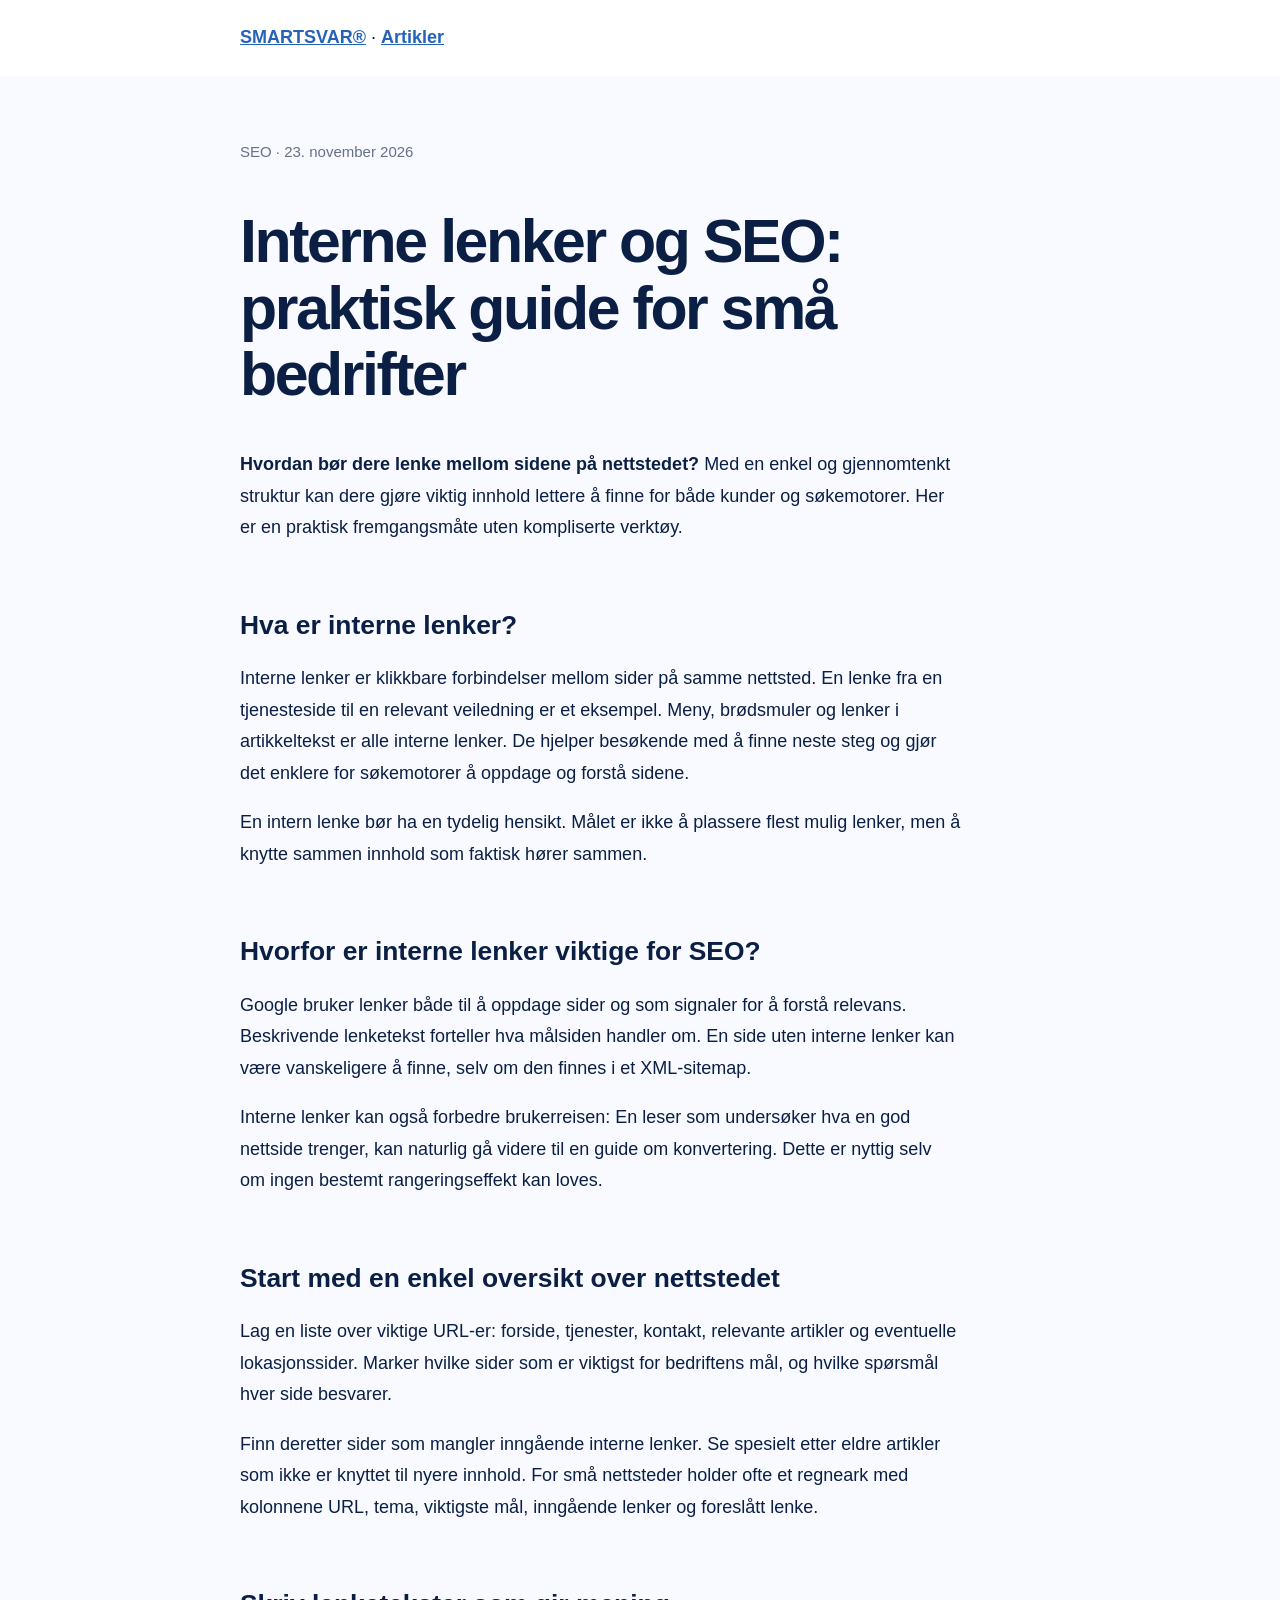
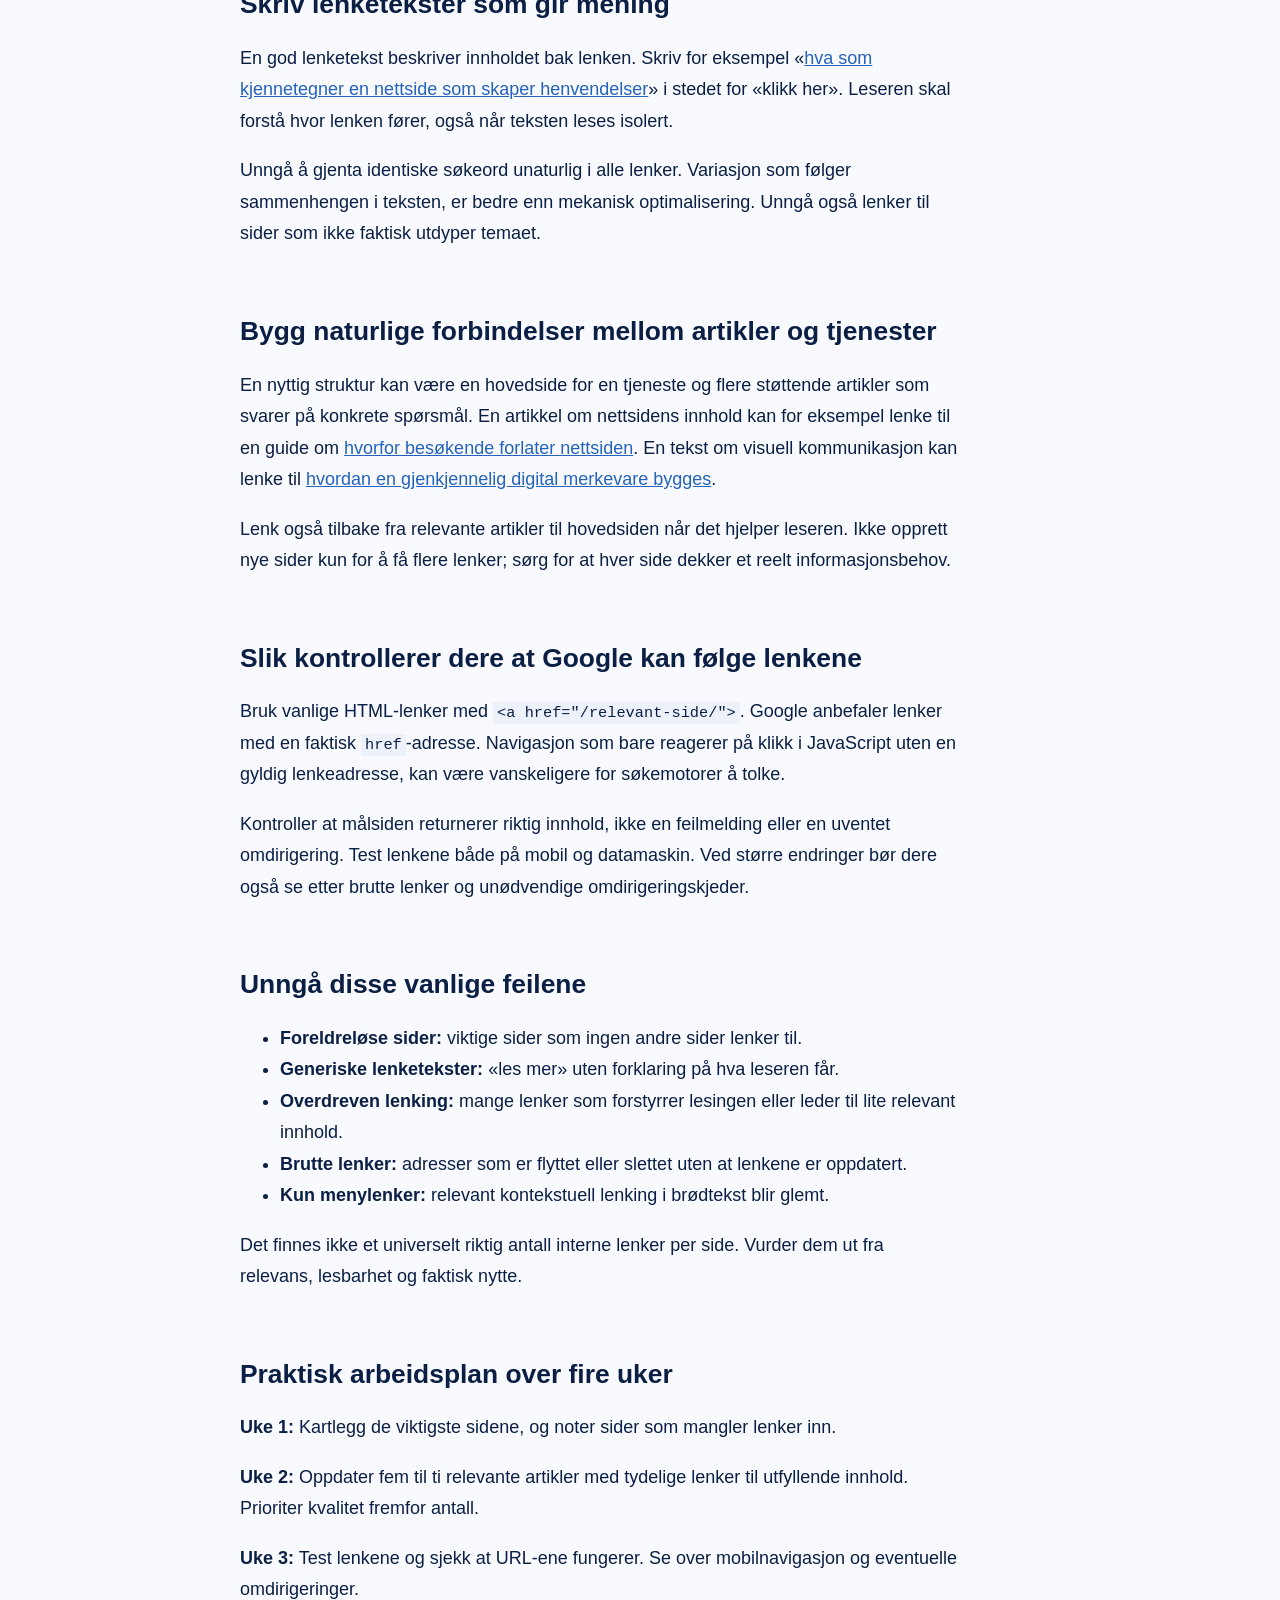
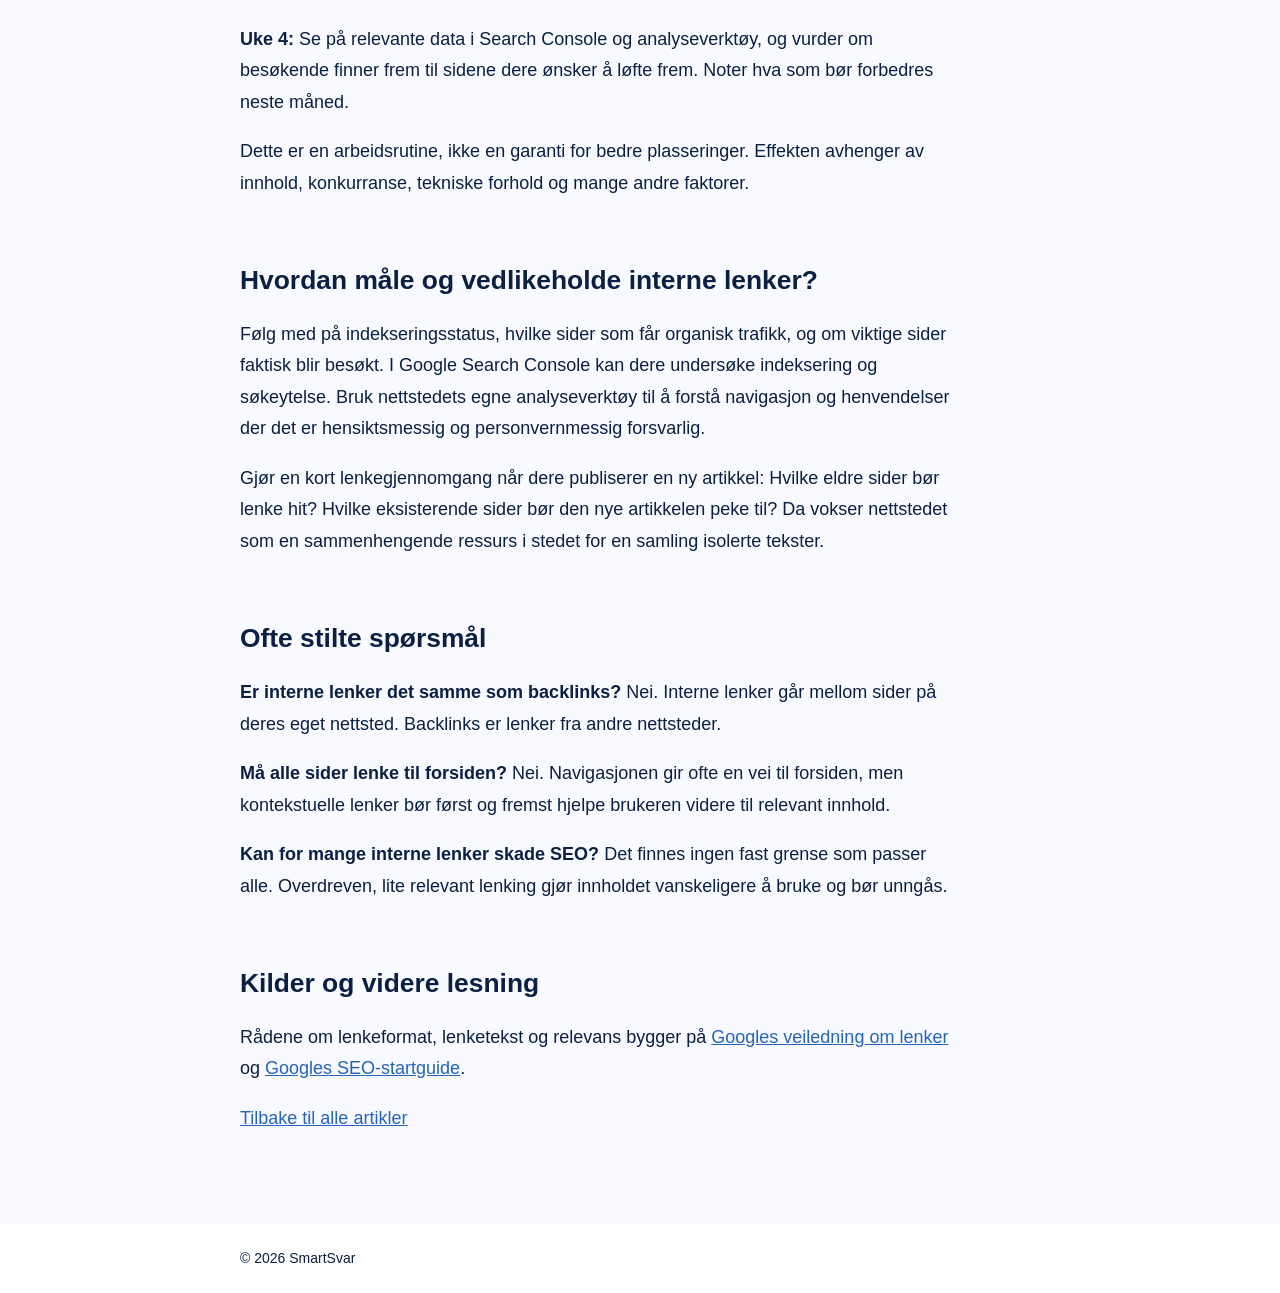
<file: public/blog/interne-lenker-seo/index.html>
<!doctype html>
<html lang="no"><head><meta charset="utf-8"><meta name="viewport" content="width=device-width,initial-scale=1">
<title>Interne lenker og SEO: guide for små bedrifter | SmartSvar</title>
<meta name="description" content="Lær å forbedre interne lenker på nettsiden: lenketekster, sidestruktur, brutte lenker og en praktisk fireukers plan for små bedrifter.">
<link rel="canonical" href="https://smartsvar.no/blog/interne-lenker-seo/">
<meta property="og:type" content="article"><meta property="og:title" content="Interne lenker og SEO: guide for små bedrifter"><meta property="og:url" content="https://smartsvar.no/blog/interne-lenker-seo/">
<script type="application/ld+json">{"@context":"https://schema.org","@type":"Article","headline":"Interne lenker og SEO: praktisk guide for små bedrifter","description":"Lær hvordan dere bygger en enkel intern lenkestruktur, skriver gode lenketekster og finner brutte eller foreldreløse sider.","datePublished":"2026-11-23","dateModified":"2026-11-23","inLanguage":"nb-NO","mainEntityOfPage":{"@type":"WebPage","@id":"https://smartsvar.no/blog/interne-lenker-seo/"},"author":{"@type":"Organization","name":"SmartSvar"},"publisher":{"@type":"Organization","name":"SmartSvar"}}</script>
<style>body{margin:0;background:#f8faff;color:#0b1f44;font:18px/1.75 Inter,Arial,sans-serif}header,footer{padding:22px max(24px,calc((100vw - 800px)/2));background:white}header a{font-weight:700}main{max-width:800px;margin:60px auto 90px;padding:0 24px}h1{font-size:clamp(2.2rem,5vw,3.8rem);line-height:1.1;letter-spacing:-.04em}h2{margin-top:2.5em;line-height:1.2;font-size:1.65rem}a{color:#2563bb}p,li{max-width:72ch}small{color:#667085}code{font-size:.85em;background:#edf2fa;padding:2px 4px}footer{font-size:14px}</style></head><body>
<header><a href="/">SMARTSVAR®</a> · <a href="/blog/">Artikler</a></header><main><small>SEO · 23. november 2026</small><h1>Interne lenker og SEO: praktisk guide for små bedrifter</h1>
<p><strong>Hvordan bør dere lenke mellom sidene på nettstedet?</strong> Med en enkel og gjennomtenkt struktur kan dere gjøre viktig innhold lettere å finne for både kunder og søkemotorer. Her er en praktisk fremgangsmåte uten kompliserte verktøy.</p>
<section><h2>Hva er interne lenker?</h2><p>Interne lenker er klikkbare forbindelser mellom sider på samme nettsted. En lenke fra en tjenesteside til en relevant veiledning er et eksempel. Meny, brødsmuler og lenker i artikkeltekst er alle interne lenker. De hjelper besøkende med å finne neste steg og gjør det enklere for søkemotorer å oppdage og forstå sidene.</p><p>En intern lenke bør ha en tydelig hensikt. Målet er ikke å plassere flest mulig lenker, men å knytte sammen innhold som faktisk hører sammen.</p></section>
<section><h2>Hvorfor er interne lenker viktige for SEO?</h2><p>Google bruker lenker både til å oppdage sider og som signaler for å forstå relevans. Beskrivende lenketekst forteller hva målsiden handler om. En side uten interne lenker kan være vanskeligere å finne, selv om den finnes i et XML-sitemap.</p><p>Interne lenker kan også forbedre brukerreisen: En leser som undersøker hva en god nettside trenger, kan naturlig gå videre til en guide om konvertering. Dette er nyttig selv om ingen bestemt rangeringseffekt kan loves.</p></section>
<section><h2>Start med en enkel oversikt over nettstedet</h2><p>Lag en liste over viktige URL-er: forside, tjenester, kontakt, relevante artikler og eventuelle lokasjonssider. Marker hvilke sider som er viktigst for bedriftens mål, og hvilke spørsmål hver side besvarer.</p><p>Finn deretter sider som mangler inngående interne lenker. Se spesielt etter eldre artikler som ikke er knyttet til nyere innhold. For små nettsteder holder ofte et regneark med kolonnene URL, tema, viktigste mål, inngående lenker og foreslått lenke.</p></section>
<section><h2>Skriv lenketekster som gir mening</h2><p>En god lenketekst beskriver innholdet bak lenken. Skriv for eksempel «<a href="/blog/nettside-som-skaper-kunder/">hva som kjennetegner en nettside som skaper henvendelser</a>» i stedet for «klikk her». Leseren skal forstå hvor lenken fører, også når teksten leses isolert.</p><p>Unngå å gjenta identiske søkeord unaturlig i alle lenker. Variasjon som følger sammenhengen i teksten, er bedre enn mekanisk optimalisering. Unngå også lenker til sider som ikke faktisk utdyper temaet.</p></section>
<section><h2>Bygg naturlige forbindelser mellom artikler og tjenester</h2><p>En nyttig struktur kan være en hovedside for en tjeneste og flere støttende artikler som svarer på konkrete spørsmål. En artikkel om nettsidens innhold kan for eksempel lenke til en guide om <a href="/blog/derfor-forlater-kunder-nettsiden/">hvorfor besøkende forlater nettsiden</a>. En tekst om visuell kommunikasjon kan lenke til <a href="/blog/slik-bygger-du-en-gjenkjennelig-merkevare/">hvordan en gjenkjennelig digital merkevare bygges</a>.</p><p>Lenk også tilbake fra relevante artikler til hovedsiden når det hjelper leseren. Ikke opprett nye sider kun for å få flere lenker; sørg for at hver side dekker et reelt informasjonsbehov.</p></section>
<section><h2>Slik kontrollerer dere at Google kan følge lenkene</h2><p>Bruk vanlige HTML-lenker med <code>&lt;a href="/relevant-side/"&gt;</code>. Google anbefaler lenker med en faktisk <code>href</code>-adresse. Navigasjon som bare reagerer på klikk i JavaScript uten en gyldig lenkeadresse, kan være vanskeligere for søkemotorer å tolke.</p><p>Kontroller at målsiden returnerer riktig innhold, ikke en feilmelding eller en uventet omdirigering. Test lenkene både på mobil og datamaskin. Ved større endringer bør dere også se etter brutte lenker og unødvendige omdirigeringskjeder.</p></section>
<section><h2>Unngå disse vanlige feilene</h2><ul><li><strong>Foreldreløse sider:</strong> viktige sider som ingen andre sider lenker til.</li><li><strong>Generiske lenketekster:</strong> «les mer» uten forklaring på hva leseren får.</li><li><strong>Overdreven lenking:</strong> mange lenker som forstyrrer lesingen eller leder til lite relevant innhold.</li><li><strong>Brutte lenker:</strong> adresser som er flyttet eller slettet uten at lenkene er oppdatert.</li><li><strong>Kun menylenker:</strong> relevant kontekstuell lenking i brødtekst blir glemt.</li></ul><p>Det finnes ikke et universelt riktig antall interne lenker per side. Vurder dem ut fra relevans, lesbarhet og faktisk nytte.</p></section>
<section><h2>Praktisk arbeidsplan over fire uker</h2><p><strong>Uke 1:</strong> Kartlegg de viktigste sidene, og noter sider som mangler lenker inn.</p><p><strong>Uke 2:</strong> Oppdater fem til ti relevante artikler med tydelige lenker til utfyllende innhold. Prioriter kvalitet fremfor antall.</p><p><strong>Uke 3:</strong> Test lenkene og sjekk at URL-ene fungerer. Se over mobilnavigasjon og eventuelle omdirigeringer.</p><p><strong>Uke 4:</strong> Se på relevante data i Search Console og analyseverktøy, og vurder om besøkende finner frem til sidene dere ønsker å løfte frem. Noter hva som bør forbedres neste måned.</p><p>Dette er en arbeidsrutine, ikke en garanti for bedre plasseringer. Effekten avhenger av innhold, konkurranse, tekniske forhold og mange andre faktorer.</p></section>
<section><h2>Hvordan måle og vedlikeholde interne lenker?</h2><p>Følg med på indekseringsstatus, hvilke sider som får organisk trafikk, og om viktige sider faktisk blir besøkt. I Google Search Console kan dere undersøke indeksering og søkeytelse. Bruk nettstedets egne analyseverktøy til å forstå navigasjon og henvendelser der det er hensiktsmessig og personvernmessig forsvarlig.</p><p>Gjør en kort lenkegjennomgang når dere publiserer en ny artikkel: Hvilke eldre sider bør lenke hit? Hvilke eksisterende sider bør den nye artikkelen peke til? Da vokser nettstedet som en sammenhengende ressurs i stedet for en samling isolerte tekster.</p></section>
<section><h2>Ofte stilte spørsmål</h2><p><strong>Er interne lenker det samme som backlinks?</strong> Nei. Interne lenker går mellom sider på deres eget nettsted. Backlinks er lenker fra andre nettsteder.</p><p><strong>Må alle sider lenke til forsiden?</strong> Nei. Navigasjonen gir ofte en vei til forsiden, men kontekstuelle lenker bør først og fremst hjelpe brukeren videre til relevant innhold.</p><p><strong>Kan for mange interne lenker skade SEO?</strong> Det finnes ingen fast grense som passer alle. Overdreven, lite relevant lenking gjør innholdet vanskeligere å bruke og bør unngås.</p></section>
<section><h2>Kilder og videre lesning</h2><p>Rådene om lenkeformat, lenketekst og relevans bygger på <a href="https://developers.google.com/search/docs/crawling-indexing/links-crawlable">Googles veiledning om lenker</a> og <a href="https://developers.google.com/search/docs/fundamentals/seo-starter-guide">Googles SEO-startguide</a>.</p></section>
<p><a href="/blog/">Tilbake til alle artikler</a></p></main><footer>© 2026 SmartSvar</footer></body></html>
</file>
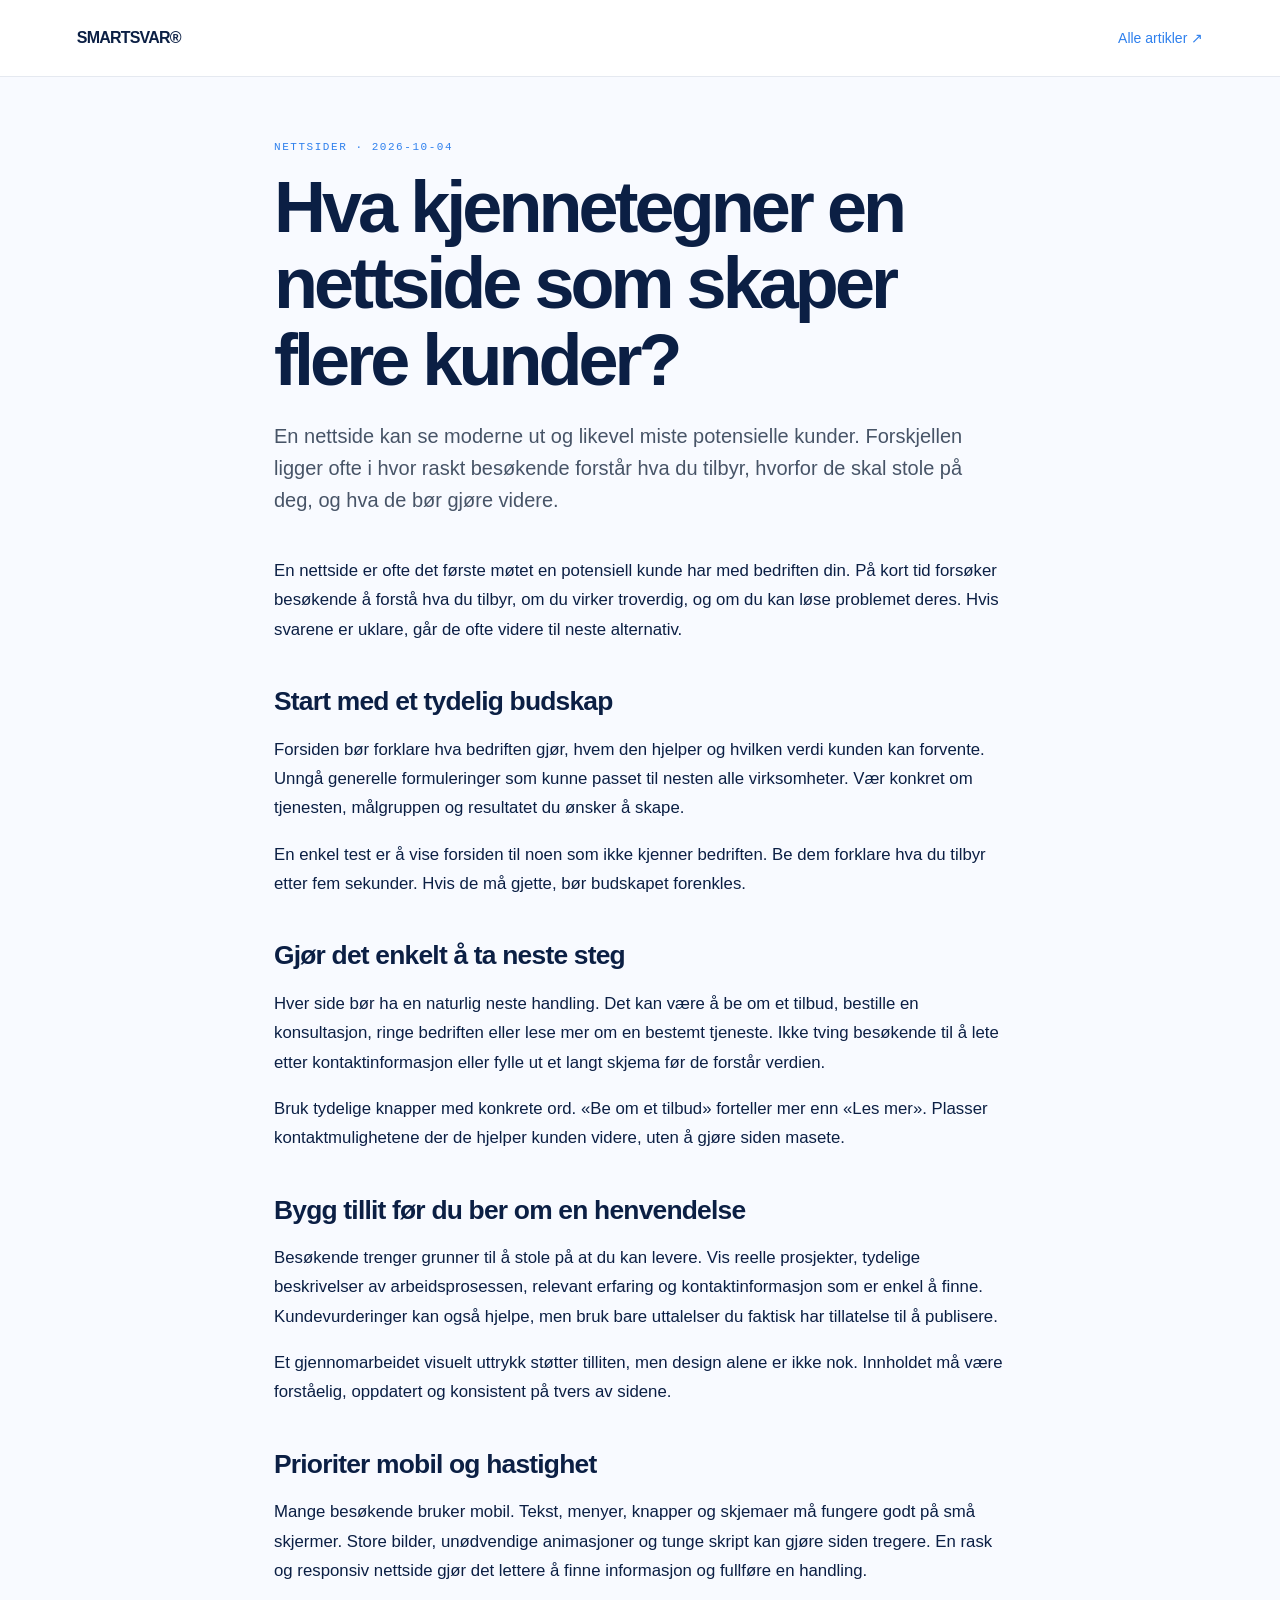
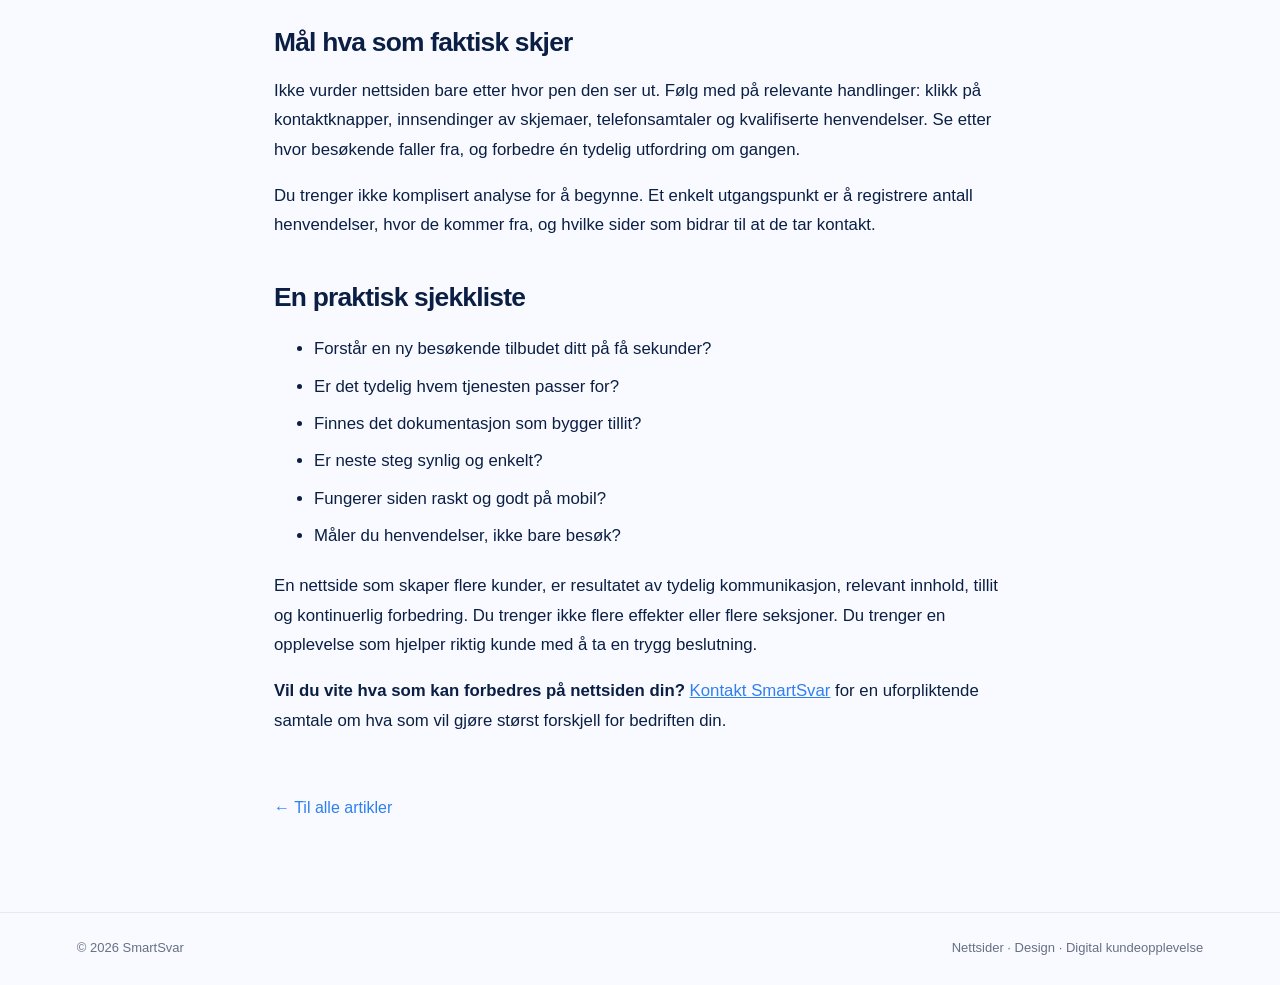
<file: public/blog/nettside-som-skaper-kunder/index.html>
<!doctype html>
<html lang="no">
<head>
<meta charset="utf-8"><meta name="viewport" content="width=device-width, initial-scale=1">
<title>Hva kjennetegner en nettside som skaper flere kunder? | SmartSvar</title><meta name="description" content="En god nettside handler om mer enn utseende. Lær hvordan tydelig budskap, tillit og en enkel kundereise kan gjøre flere besøk til henvendelser."><meta name="robots" content="index,follow">
<link rel="canonical" href="https://smartsvar.no/blog/nettside-som-skaper-kunder/">
<meta property="og:type" content="article"><meta property="og:title" content="Hva kjennetegner en nettside som skaper flere kunder?"><meta property="og:description" content="En god nettside handler om mer enn utseende. Lær hvordan tydelig budskap, tillit og en enkel kundereise kan gjøre flere besøk til henvendelser."><meta property="og:url" content="https://smartsvar.no/blog/nettside-som-skaper-kunder/"><meta property="og:site_name" content="SmartSvar"><meta property="og:locale" content="nb_NO">
<style>:root{color-scheme:light;--ink:#0b1f44;--blue:#2f80ed;--muted:#667085;--line:#e5e9f0}*{box-sizing:border-box}body{margin:0;background:#f8faff;color:var(--ink);font-family:Inter,Arial,sans-serif;line-height:1.75}.top{padding:24px 6vw;border-bottom:1px solid var(--line);display:flex;justify-content:space-between;align-items:center;background:#fff}.brand{font-weight:800;letter-spacing:-.05em;color:var(--ink);text-decoration:none}.top a:last-child{color:var(--blue);text-decoration:none;font-size:14px}.article{max-width:780px;margin:0 auto;padding:64px 24px 90px}.eyebrow{text-transform:uppercase;letter-spacing:.14em;font:11px monospace;color:var(--blue)}h1{font-size:clamp(2.4rem,6vw,4.5rem);line-height:1.06;letter-spacing:-.055em;margin:16px 0 22px}.intro{font-size:1.25rem;color:#475467;line-height:1.6}.body{margin-top:40px;font-size:1.05rem}.body h2{font-size:1.65rem;letter-spacing:-.03em;line-height:1.2;margin:42px 0 14px}.body a{color:var(--blue)}.body li{padding:4px 0}.back{display:inline-block;margin-top:42px;color:var(--blue);text-decoration:none}.footer{border-top:1px solid var(--line);padding:24px 6vw;color:var(--muted);font-size:13px;display:flex;justify-content:space-between;gap:16px;flex-wrap:wrap}@media(max-width:600px){.article{padding-top:40px}.top{padding:18px 22px}}</style>
</head><body><header class="top"><a class="brand" href="/">SMARTSVAR®</a><a href="/blog/">Alle artikler ↗</a></header>
<main class="article"><div class="eyebrow">Nettsider · 2026-10-04</div><h1>Hva kjennetegner en nettside som skaper flere kunder?</h1><p class="intro">En nettside kan se moderne ut og likevel miste potensielle kunder. Forskjellen ligger ofte i hvor raskt besøkende forstår hva du tilbyr, hvorfor de skal stole på deg, og hva de bør gjøre videre.</p><div class="body"><p>En nettside er ofte det første møtet en potensiell kunde har med bedriften din. På kort tid forsøker besøkende å forstå hva du tilbyr, om du virker troverdig, og om du kan løse problemet deres. Hvis svarene er uklare, går de ofte videre til neste alternativ.</p>
<h2>Start med et tydelig budskap</h2>
<p>Forsiden bør forklare hva bedriften gjør, hvem den hjelper og hvilken verdi kunden kan forvente. Unngå generelle formuleringer som kunne passet til nesten alle virksomheter. Vær konkret om tjenesten, målgruppen og resultatet du ønsker å skape.</p>
<p>En enkel test er å vise forsiden til noen som ikke kjenner bedriften. Be dem forklare hva du tilbyr etter fem sekunder. Hvis de må gjette, bør budskapet forenkles.</p>
<h2>Gjør det enkelt å ta neste steg</h2>
<p>Hver side bør ha en naturlig neste handling. Det kan være å be om et tilbud, bestille en konsultasjon, ringe bedriften eller lese mer om en bestemt tjeneste. Ikke tving besøkende til å lete etter kontaktinformasjon eller fylle ut et langt skjema før de forstår verdien.</p>
<p>Bruk tydelige knapper med konkrete ord. «Be om et tilbud» forteller mer enn «Les mer». Plasser kontaktmulighetene der de hjelper kunden videre, uten å gjøre siden masete.</p>
<h2>Bygg tillit før du ber om en henvendelse</h2>
<p>Besøkende trenger grunner til å stole på at du kan levere. Vis reelle prosjekter, tydelige beskrivelser av arbeidsprosessen, relevant erfaring og kontaktinformasjon som er enkel å finne. Kundevurderinger kan også hjelpe, men bruk bare uttalelser du faktisk har tillatelse til å publisere.</p>
<p>Et gjennomarbeidet visuelt uttrykk støtter tilliten, men design alene er ikke nok. Innholdet må være forståelig, oppdatert og konsistent på tvers av sidene.</p>
<h2>Prioriter mobil og hastighet</h2>
<p>Mange besøkende bruker mobil. Tekst, menyer, knapper og skjemaer må fungere godt på små skjermer. Store bilder, unødvendige animasjoner og tunge skript kan gjøre siden tregere. En rask og responsiv nettside gjør det lettere å finne informasjon og fullføre en handling.</p>
<h2>Mål hva som faktisk skjer</h2>
<p>Ikke vurder nettsiden bare etter hvor pen den ser ut. Følg med på relevante handlinger: klikk på kontaktknapper, innsendinger av skjemaer, telefonsamtaler og kvalifiserte henvendelser. Se etter hvor besøkende faller fra, og forbedre én tydelig utfordring om gangen.</p>
<p>Du trenger ikke komplisert analyse for å begynne. Et enkelt utgangspunkt er å registrere antall henvendelser, hvor de kommer fra, og hvilke sider som bidrar til at de tar kontakt.</p>
<h2>En praktisk sjekkliste</h2>
<ul><li>Forstår en ny besøkende tilbudet ditt på få sekunder?</li><li>Er det tydelig hvem tjenesten passer for?</li><li>Finnes det dokumentasjon som bygger tillit?</li><li>Er neste steg synlig og enkelt?</li><li>Fungerer siden raskt og godt på mobil?</li><li>Måler du henvendelser, ikke bare besøk?</li></ul>
<p>En nettside som skaper flere kunder, er resultatet av tydelig kommunikasjon, relevant innhold, tillit og kontinuerlig forbedring. Du trenger ikke flere effekter eller flere seksjoner. Du trenger en opplevelse som hjelper riktig kunde med å ta en trygg beslutning.</p>
<p><strong>Vil du vite hva som kan forbedres på nettsiden din?</strong> <a href="/#contact">Kontakt SmartSvar</a> for en uforpliktende samtale om hva som vil gjøre størst forskjell for bedriften din.</p></div><a class="back" href="/blog/">← Til alle artikler</a></main>
<footer class="footer"><span>© 2026 SmartSvar</span><span>Nettsider · Design · Digital kundeopplevelse</span></footer></body></html>
</file>
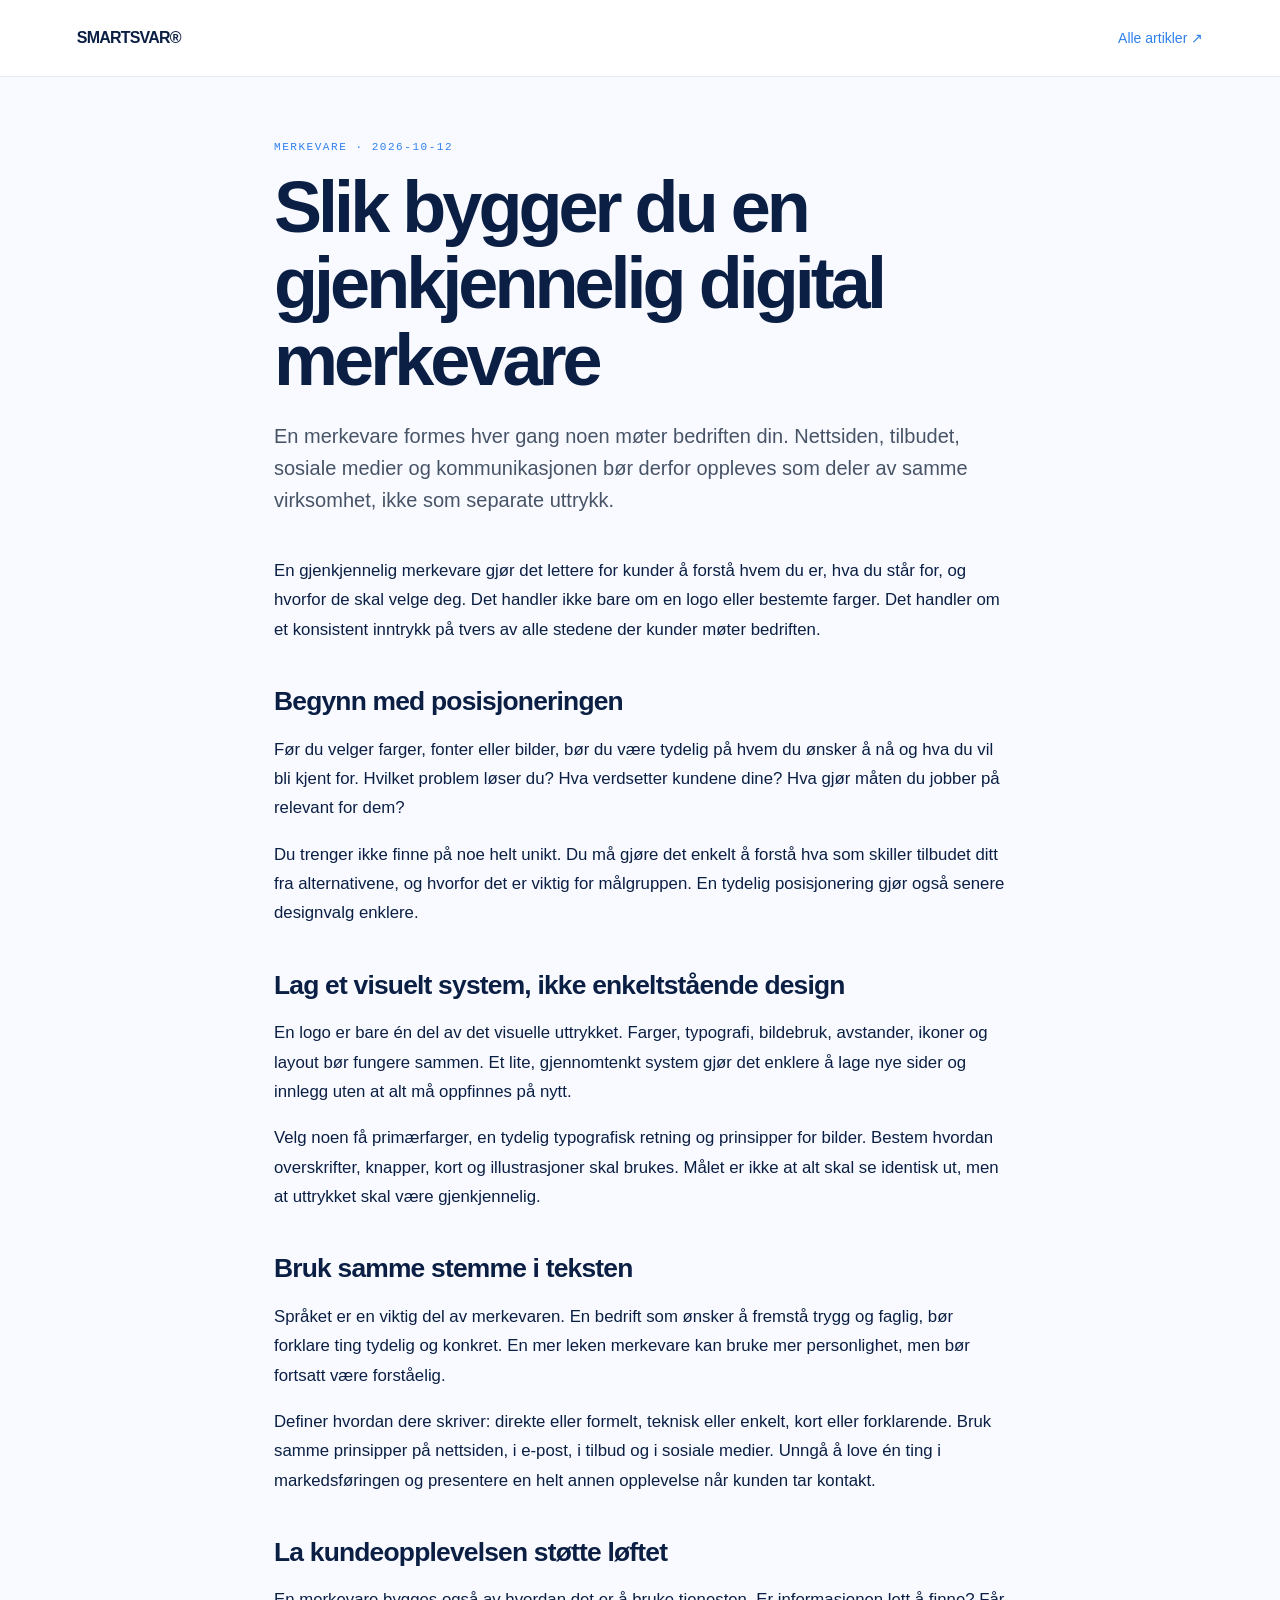
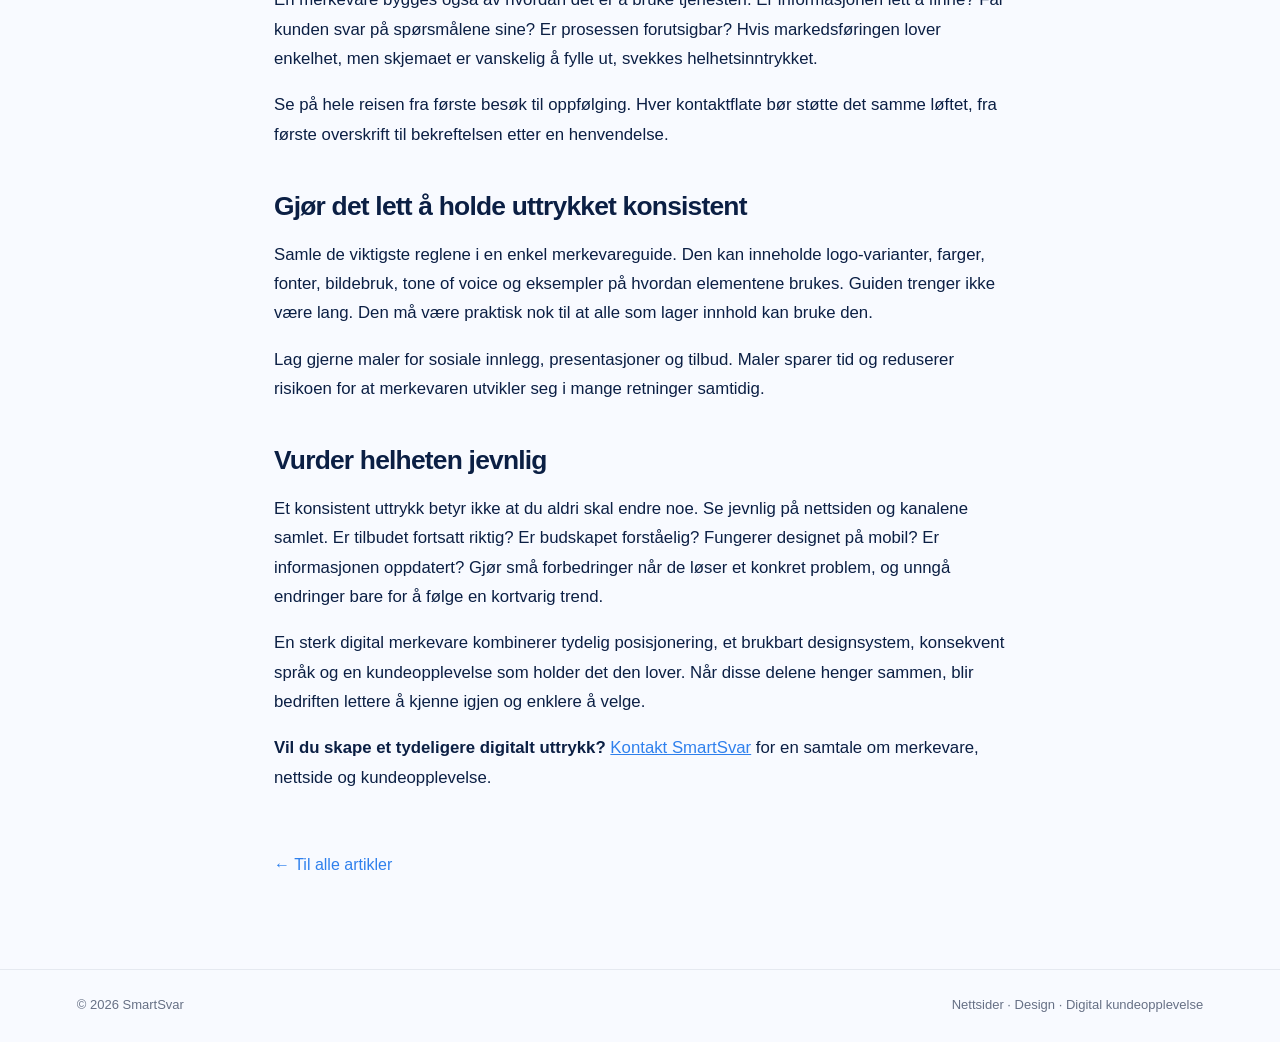
<file: public/blog/slik-bygger-du-en-gjenkjennelig-merkevare/index.html>
<!doctype html>
<html lang="no">
<head>
<meta charset="utf-8"><meta name="viewport" content="width=device-width, initial-scale=1">
<title>Slik bygger du en gjenkjennelig digital merkevare | SmartSvar</title>
<meta name="description" content="En sterk digital merkevare er mer enn en logo. Lær hvordan språk, design, struktur og kundeopplevelse skaper et tydelig og konsistent inntrykk."><meta name="robots" content="index,follow">
<link rel="canonical" href="https://smartsvar.no/blog/slik-bygger-du-en-gjenkjennelig-merkevare/">
<meta property="og:type" content="article"><meta property="og:title" content="Slik bygger du en gjenkjennelig digital merkevare"><meta property="og:description" content="En sterk digital merkevare er mer enn en logo. Lær hvordan språk, design, struktur og kundeopplevelse skaper et tydelig og konsistent inntrykk."><meta property="og:url" content="https://smartsvar.no/blog/slik-bygger-du-en-gjenkjennelig-merkevare/"><meta property="og:site_name" content="SmartSvar"><meta property="og:locale" content="nb_NO">
<style>
:root{color-scheme:light;--ink:#0b1f44;--blue:#2f80ed;--muted:#667085;--line:#e5e9f0}*{box-sizing:border-box}body{margin:0;background:#f8faff;color:var(--ink);font-family:Inter,Arial,sans-serif;line-height:1.75}.top{padding:24px 6vw;border-bottom:1px solid var(--line);display:flex;justify-content:space-between;align-items:center;background:#fff}.brand{font-weight:800;letter-spacing:-.05em;color:var(--ink);text-decoration:none}.top a:last-child{color:var(--blue);text-decoration:none;font-size:14px}.article{max-width:780px;margin:0 auto;padding:64px 24px 90px}.eyebrow{text-transform:uppercase;letter-spacing:.14em;font:11px monospace;color:var(--blue)}h1{font-size:clamp(2.4rem,6vw,4.5rem);line-height:1.06;letter-spacing:-.055em;margin:16px 0 22px} .intro{font-size:1.25rem;color:#475467;line-height:1.6}.body{margin-top:40px;font-size:1.05rem}.body h2{font-size:1.65rem;letter-spacing:-.03em;line-height:1.2;margin:42px 0 14px}.body a{color:var(--blue)}.body li{padding:4px 0}.back{display:inline-block;margin-top:42px;color:var(--blue);text-decoration:none}.footer{border-top:1px solid var(--line);padding:24px 6vw;color:var(--muted);font-size:13px;display:flex;justify-content:space-between;gap:16px;flex-wrap:wrap}@media(max-width:600px){.article{padding-top:40px}.top{padding:18px 22px}}
</style>
</head><body><header class="top"><a class="brand" href="/">SMARTSVAR®</a><a href="/blog/">Alle artikler ↗</a></header>
<main class="article"><div class="eyebrow">Merkevare · 2026-10-12</div><h1>Slik bygger du en gjenkjennelig digital merkevare</h1><p class="intro">En merkevare formes hver gang noen møter bedriften din. Nettsiden, tilbudet, sosiale medier og kommunikasjonen bør derfor oppleves som deler av samme virksomhet, ikke som separate uttrykk.</p><div class="body"><p>En gjenkjennelig merkevare gjør det lettere for kunder å forstå hvem du er, hva du står for, og hvorfor de skal velge deg. Det handler ikke bare om en logo eller bestemte farger. Det handler om et konsistent inntrykk på tvers av alle stedene der kunder møter bedriften.</p>
<h2>Begynn med posisjoneringen</h2>
<p>Før du velger farger, fonter eller bilder, bør du være tydelig på hvem du ønsker å nå og hva du vil bli kjent for. Hvilket problem løser du? Hva verdsetter kundene dine? Hva gjør måten du jobber på relevant for dem?</p>
<p>Du trenger ikke finne på noe helt unikt. Du må gjøre det enkelt å forstå hva som skiller tilbudet ditt fra alternativene, og hvorfor det er viktig for målgruppen. En tydelig posisjonering gjør også senere designvalg enklere.</p>
<h2>Lag et visuelt system, ikke enkeltstående design</h2>
<p>En logo er bare én del av det visuelle uttrykket. Farger, typografi, bildebruk, avstander, ikoner og layout bør fungere sammen. Et lite, gjennomtenkt system gjør det enklere å lage nye sider og innlegg uten at alt må oppfinnes på nytt.</p>
<p>Velg noen få primærfarger, en tydelig typografisk retning og prinsipper for bilder. Bestem hvordan overskrifter, knapper, kort og illustrasjoner skal brukes. Målet er ikke at alt skal se identisk ut, men at uttrykket skal være gjenkjennelig.</p>
<h2>Bruk samme stemme i teksten</h2>
<p>Språket er en viktig del av merkevaren. En bedrift som ønsker å fremstå trygg og faglig, bør forklare ting tydelig og konkret. En mer leken merkevare kan bruke mer personlighet, men bør fortsatt være forståelig.</p>
<p>Definer hvordan dere skriver: direkte eller formelt, teknisk eller enkelt, kort eller forklarende. Bruk samme prinsipper på nettsiden, i e-post, i tilbud og i sosiale medier. Unngå å love én ting i markedsføringen og presentere en helt annen opplevelse når kunden tar kontakt.</p>
<h2>La kundeopplevelsen støtte løftet</h2>
<p>En merkevare bygges også av hvordan det er å bruke tjenesten. Er informasjonen lett å finne? Får kunden svar på spørsmålene sine? Er prosessen forutsigbar? Hvis markedsføringen lover enkelhet, men skjemaet er vanskelig å fylle ut, svekkes helhetsinntrykket.</p>
<p>Se på hele reisen fra første besøk til oppfølging. Hver kontaktflate bør støtte det samme løftet, fra første overskrift til bekreftelsen etter en henvendelse.</p>
<h2>Gjør det lett å holde uttrykket konsistent</h2>
<p>Samle de viktigste reglene i en enkel merkevareguide. Den kan inneholde logo-varianter, farger, fonter, bildebruk, tone of voice og eksempler på hvordan elementene brukes. Guiden trenger ikke være lang. Den må være praktisk nok til at alle som lager innhold kan bruke den.</p>
<p>Lag gjerne maler for sosiale innlegg, presentasjoner og tilbud. Maler sparer tid og reduserer risikoen for at merkevaren utvikler seg i mange retninger samtidig.</p>
<h2>Vurder helheten jevnlig</h2>
<p>Et konsistent uttrykk betyr ikke at du aldri skal endre noe. Se jevnlig på nettsiden og kanalene samlet. Er tilbudet fortsatt riktig? Er budskapet forståelig? Fungerer designet på mobil? Er informasjonen oppdatert? Gjør små forbedringer når de løser et konkret problem, og unngå endringer bare for å følge en kortvarig trend.</p>
<p>En sterk digital merkevare kombinerer tydelig posisjonering, et brukbart designsystem, konsekvent språk og en kundeopplevelse som holder det den lover. Når disse delene henger sammen, blir bedriften lettere å kjenne igjen og enklere å velge.</p>
<p><strong>Vil du skape et tydeligere digitalt uttrykk?</strong> <a href="/#contact">Kontakt SmartSvar</a> for en samtale om merkevare, nettside og kundeopplevelse.</p></div><a class="back" href="/blog/">← Til alle artikler</a></main>
<footer class="footer"><span>© 2026 SmartSvar</span><span>Nettsider · Design · Digital kundeopplevelse</span></footer></body></html>
</file>
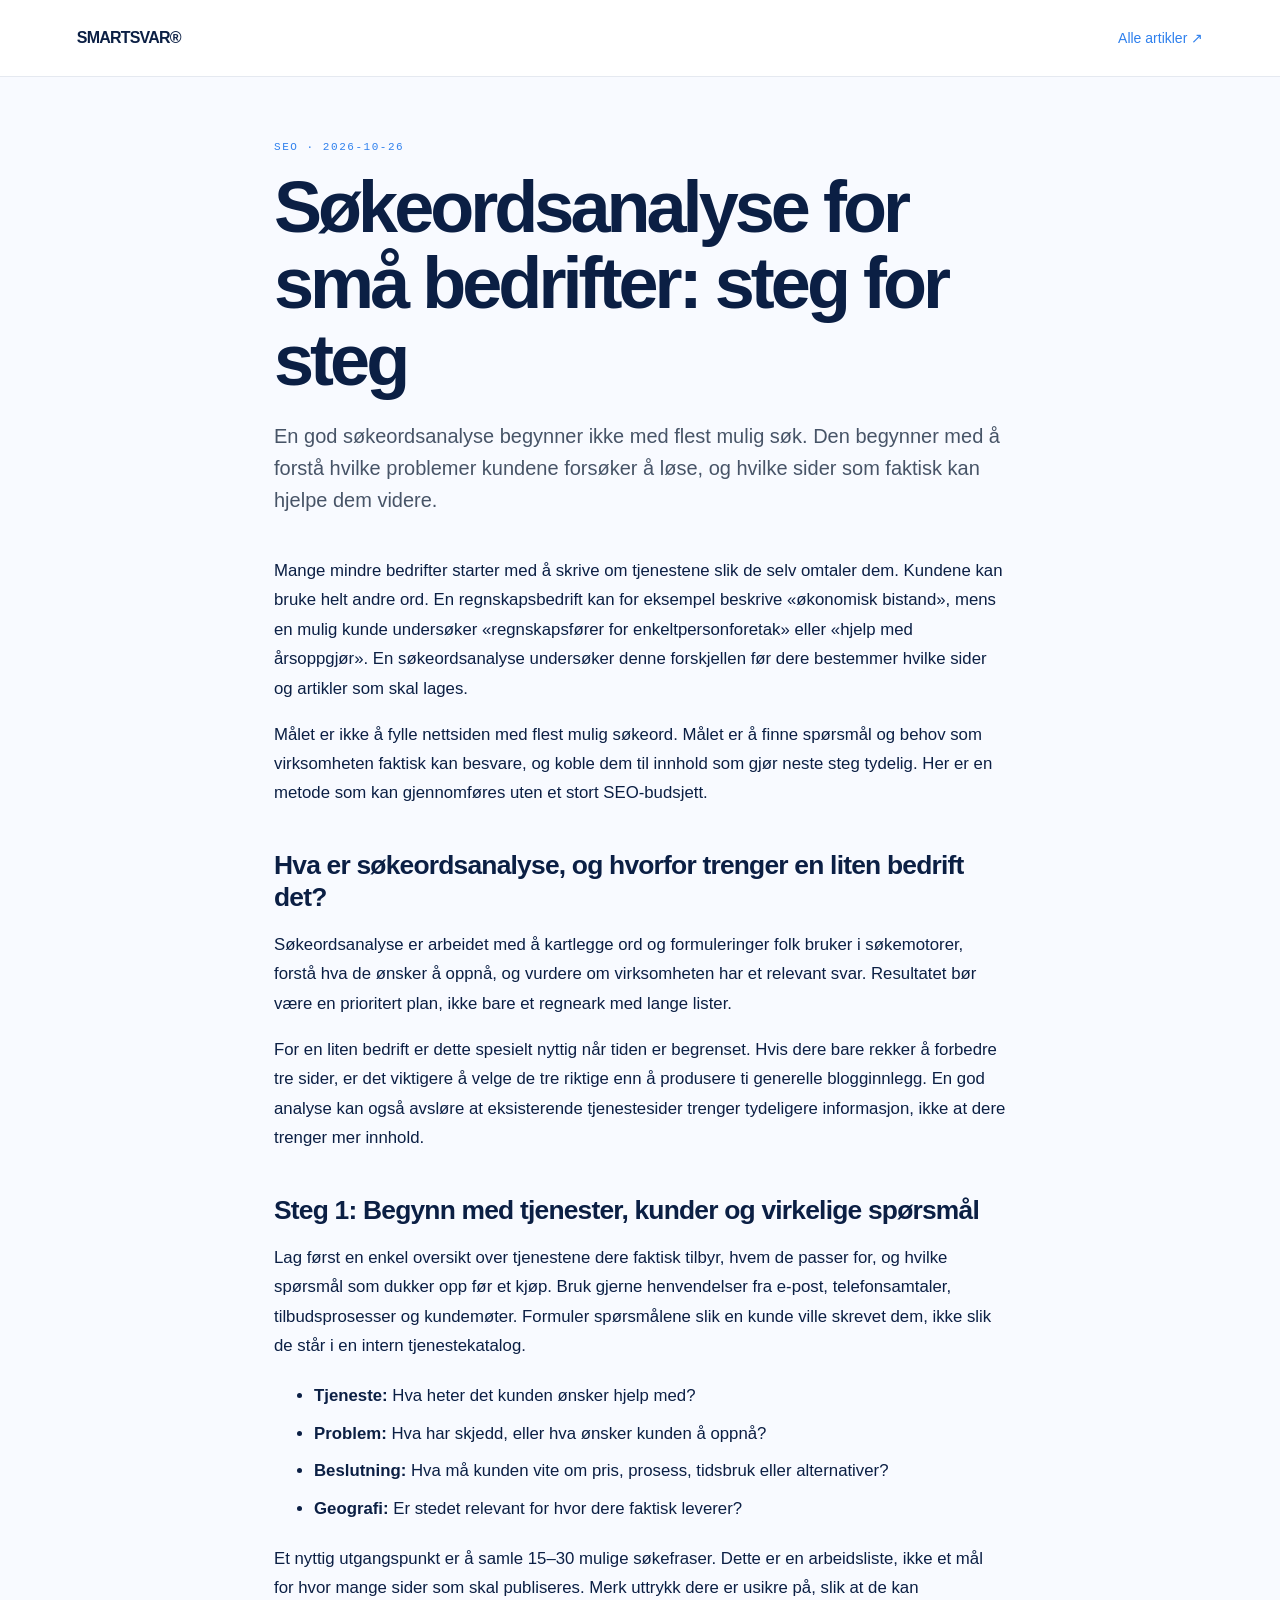
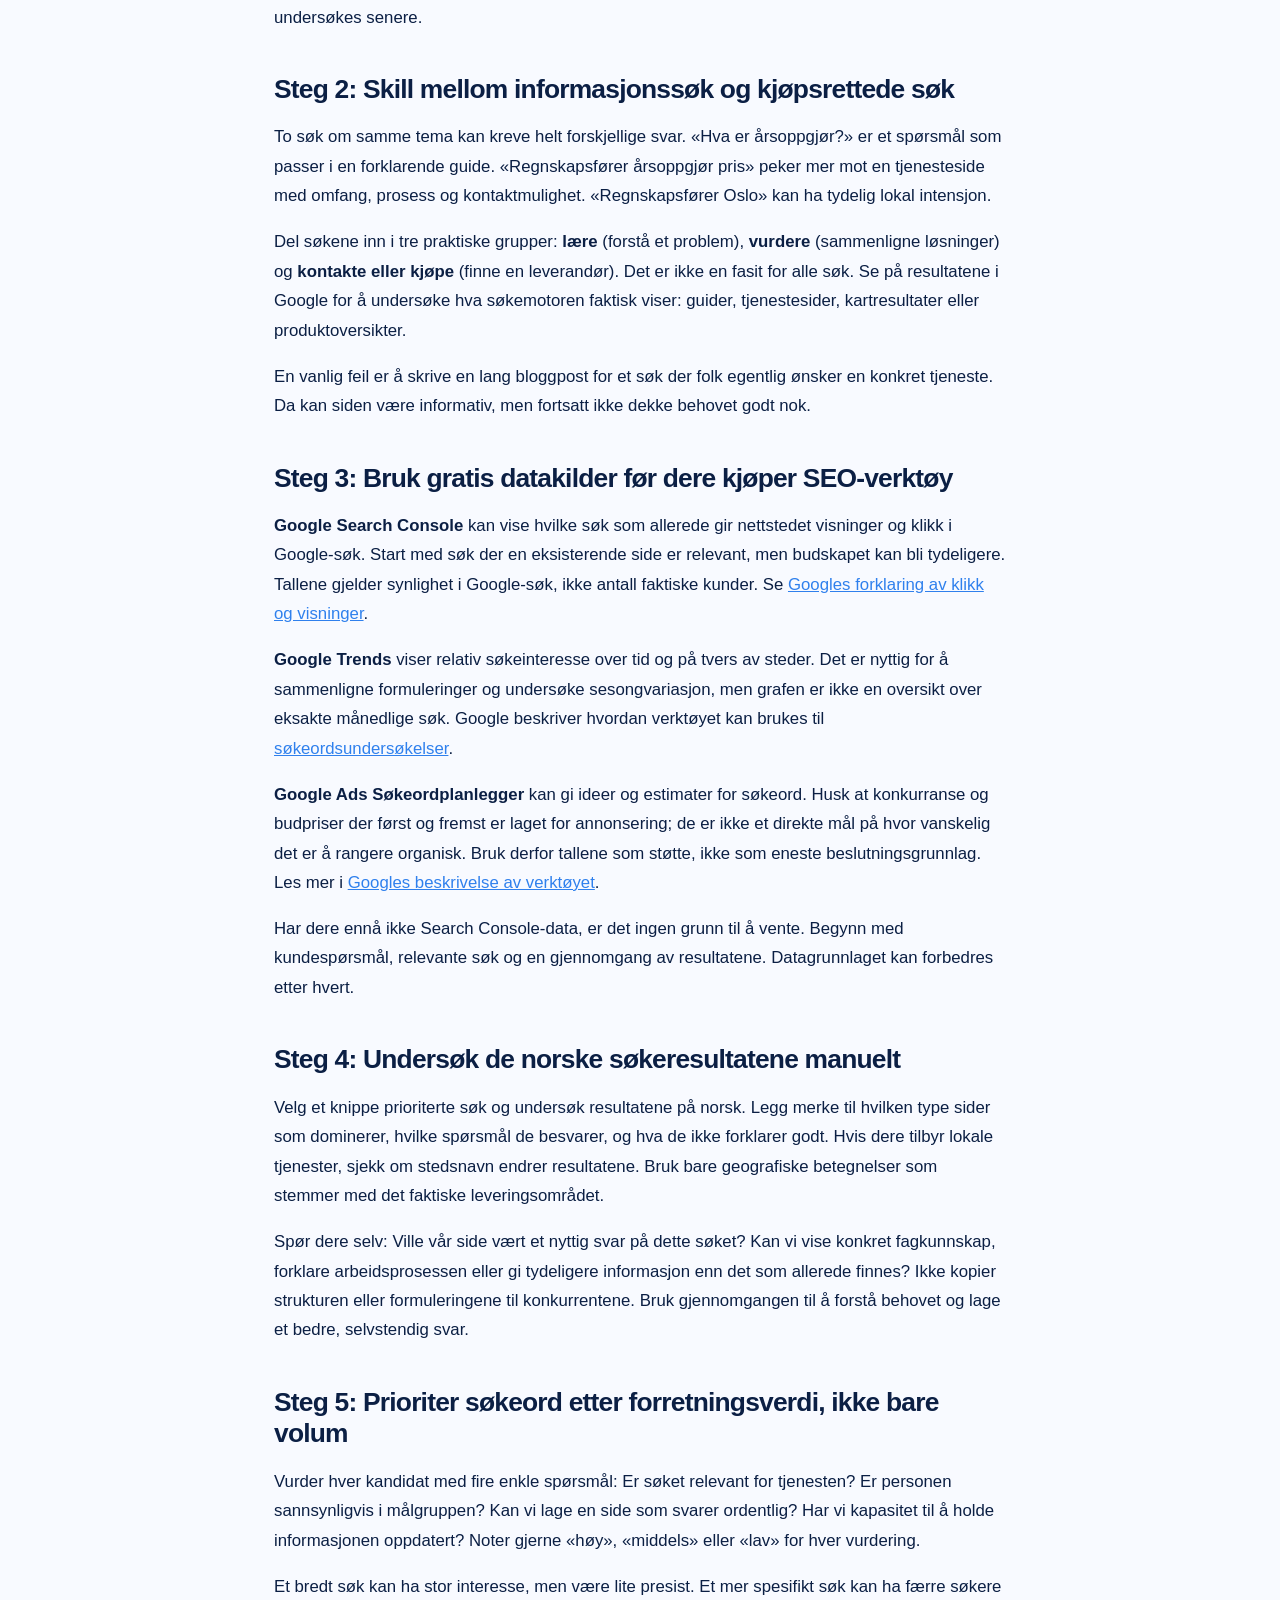
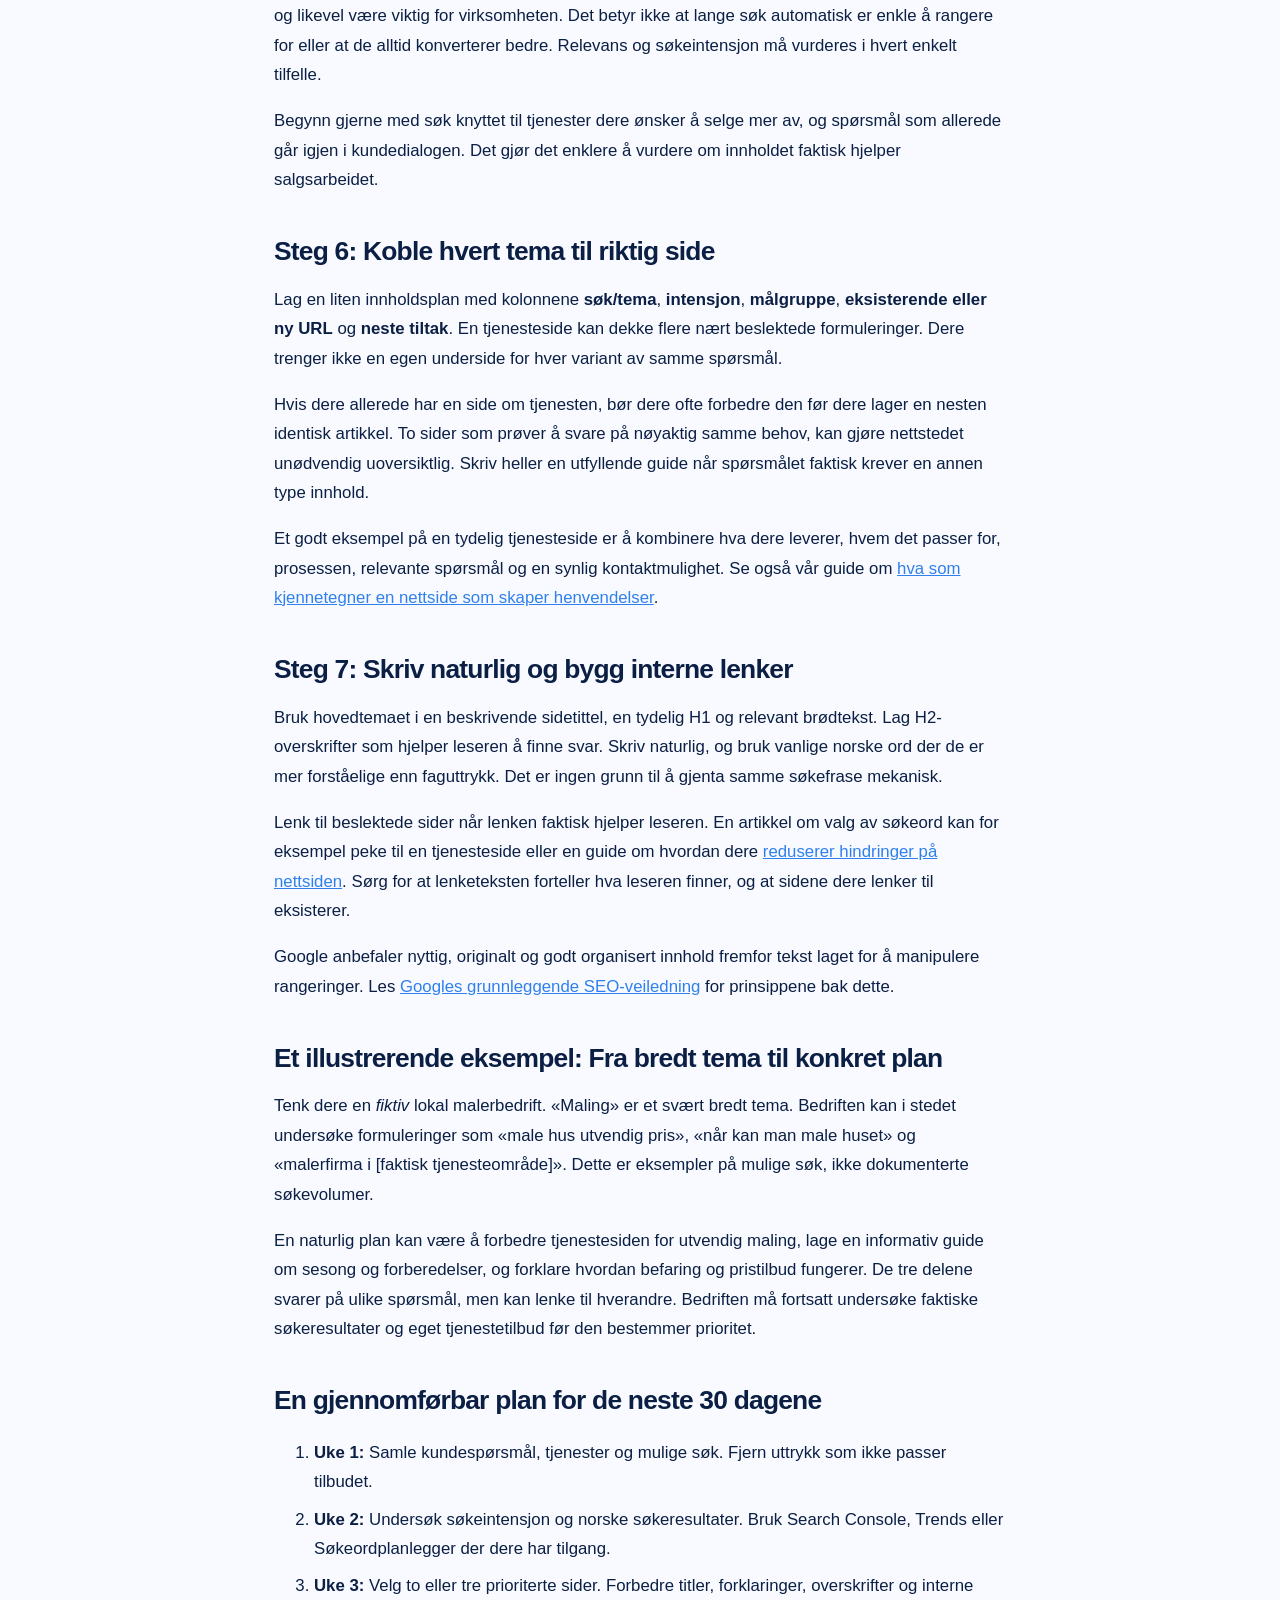
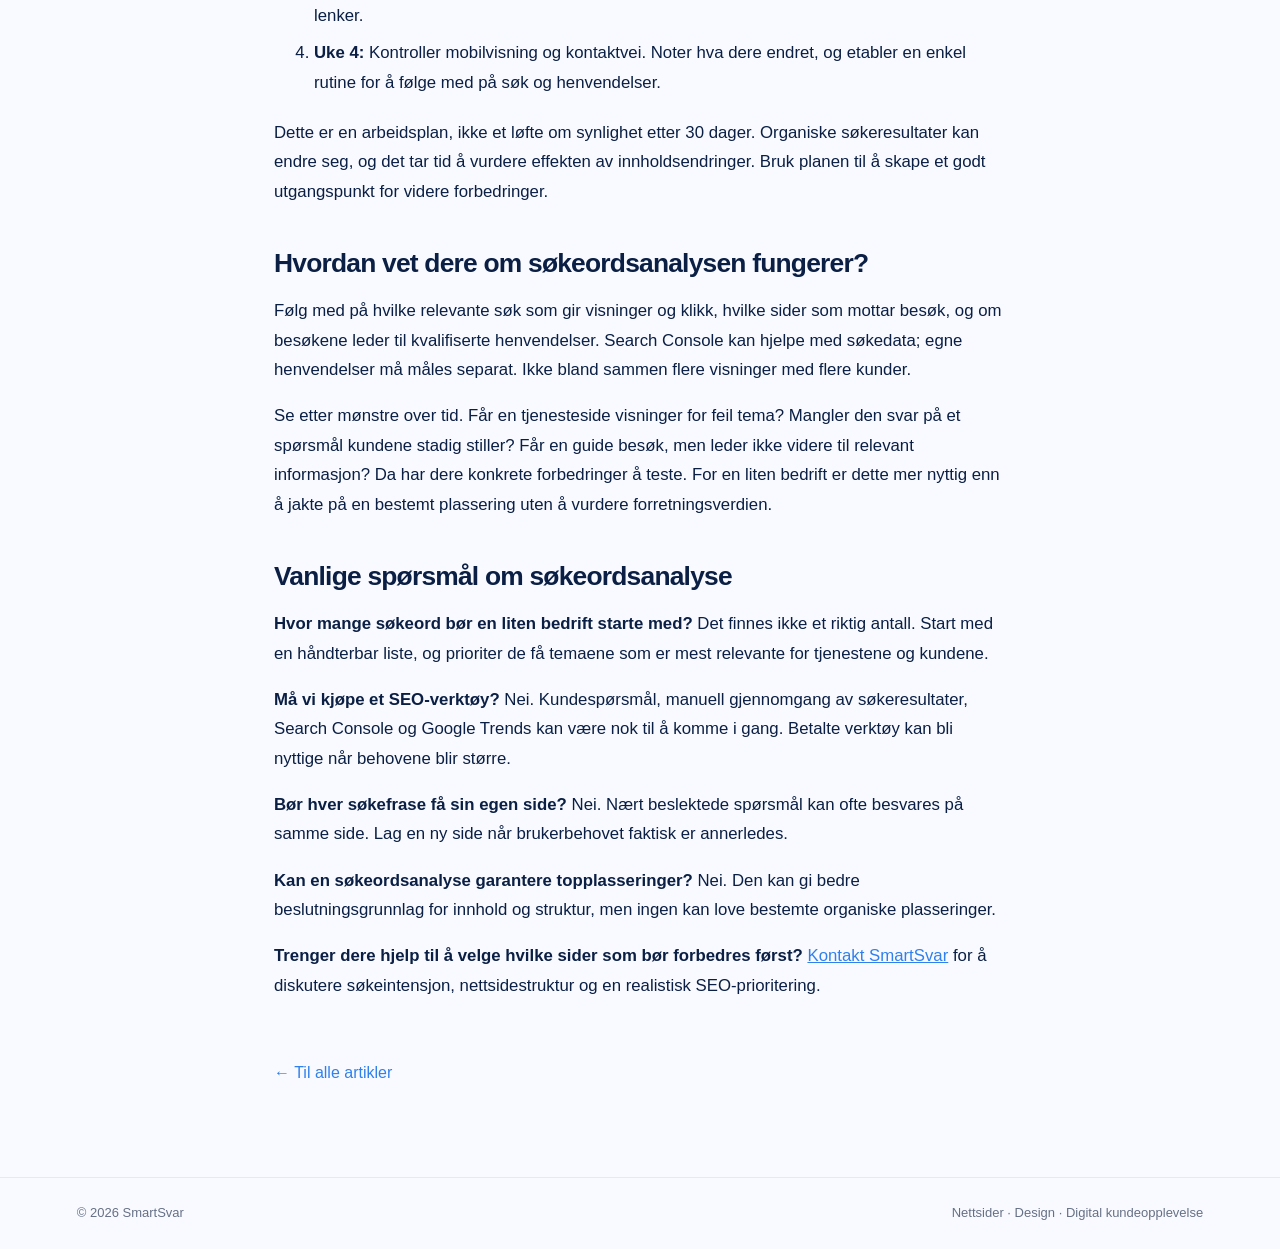
<file: public/blog/sokeordsanalyse-sma-bedrifter/index.html>
<!doctype html>
<html lang="no"><head>
<meta charset="utf-8"><meta name="viewport" content="width=device-width, initial-scale=1">
<title>Søkeordsanalyse for små bedrifter: steg for steg | SmartSvar</title>
<meta name="description" content="Lær å gjøre søkeordsanalyse for en liten bedrift. Finn relevante søk, forstå søkeintensjon og lag en konkret plan for nettsider og innhold."><meta name="robots" content="index,follow">
<link rel="canonical" href="https://smartsvar.no/blog/sokeordsanalyse-sma-bedrifter/">
<meta property="og:type" content="article"><meta property="og:title" content="Søkeordsanalyse for små bedrifter: steg for steg"><meta property="og:description" content="Lær å gjøre søkeordsanalyse for en liten bedrift. Finn relevante søk, forstå søkeintensjon og lag en konkret plan for nettsider og innhold."><meta property="og:url" content="https://smartsvar.no/blog/sokeordsanalyse-sma-bedrifter/"><meta property="og:site_name" content="SmartSvar"><meta property="og:locale" content="nb_NO">
<script type="application/ld+json">{"@context":"https://schema.org","@type":"Article","headline":"Søkeordsanalyse for små bedrifter: steg for steg","description":"Lær å gjøre søkeordsanalyse for en liten bedrift. Finn relevante søk, forstå søkeintensjon og lag en konkret plan for nettsider og innhold.","inLanguage":"nb-NO","datePublished":"2026-10-26","dateModified":"2026-10-26","author":{"@type":"Organization","name":"SmartSvar","url":"https://smartsvar.no/"},"publisher":{"@type":"Organization","name":"SmartSvar","url":"https://smartsvar.no/"},"mainEntityOfPage":{"@type":"WebPage","@id":"https://smartsvar.no/blog/sokeordsanalyse-sma-bedrifter/"}}</script>
<style>:root{color-scheme:light;--ink:#0b1f44;--blue:#2f80ed;--muted:#667085;--line:#e5e9f0}*{box-sizing:border-box}body{margin:0;background:#f8faff;color:var(--ink);font-family:Inter,Arial,sans-serif;line-height:1.75}.top{padding:24px 6vw;border-bottom:1px solid var(--line);display:flex;justify-content:space-between;align-items:center;background:#fff}.brand{font-weight:800;letter-spacing:-.05em;color:var(--ink);text-decoration:none}.top a:last-child{color:var(--blue);text-decoration:none;font-size:14px}.article{max-width:780px;margin:0 auto;padding:64px 24px 90px}.eyebrow{text-transform:uppercase;letter-spacing:.14em;font:11px monospace;color:var(--blue)}h1{font-size:clamp(2.4rem,6vw,4.5rem);line-height:1.06;letter-spacing:-.055em;margin:16px 0 22px}.intro{font-size:1.25rem;color:#475467;line-height:1.6}.body{margin-top:40px;font-size:1.05rem}.body h2{font-size:1.65rem;letter-spacing:-.03em;line-height:1.2;margin:42px 0 14px}.body a{color:var(--blue)}.body li{padding:4px 0}.back{display:inline-block;margin-top:42px;color:var(--blue);text-decoration:none}.footer{border-top:1px solid var(--line);padding:24px 6vw;color:var(--muted);font-size:13px;display:flex;justify-content:space-between;gap:16px;flex-wrap:wrap}@media(max-width:600px){.article{padding-top:40px}.top{padding:18px 22px}}</style>
</head><body><header class="top"><a class="brand" href="/">SMARTSVAR®</a><a href="/blog/">Alle artikler ↗</a></header>
<main class="article"><div class="eyebrow">SEO · 2026-10-26</div><h1>Søkeordsanalyse for små bedrifter: steg for steg</h1><p class="intro">En god søkeordsanalyse begynner ikke med flest mulig søk. Den begynner med å forstå hvilke problemer kundene forsøker å løse, og hvilke sider som faktisk kan hjelpe dem videre.</p><div class="body"><p>Mange mindre bedrifter starter med å skrive om tjenestene slik de selv omtaler dem. Kundene kan bruke helt andre ord. En regnskapsbedrift kan for eksempel beskrive «økonomisk bistand», mens en mulig kunde undersøker «regnskapsfører for enkeltpersonforetak» eller «hjelp med årsoppgjør». En søkeordsanalyse undersøker denne forskjellen før dere bestemmer hvilke sider og artikler som skal lages.</p>
<p>Målet er ikke å fylle nettsiden med flest mulig søkeord. Målet er å finne spørsmål og behov som virksomheten faktisk kan besvare, og koble dem til innhold som gjør neste steg tydelig. Her er en metode som kan gjennomføres uten et stort SEO-budsjett.</p>

<h2>Hva er søkeordsanalyse, og hvorfor trenger en liten bedrift det?</h2>
<p>Søkeordsanalyse er arbeidet med å kartlegge ord og formuleringer folk bruker i søkemotorer, forstå hva de ønsker å oppnå, og vurdere om virksomheten har et relevant svar. Resultatet bør være en prioritert plan, ikke bare et regneark med lange lister.</p>
<p>For en liten bedrift er dette spesielt nyttig når tiden er begrenset. Hvis dere bare rekker å forbedre tre sider, er det viktigere å velge de tre riktige enn å produsere ti generelle blogginnlegg. En god analyse kan også avsløre at eksisterende tjenestesider trenger tydeligere informasjon, ikke at dere trenger mer innhold.</p>

<h2>Steg 1: Begynn med tjenester, kunder og virkelige spørsmål</h2>
<p>Lag først en enkel oversikt over tjenestene dere faktisk tilbyr, hvem de passer for, og hvilke spørsmål som dukker opp før et kjøp. Bruk gjerne henvendelser fra e-post, telefonsamtaler, tilbudsprosesser og kundemøter. Formuler spørsmålene slik en kunde ville skrevet dem, ikke slik de står i en intern tjenestekatalog.</p>
<ul>
<li><strong>Tjeneste:</strong> Hva heter det kunden ønsker hjelp med?</li>
<li><strong>Problem:</strong> Hva har skjedd, eller hva ønsker kunden å oppnå?</li>
<li><strong>Beslutning:</strong> Hva må kunden vite om pris, prosess, tidsbruk eller alternativer?</li>
<li><strong>Geografi:</strong> Er stedet relevant for hvor dere faktisk leverer?</li>
</ul>
<p>Et nyttig utgangspunkt er å samle 15–30 mulige søkefraser. Dette er en arbeidsliste, ikke et mål for hvor mange sider som skal publiseres. Merk uttrykk dere er usikre på, slik at de kan undersøkes senere.</p>

<h2>Steg 2: Skill mellom informasjonssøk og kjøpsrettede søk</h2>
<p>To søk om samme tema kan kreve helt forskjellige svar. «Hva er årsoppgjør?» er et spørsmål som passer i en forklarende guide. «Regnskapsfører årsoppgjør pris» peker mer mot en tjenesteside med omfang, prosess og kontaktmulighet. «Regnskapsfører Oslo» kan ha tydelig lokal intensjon.</p>
<p>Del søkene inn i tre praktiske grupper: <strong>lære</strong> (forstå et problem), <strong>vurdere</strong> (sammenligne løsninger) og <strong>kontakte eller kjøpe</strong> (finne en leverandør). Det er ikke en fasit for alle søk. Se på resultatene i Google for å undersøke hva søkemotoren faktisk viser: guider, tjenestesider, kartresultater eller produktoversikter.</p>
<p>En vanlig feil er å skrive en lang bloggpost for et søk der folk egentlig ønsker en konkret tjeneste. Da kan siden være informativ, men fortsatt ikke dekke behovet godt nok.</p>

<h2>Steg 3: Bruk gratis datakilder før dere kjøper SEO-verktøy</h2>
<p><strong>Google Search Console</strong> kan vise hvilke søk som allerede gir nettstedet visninger og klikk i Google-søk. Start med søk der en eksisterende side er relevant, men budskapet kan bli tydeligere. Tallene gjelder synlighet i Google-søk, ikke antall faktiske kunder. Se <a href="https://support.google.com/webmasters/answer/7042828?hl=no">Googles forklaring av klikk og visninger</a>.</p>
<p><strong>Google Trends</strong> viser relativ søkeinteresse over tid og på tvers av steder. Det er nyttig for å sammenligne formuleringer og undersøke sesongvariasjon, men grafen er ikke en oversikt over eksakte månedlige søk. Google beskriver hvordan verktøyet kan brukes til <a href="https://developers.google.com/search/docs/monitor-debug/trends-start">søkeordsundersøkelser</a>.</p>
<p><strong>Google Ads Søkeordplanlegger</strong> kan gi ideer og estimater for søkeord. Husk at konkurranse og budpriser der først og fremst er laget for annonsering; de er ikke et direkte mål på hvor vanskelig det er å rangere organisk. Bruk derfor tallene som støtte, ikke som eneste beslutningsgrunnlag. Les mer i <a href="https://ads.google.com/home/tools/keyword-planner/">Googles beskrivelse av verktøyet</a>.</p>
<p>Har dere ennå ikke Search Console-data, er det ingen grunn til å vente. Begynn med kundespørsmål, relevante søk og en gjennomgang av resultatene. Datagrunnlaget kan forbedres etter hvert.</p>

<h2>Steg 4: Undersøk de norske søkeresultatene manuelt</h2>
<p>Velg et knippe prioriterte søk og undersøk resultatene på norsk. Legg merke til hvilken type sider som dominerer, hvilke spørsmål de besvarer, og hva de ikke forklarer godt. Hvis dere tilbyr lokale tjenester, sjekk om stedsnavn endrer resultatene. Bruk bare geografiske betegnelser som stemmer med det faktiske leveringsområdet.</p>
<p>Spør dere selv: Ville vår side vært et nyttig svar på dette søket? Kan vi vise konkret fagkunnskap, forklare arbeidsprosessen eller gi tydeligere informasjon enn det som allerede finnes? Ikke kopier strukturen eller formuleringene til konkurrentene. Bruk gjennomgangen til å forstå behovet og lage et bedre, selvstendig svar.</p>

<h2>Steg 5: Prioriter søkeord etter forretningsverdi, ikke bare volum</h2>
<p>Vurder hver kandidat med fire enkle spørsmål: Er søket relevant for tjenesten? Er personen sannsynligvis i målgruppen? Kan vi lage en side som svarer ordentlig? Har vi kapasitet til å holde informasjonen oppdatert? Noter gjerne «høy», «middels» eller «lav» for hver vurdering.</p>
<p>Et bredt søk kan ha stor interesse, men være lite presist. Et mer spesifikt søk kan ha færre søkere og likevel være viktig for virksomheten. Det betyr ikke at lange søk automatisk er enkle å rangere for eller at de alltid konverterer bedre. Relevans og søkeintensjon må vurderes i hvert enkelt tilfelle.</p>
<p>Begynn gjerne med søk knyttet til tjenester dere ønsker å selge mer av, og spørsmål som allerede går igjen i kundedialogen. Det gjør det enklere å vurdere om innholdet faktisk hjelper salgsarbeidet.</p>

<h2>Steg 6: Koble hvert tema til riktig side</h2>
<p>Lag en liten innholdsplan med kolonnene <strong>søk/tema</strong>, <strong>intensjon</strong>, <strong>målgruppe</strong>, <strong>eksisterende eller ny URL</strong> og <strong>neste tiltak</strong>. En tjenesteside kan dekke flere nært beslektede formuleringer. Dere trenger ikke en egen underside for hver variant av samme spørsmål.</p>
<p>Hvis dere allerede har en side om tjenesten, bør dere ofte forbedre den før dere lager en nesten identisk artikkel. To sider som prøver å svare på nøyaktig samme behov, kan gjøre nettstedet unødvendig uoversiktlig. Skriv heller en utfyllende guide når spørsmålet faktisk krever en annen type innhold.</p>
<p>Et godt eksempel på en tydelig tjenesteside er å kombinere hva dere leverer, hvem det passer for, prosessen, relevante spørsmål og en synlig kontaktmulighet. Se også vår guide om <a href="/blog/nettside-som-skaper-kunder/">hva som kjennetegner en nettside som skaper henvendelser</a>.</p>

<h2>Steg 7: Skriv naturlig og bygg interne lenker</h2>
<p>Bruk hovedtemaet i en beskrivende sidetittel, en tydelig H1 og relevant brødtekst. Lag H2-overskrifter som hjelper leseren å finne svar. Skriv naturlig, og bruk vanlige norske ord der de er mer forståelige enn faguttrykk. Det er ingen grunn til å gjenta samme søkefrase mekanisk.</p>
<p>Lenk til beslektede sider når lenken faktisk hjelper leseren. En artikkel om valg av søkeord kan for eksempel peke til en tjenesteside eller en guide om hvordan dere <a href="/blog/derfor-forlater-kunder-nettsiden/">reduserer hindringer på nettsiden</a>. Sørg for at lenketeksten forteller hva leseren finner, og at sidene dere lenker til eksisterer.</p>
<p>Google anbefaler nyttig, originalt og godt organisert innhold fremfor tekst laget for å manipulere rangeringer. Les <a href="https://developers.google.com/search/docs/fundamentals/seo-starter-guide">Googles grunnleggende SEO-veiledning</a> for prinsippene bak dette.</p>

<h2>Et illustrerende eksempel: Fra bredt tema til konkret plan</h2>
<p>Tenk dere en <em>fiktiv</em> lokal malerbedrift. «Maling» er et svært bredt tema. Bedriften kan i stedet undersøke formuleringer som «male hus utvendig pris», «når kan man male huset» og «malerfirma i [faktisk tjenesteområde]». Dette er eksempler på mulige søk, ikke dokumenterte søkevolumer.</p>
<p>En naturlig plan kan være å forbedre tjenestesiden for utvendig maling, lage en informativ guide om sesong og forberedelser, og forklare hvordan befaring og pristilbud fungerer. De tre delene svarer på ulike spørsmål, men kan lenke til hverandre. Bedriften må fortsatt undersøke faktiske søkeresultater og eget tjenestetilbud før den bestemmer prioritet.</p>

<h2>En gjennomførbar plan for de neste 30 dagene</h2>
<ol>
<li><strong>Uke 1:</strong> Samle kundespørsmål, tjenester og mulige søk. Fjern uttrykk som ikke passer tilbudet.</li>
<li><strong>Uke 2:</strong> Undersøk søkeintensjon og norske søkeresultater. Bruk Search Console, Trends eller Søkeordplanlegger der dere har tilgang.</li>
<li><strong>Uke 3:</strong> Velg to eller tre prioriterte sider. Forbedre titler, forklaringer, overskrifter og interne lenker.</li>
<li><strong>Uke 4:</strong> Kontroller mobilvisning og kontaktvei. Noter hva dere endret, og etabler en enkel rutine for å følge med på søk og henvendelser.</li>
</ol>
<p>Dette er en arbeidsplan, ikke et løfte om synlighet etter 30 dager. Organiske søkeresultater kan endre seg, og det tar tid å vurdere effekten av innholdsendringer. Bruk planen til å skape et godt utgangspunkt for videre forbedringer.</p>

<h2>Hvordan vet dere om søkeordsanalysen fungerer?</h2>
<p>Følg med på hvilke relevante søk som gir visninger og klikk, hvilke sider som mottar besøk, og om besøkene leder til kvalifiserte henvendelser. Search Console kan hjelpe med søkedata; egne henvendelser må måles separat. Ikke bland sammen flere visninger med flere kunder.</p>
<p>Se etter mønstre over tid. Får en tjenesteside visninger for feil tema? Mangler den svar på et spørsmål kundene stadig stiller? Får en guide besøk, men leder ikke videre til relevant informasjon? Da har dere konkrete forbedringer å teste. For en liten bedrift er dette mer nyttig enn å jakte på en bestemt plassering uten å vurdere forretningsverdien.</p>

<h2>Vanlige spørsmål om søkeordsanalyse</h2>
<p><strong>Hvor mange søkeord bør en liten bedrift starte med?</strong> Det finnes ikke et riktig antall. Start med en håndterbar liste, og prioriter de få temaene som er mest relevante for tjenestene og kundene.</p>
<p><strong>Må vi kjøpe et SEO-verktøy?</strong> Nei. Kundespørsmål, manuell gjennomgang av søkeresultater, Search Console og Google Trends kan være nok til å komme i gang. Betalte verktøy kan bli nyttige når behovene blir større.</p>
<p><strong>Bør hver søkefrase få sin egen side?</strong> Nei. Nært beslektede spørsmål kan ofte besvares på samme side. Lag en ny side når brukerbehovet faktisk er annerledes.</p>
<p><strong>Kan en søkeordsanalyse garantere topplasseringer?</strong> Nei. Den kan gi bedre beslutningsgrunnlag for innhold og struktur, men ingen kan love bestemte organiske plasseringer.</p>
<p><strong>Trenger dere hjelp til å velge hvilke sider som bør forbedres først?</strong> <a href="/#contact">Kontakt SmartSvar</a> for å diskutere søkeintensjon, nettsidestruktur og en realistisk SEO-prioritering.</p></div><a class="back" href="/blog/">← Til alle artikler</a></main>
<footer class="footer"><span>© 2026 SmartSvar</span><span>Nettsider · Design · Digital kundeopplevelse</span></footer></body></html>
</file>
